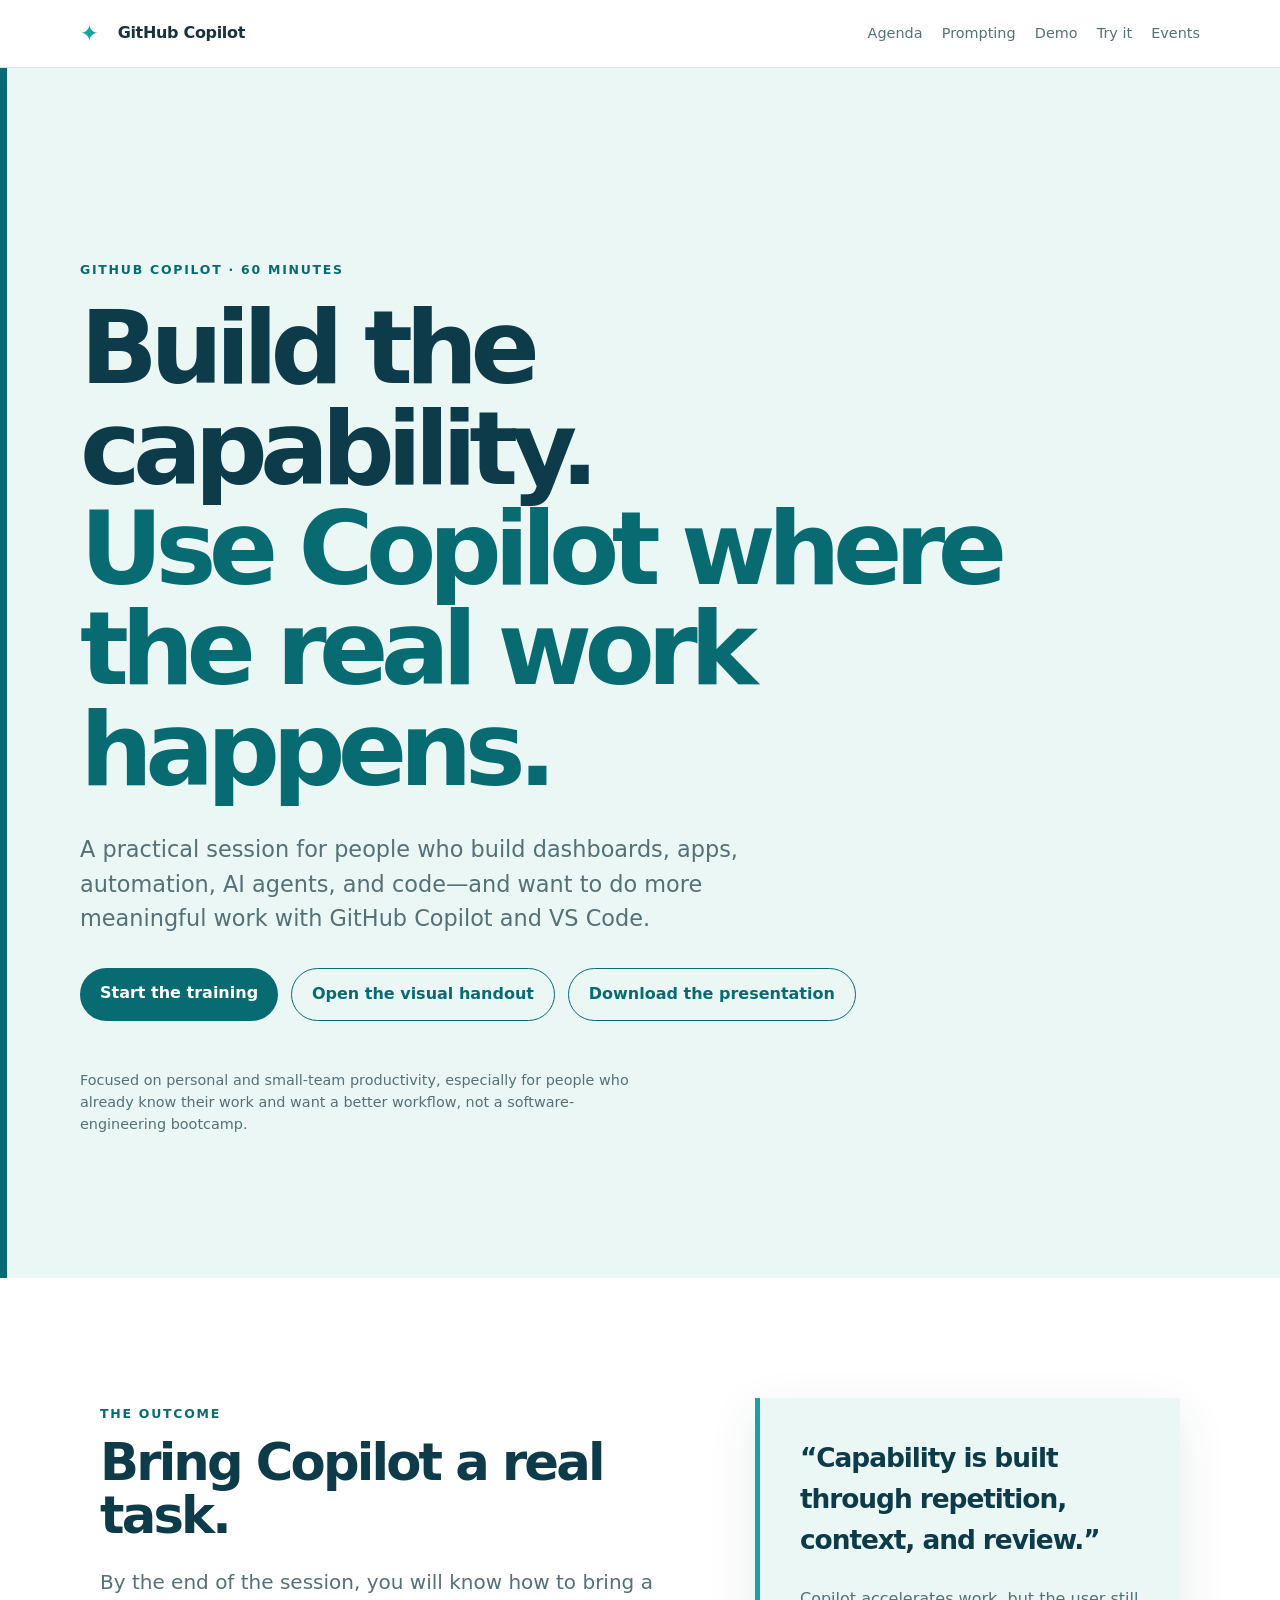
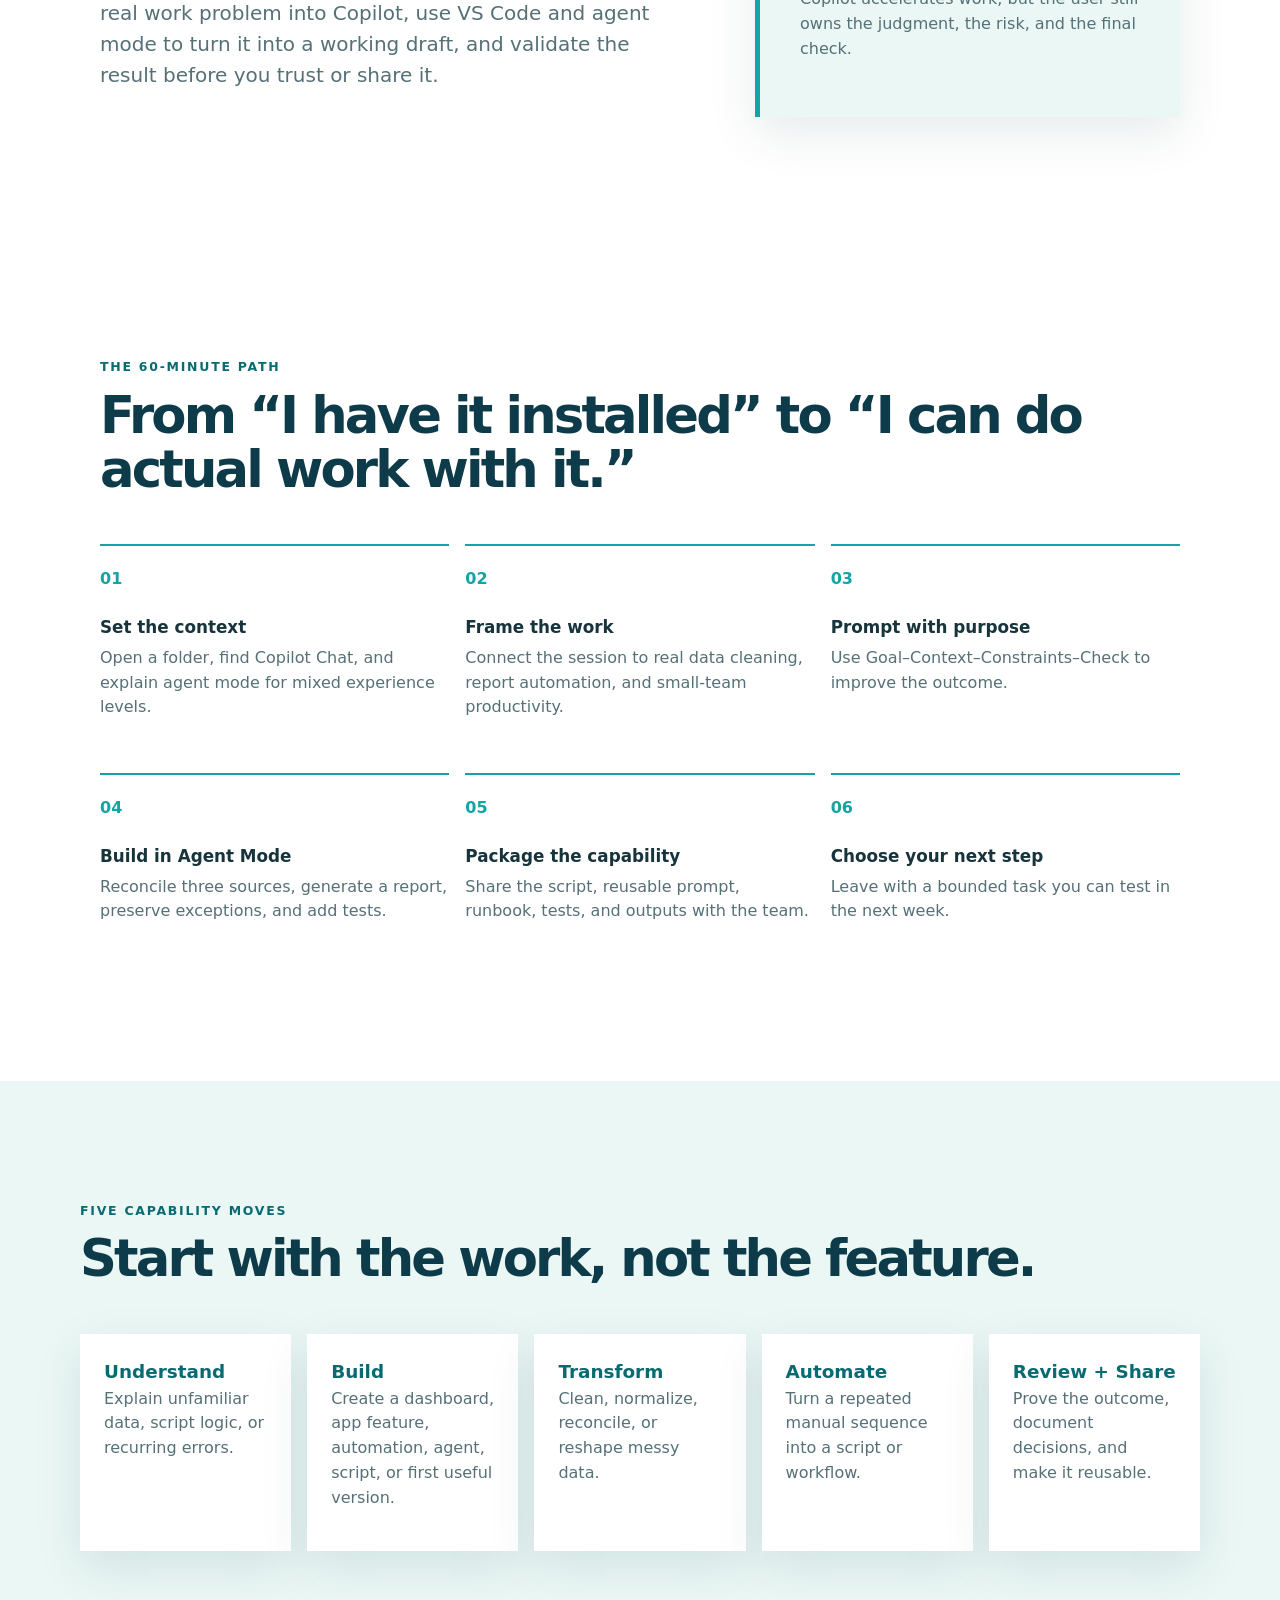
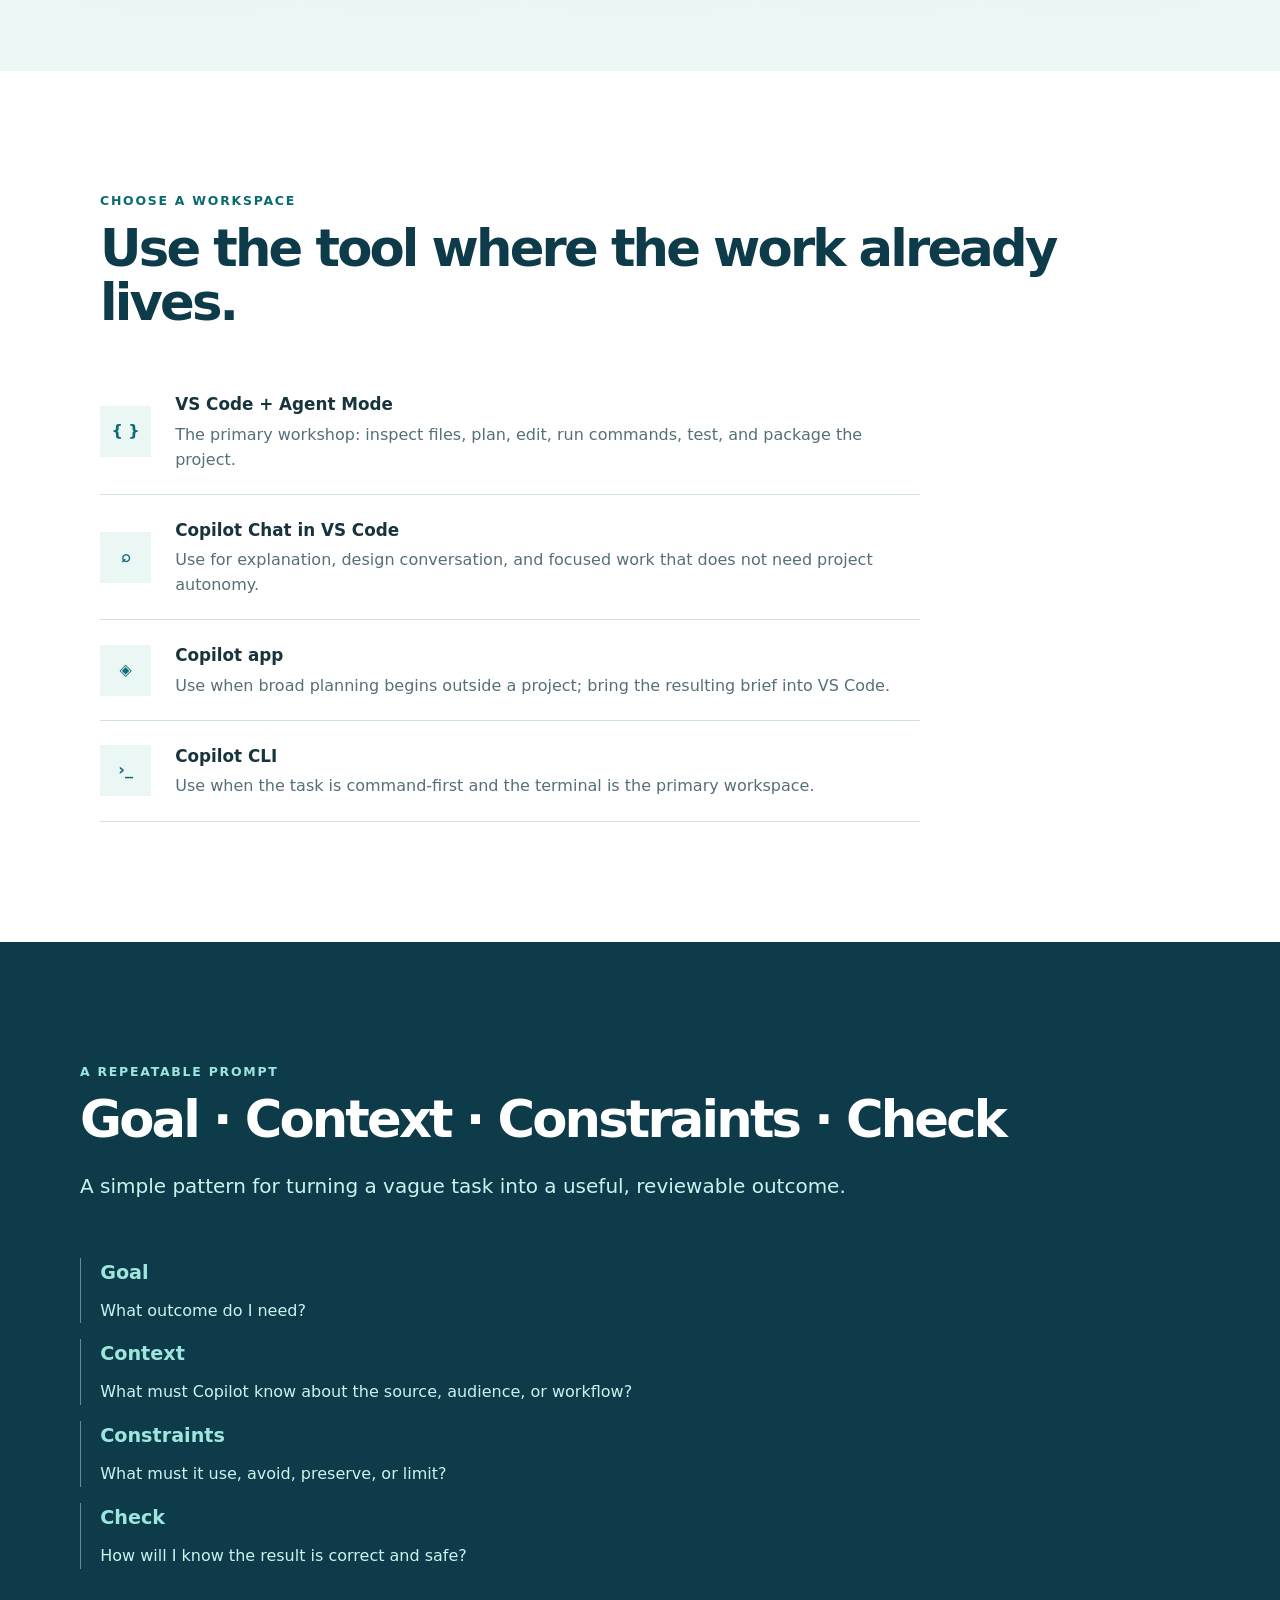
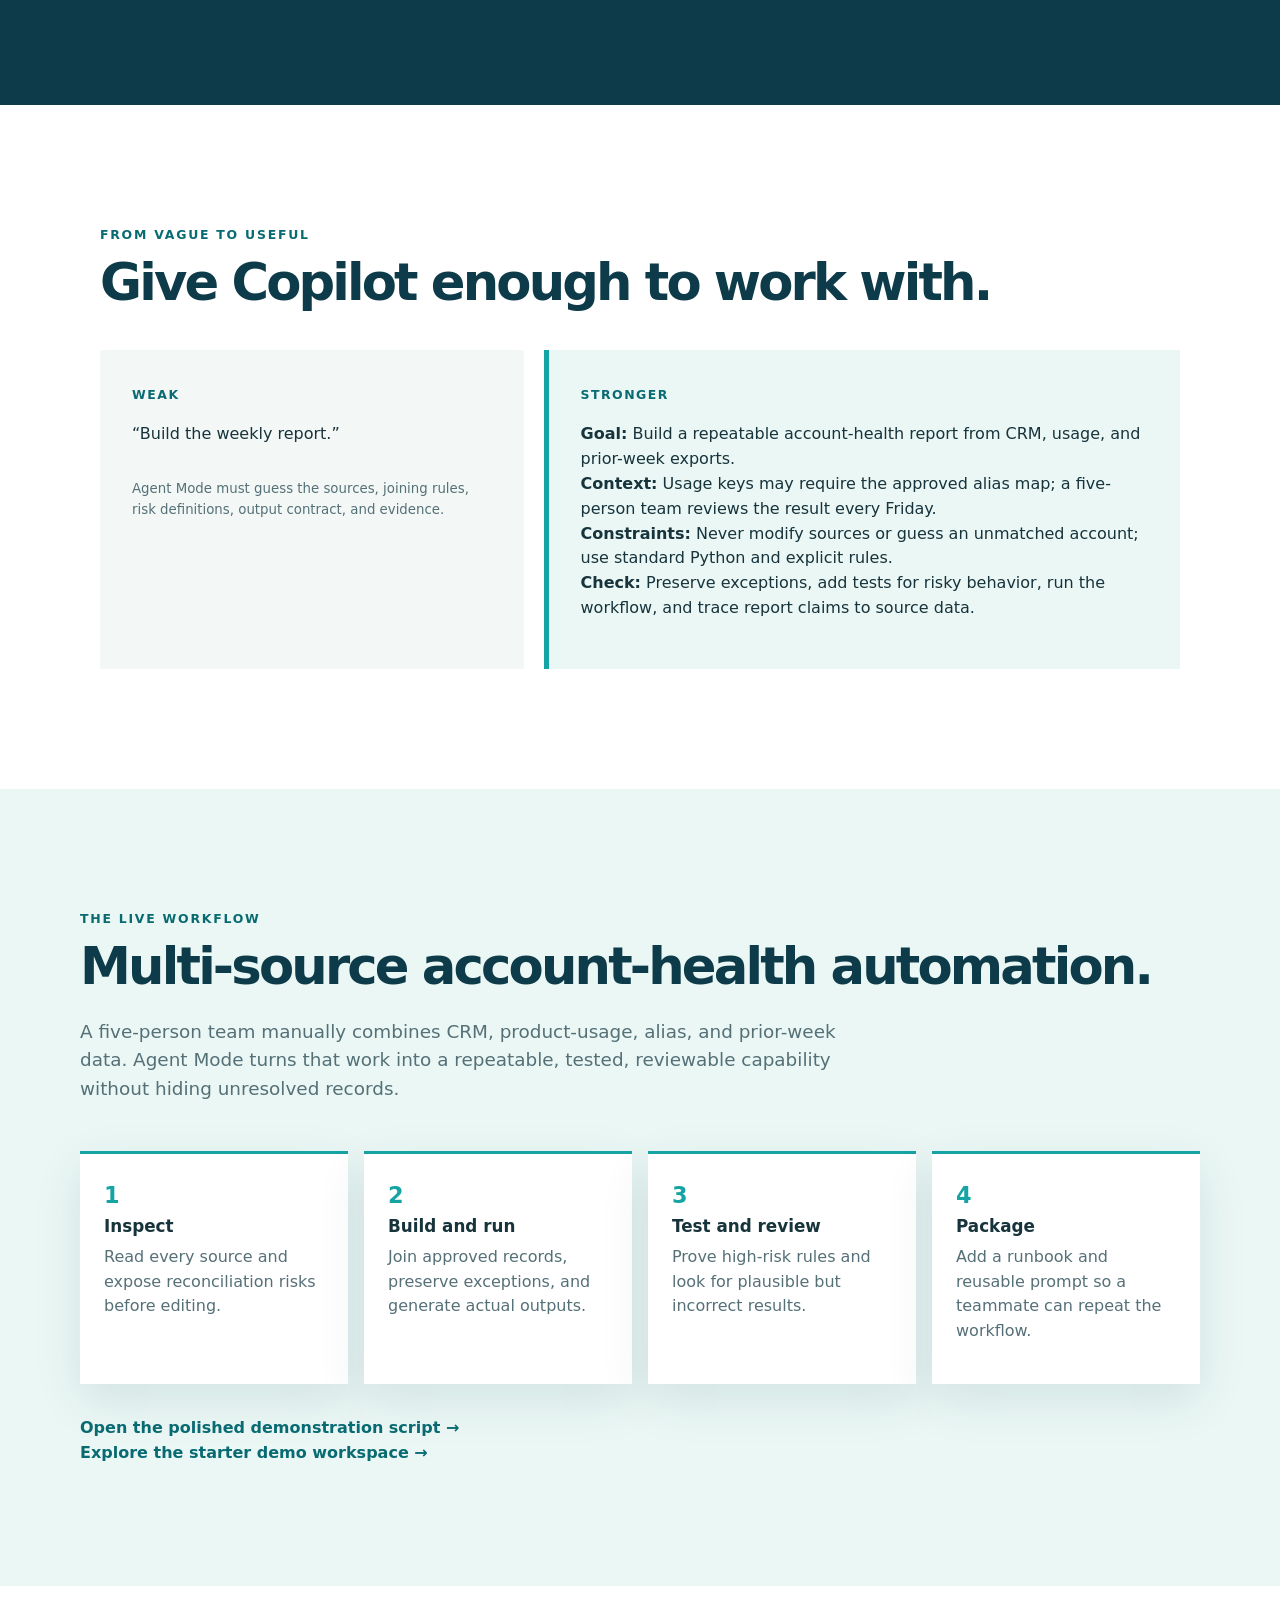
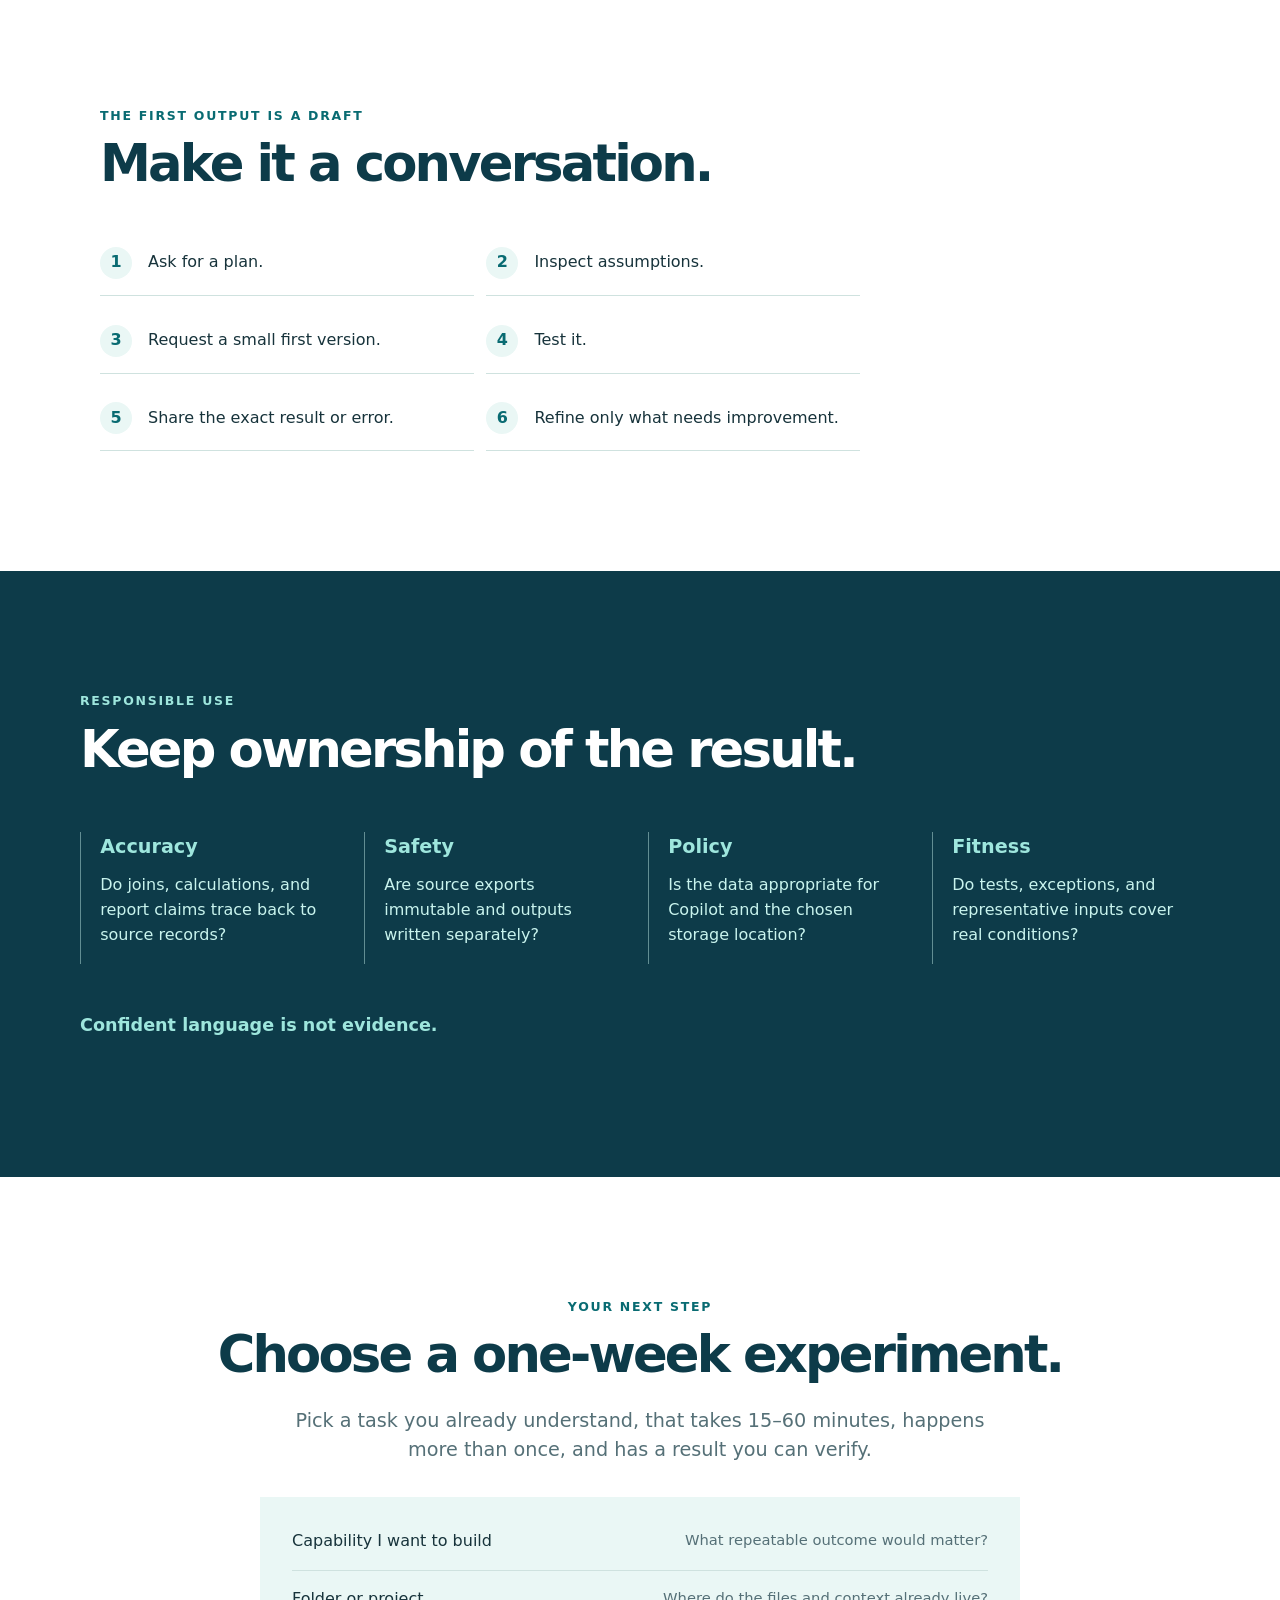
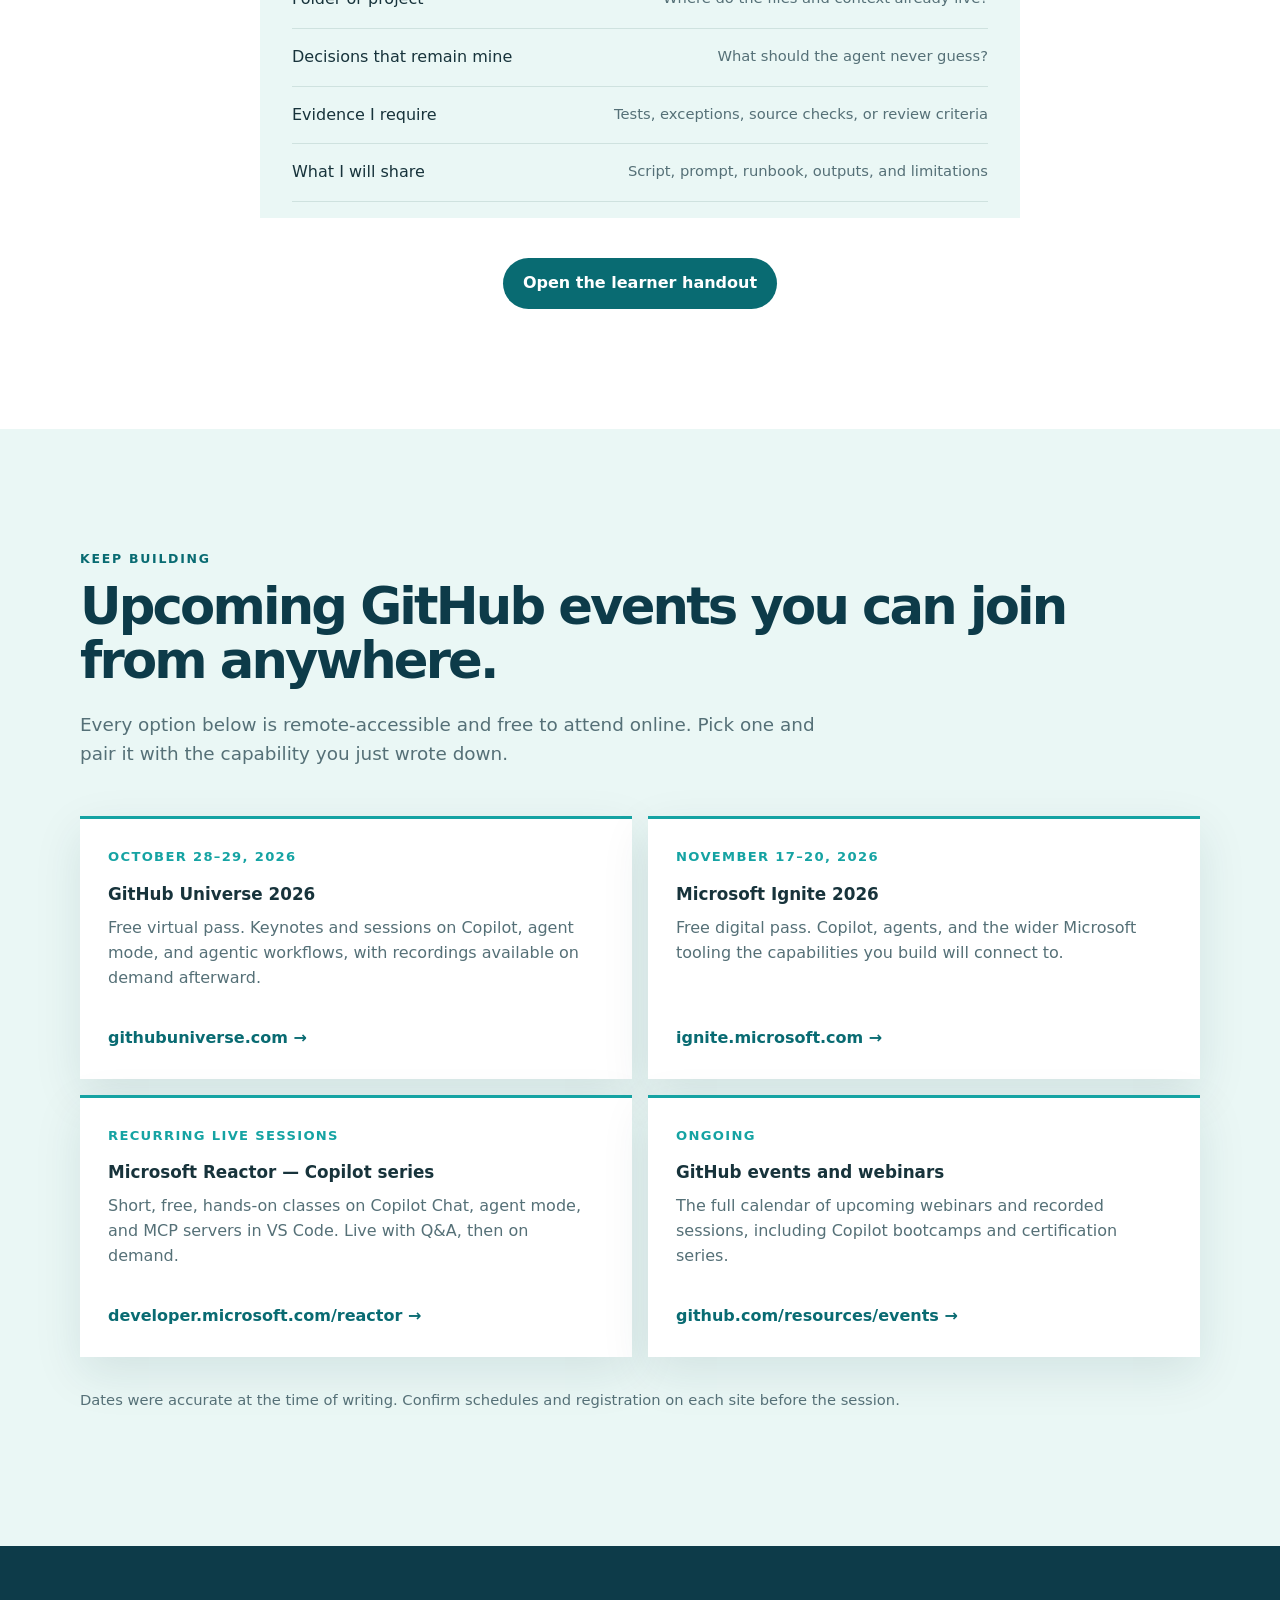
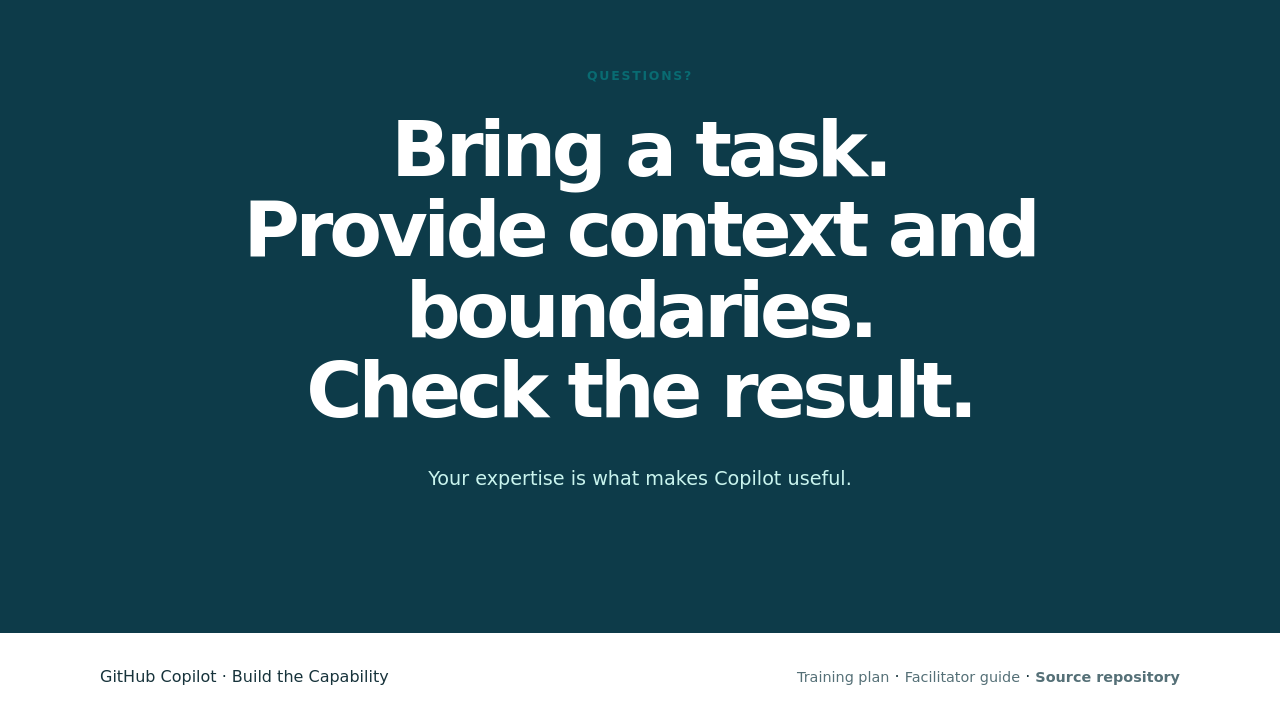
<file: index.html>
<!doctype html>
<html lang="en">
<head>
  <meta charset="utf-8">
  <meta name="viewport" content="width=device-width, initial-scale=1">
  <meta name="description" content="GitHub Copilot — Build the Capability. A one-hour training for people who use GitHub Copilot and VS Code to work faster.">
  <title>GitHub Copilot</title>
  <link rel="stylesheet" href="styles.css">
</head>
<body>
  <header class="site-header">
    <a class="brand" href="#home" aria-label="GitHub Copilot home">
      <span class="brand-mark">✦</span>
      <span>GitHub Copilot</span>
    </a>
    <nav aria-label="Primary navigation">
      <a href="#agenda">Agenda</a>
      <a href="#prompting">Prompting</a>
      <a href="#demo">Demo</a>
      <a href="#experiment">Try it</a>
      <a href="#events">Events</a>
    </nav>
  </header>

  <main>
    <section id="home" class="hero slide-section">
      <div class="hero-accent" aria-hidden="true"></div>
      <div class="eyebrow">GitHub Copilot · 60 minutes</div>
      <h1>Build the capability.<br><span>Use Copilot where the real work happens.</span></h1>
      <p class="hero-lede">A practical session for people who build dashboards, apps, automation, AI agents, and code—and want to do more meaningful work with GitHub Copilot and VS Code.</p>
      <div class="hero-actions">
        <a class="button button-primary" href="#agenda">Start the training</a>
        <a class="button button-secondary" href="learner-handout.html">Open the visual handout</a>
        <a class="button button-secondary" href="github-copilot.pptx">Download the presentation</a>
      </div>
      <p class="hero-note">Focused on personal and small-team productivity, especially for people who already know their work and want a better workflow, not a software-engineering bootcamp.</p>
    </section>

    <section id="outcome" class="slide-section split-section">
      <div>
        <div class="eyebrow">The outcome</div>
        <h2>Bring Copilot a real task.</h2>
        <p>By the end of the session, you will know how to bring a real work problem into Copilot, use VS Code and agent mode to turn it into a working draft, and validate the result before you trust or share it.</p>
      </div>
      <div class="callout-card">
        <p class="quote">“Capability is built through repetition, context, and review.”</p>
        <p>Copilot accelerates work, but the user still owns the judgment, the risk, and the final check.</p>
      </div>
    </section>

    <section id="agenda" class="slide-section">
      <div class="eyebrow">The 60-minute path</div>
      <h2>From “I have it installed” to “I can do actual work with it.”</h2>
      <div class="agenda-grid">
        <article><span>01</span><h3>Set the context</h3><p>Open a folder, find Copilot Chat, and explain agent mode for mixed experience levels.</p></article>
        <article><span>02</span><h3>Frame the work</h3><p>Connect the session to real data cleaning, report automation, and small-team productivity.</p></article>
        <article><span>03</span><h3>Prompt with purpose</h3><p>Use Goal–Context–Constraints–Check to improve the outcome.</p></article>
        <article><span>04</span><h3>Build in Agent Mode</h3><p>Reconcile three sources, generate a report, preserve exceptions, and add tests.</p></article>
        <article><span>05</span><h3>Package the capability</h3><p>Share the script, reusable prompt, runbook, tests, and outputs with the team.</p></article>
        <article><span>06</span><h3>Choose your next step</h3><p>Leave with a bounded task you can test in the next week.</p></article>
      </div>
    </section>

    <section id="patterns" class="slide-section tinted-section">
      <div class="eyebrow">Five capability moves</div>
      <h2>Start with the work, not the feature.</h2>
      <div class="pattern-grid">
        <article class="pattern-card"><strong>Understand</strong><p>Explain unfamiliar data, script logic, or recurring errors.</p></article>
        <article class="pattern-card"><strong>Build</strong><p>Create a dashboard, app feature, automation, agent, script, or first useful version.</p></article>
        <article class="pattern-card"><strong>Transform</strong><p>Clean, normalize, reconcile, or reshape messy data.</p></article>
        <article class="pattern-card"><strong>Automate</strong><p>Turn a repeated manual sequence into a script or workflow.</p></article>
        <article class="pattern-card"><strong>Review + Share</strong><p>Prove the outcome, document decisions, and make it reusable.</p></article>
      </div>
    </section>

    <section id="surfaces" class="slide-section">
      <div class="eyebrow">Choose a workspace</div>
      <h2>Use the tool where the work already lives.</h2>
      <div class="surface-list">
        <div class="surface-row"><span class="surface-icon">{ }</span><div><h3>VS Code + Agent Mode</h3><p>The primary workshop: inspect files, plan, edit, run commands, test, and package the project.</p></div></div>
        <div class="surface-row"><span class="surface-icon">⌕</span><div><h3>Copilot Chat in VS Code</h3><p>Use for explanation, design conversation, and focused work that does not need project autonomy.</p></div></div>
        <div class="surface-row"><span class="surface-icon">◈</span><div><h3>Copilot app</h3><p>Use when broad planning begins outside a project; bring the resulting brief into VS Code.</p></div></div>
        <div class="surface-row"><span class="surface-icon">›_</span><div><h3>Copilot CLI</h3><p>Use when the task is command-first and the terminal is the primary workspace.</p></div></div>
      </div>
    </section>

    <section id="prompting" class="slide-section dark-section">
      <div class="eyebrow">A repeatable prompt</div>
      <h2>Goal · Context · Constraints · Check</h2>
      <p class="dark-lede">A simple pattern for turning a vague task into a useful, reviewable outcome.</p>
      <div class="prompt-grid">
        <div><span>Goal</span><p>What outcome do I need?</p></div>
        <div><span>Context</span><p>What must Copilot know about the source, audience, or workflow?</p></div>
        <div><span>Constraints</span><p>What must it use, avoid, preserve, or limit?</p></div>
        <div><span>Check</span><p>How will I know the result is correct and safe?</p></div>
      </div>
    </section>

    <section id="example" class="slide-section">
      <div class="eyebrow">From vague to useful</div>
      <h2>Give Copilot enough to work with.</h2>
      <div class="comparison">
        <div class="comparison-card weak"><span class="label">Weak</span><p>“Build the weekly report.”</p><small>Agent Mode must guess the sources, joining rules, risk definitions, output contract, and evidence.</small></div>
        <div class="comparison-card strong"><span class="label">Stronger</span><p><b>Goal:</b> Build a repeatable account-health report from CRM, usage, and prior-week exports.<br><b>Context:</b> Usage keys may require the approved alias map; a five-person team reviews the result every Friday.<br><b>Constraints:</b> Never modify sources or guess an unmatched account; use standard Python and explicit rules.<br><b>Check:</b> Preserve exceptions, add tests for risky behavior, run the workflow, and trace report claims to source data.</p></div>
      </div>
    </section>

    <section id="demo" class="slide-section tinted-section">
      <div class="eyebrow">The live workflow</div>
      <h2>Multi-source account-health automation.</h2>
      <p class="section-intro">A five-person team manually combines CRM, product-usage, alias, and prior-week data. Agent Mode turns that work into a repeatable, tested, reviewable capability without hiding unresolved records.</p>
      <div class="workflow">
        <div><b>1</b><h3>Inspect</h3><p>Read every source and expose reconciliation risks before editing.</p></div>
        <div><b>2</b><h3>Build and run</h3><p>Join approved records, preserve exceptions, and generate actual outputs.</p></div>
        <div><b>3</b><h3>Test and review</h3><p>Prove high-risk rules and look for plausible but incorrect results.</p></div>
        <div><b>4</b><h3>Package</h3><p>Add a runbook and reusable prompt so a teammate can repeat the workflow.</p></div>
      </div>
      <a class="text-link" href="demo-script.html">Open the polished demonstration script →</a><br>
      <a class="text-link" href="demo-workspace/DEMO-BRIEF.html">Explore the starter demo workspace →</a>
    </section>

    <section id="conversation" class="slide-section">
      <div class="eyebrow">The first output is a draft</div>
      <h2>Make it a conversation.</h2>
      <div class="steps">
        <span><b>1</b>Ask for a plan.</span>
        <span><b>2</b>Inspect assumptions.</span>
        <span><b>3</b>Request a small first version.</span>
        <span><b>4</b>Test it.</span>
        <span><b>5</b>Share the exact result or error.</span>
        <span><b>6</b>Refine only what needs improvement.</span>
      </div>
    </section>

    <section id="trust" class="slide-section dark-section">
      <div class="eyebrow">Responsible use</div>
      <h2>Keep ownership of the result.</h2>
      <div class="trust-grid">
        <div><span>Accuracy</span><p>Do joins, calculations, and report claims trace back to source records?</p></div>
        <div><span>Safety</span><p>Are source exports immutable and outputs written separately?</p></div>
        <div><span>Policy</span><p>Is the data appropriate for Copilot and the chosen storage location?</p></div>
        <div><span>Fitness</span><p>Do tests, exceptions, and representative inputs cover real conditions?</p></div>
      </div>
      <p class="warning">Confident language is not evidence.</p>
    </section>

    <section id="experiment" class="slide-section experiment-section">
      <div class="eyebrow">Your next step</div>
      <h2>Choose a one-week experiment.</h2>
      <p>Pick a task you already understand, that takes 15–60 minutes, happens more than once, and has a result you can verify.</p>
      <div class="experiment-card">
        <label>Capability I want to build <span>What repeatable outcome would matter?</span></label>
        <label>Folder or project <span>Where do the files and context already live?</span></label>
        <label>Decisions that remain mine <span>What should the agent never guess?</span></label>
        <label>Evidence I require <span>Tests, exceptions, source checks, or review criteria</span></label>
        <label>What I will share <span>Script, prompt, runbook, outputs, and limitations</span></label>
      </div>
      <a class="button button-primary" href="learner-handout.html">Open the learner handout</a>
    </section>

    <section id="events" class="slide-section tinted-section">
      <div class="eyebrow">Keep building</div>
      <h2>Upcoming GitHub events you can join from anywhere.</h2>
      <p class="section-intro">Every option below is remote-accessible and free to attend online. Pick one and pair it with the capability you just wrote down.</p>
      <div class="events-grid">
        <article class="event-card">
          <span class="event-date">October 28–29, 2026</span>
          <h3>GitHub Universe 2026</h3>
          <p>Free virtual pass. Keynotes and sessions on Copilot, agent mode, and agentic workflows, with recordings available on demand afterward.</p>
          <a class="text-link" href="https://githubuniverse.com" target="_blank" rel="noopener">githubuniverse.com →</a>
        </article>
        <article class="event-card">
          <span class="event-date">November 17–20, 2026</span>
          <h3>Microsoft Ignite 2026</h3>
          <p>Free digital pass. Copilot, agents, and the wider Microsoft tooling the capabilities you build will connect to.</p>
          <a class="text-link" href="https://ignite.microsoft.com" target="_blank" rel="noopener">ignite.microsoft.com →</a>
        </article>
        <article class="event-card">
          <span class="event-date">Recurring live sessions</span>
          <h3>Microsoft Reactor — Copilot series</h3>
          <p>Short, free, hands-on classes on Copilot Chat, agent mode, and MCP servers in VS Code. Live with Q&amp;A, then on demand.</p>
          <a class="text-link" href="https://developer.microsoft.com/reactor" target="_blank" rel="noopener">developer.microsoft.com/reactor →</a>
        </article>
        <article class="event-card">
          <span class="event-date">Ongoing</span>
          <h3>GitHub events and webinars</h3>
          <p>The full calendar of upcoming webinars and recorded sessions, including Copilot bootcamps and certification series.</p>
          <a class="text-link" href="https://github.com/resources/events" target="_blank" rel="noopener">github.com/resources/events →</a>
        </article>
      </div>
      <p class="events-note">Dates were accurate at the time of writing. Confirm schedules and registration on each site before the session.</p>
    </section>

    <section class="closing slide-section">
      <div class="eyebrow">Questions?</div>
      <h2>Bring a task.<br>Provide context and boundaries.<br>Check the result.</h2>
      <p>Your expertise is what makes Copilot useful.</p>
    </section>
  </main>

  <footer class="site-footer">
    <span>GitHub Copilot · Build the Capability</span>
    <span><a href="training-plan.md">Training plan</a> · <a href="facilitator-guide.html">Facilitator guide</a> · <a class="repo-link" href="https://github.com/beardofedu/github-copilot-professional-productivity-training" target="_blank" rel="noopener">Source repository</a></span>
  </footer>
</body>
</html>
</file>
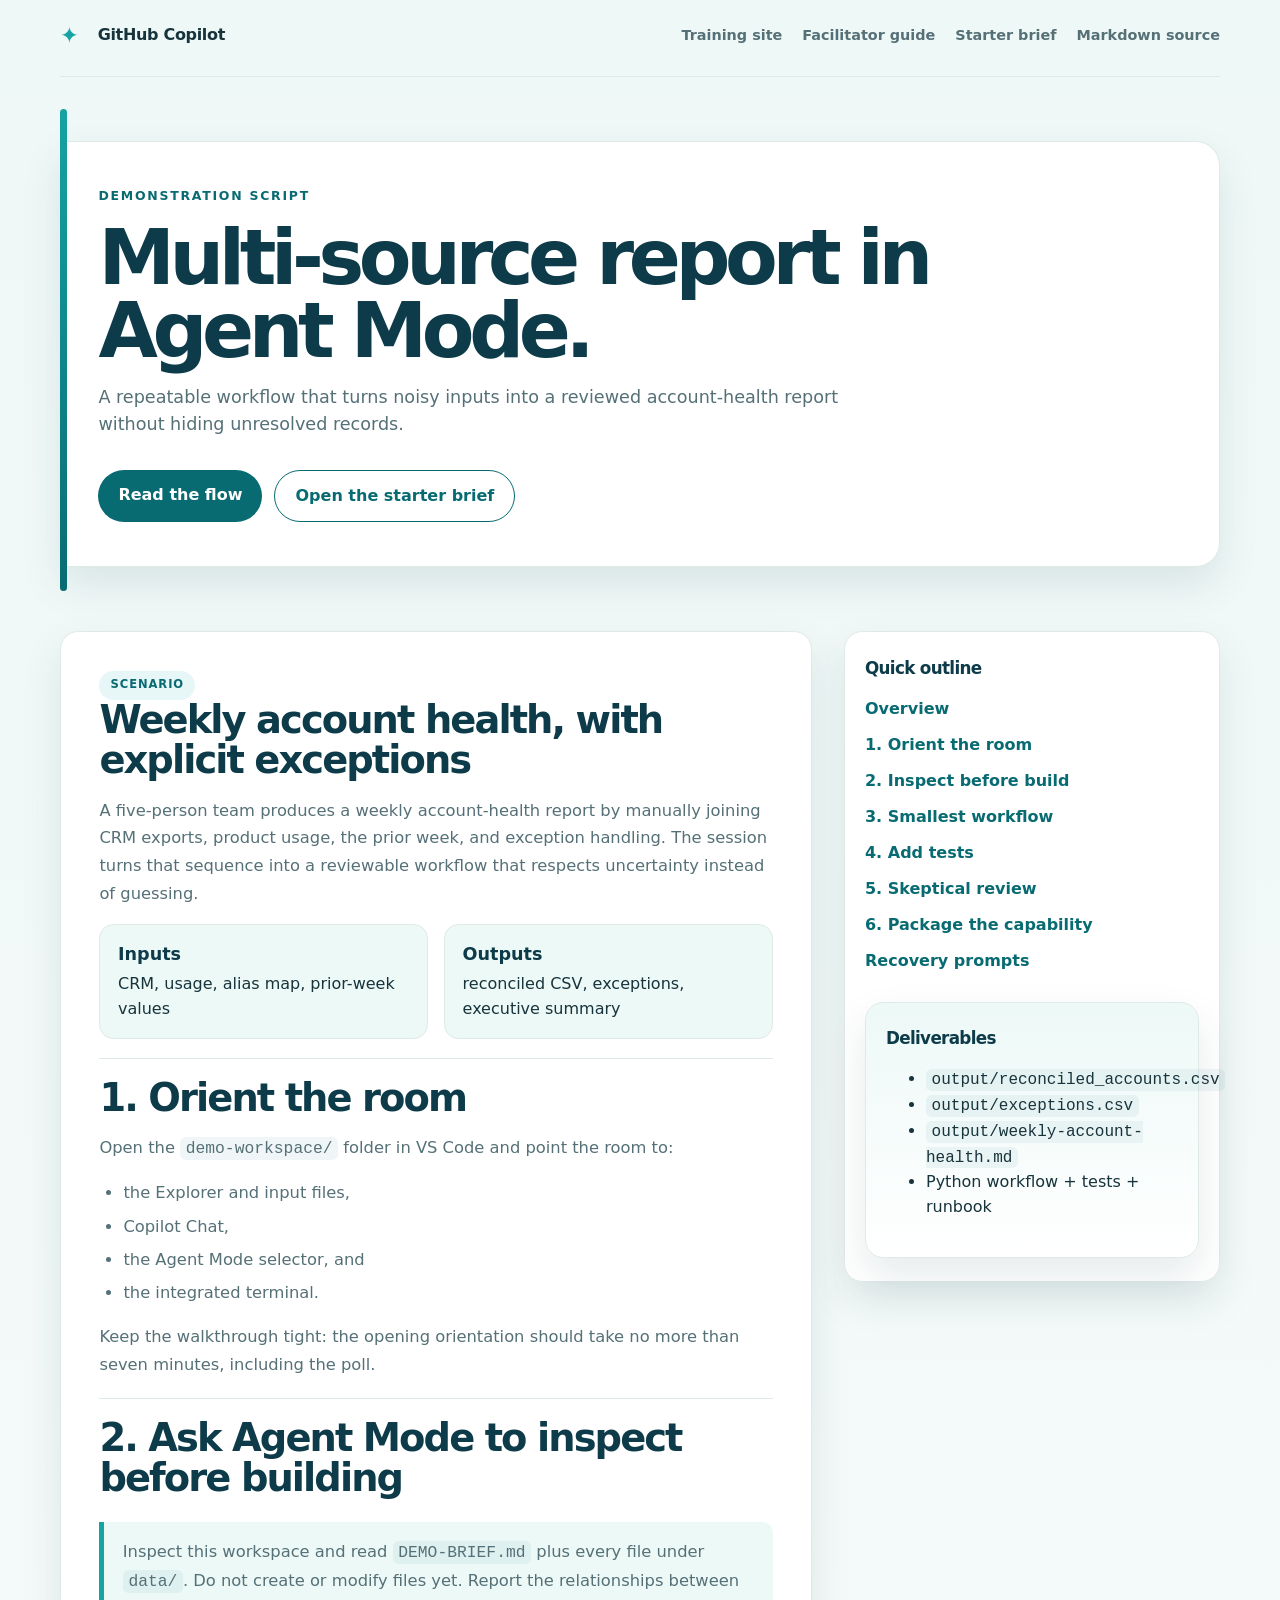
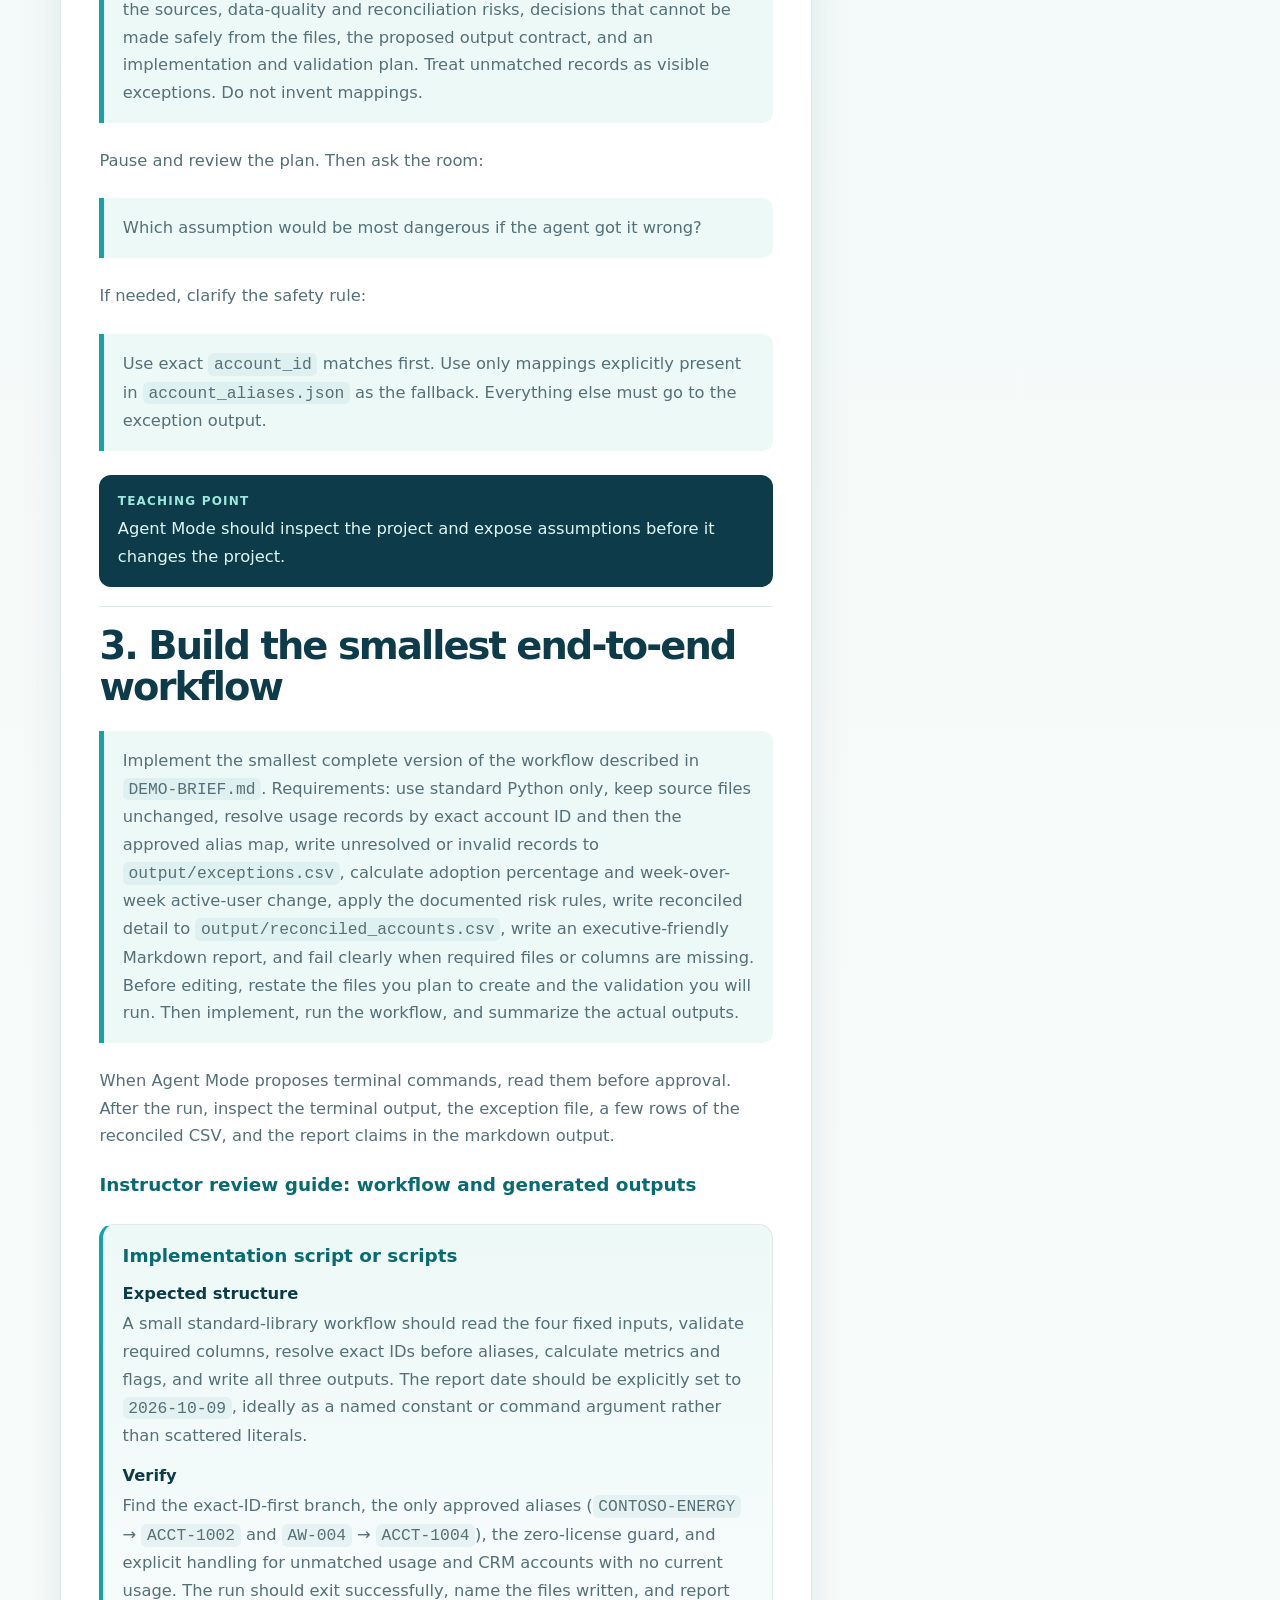
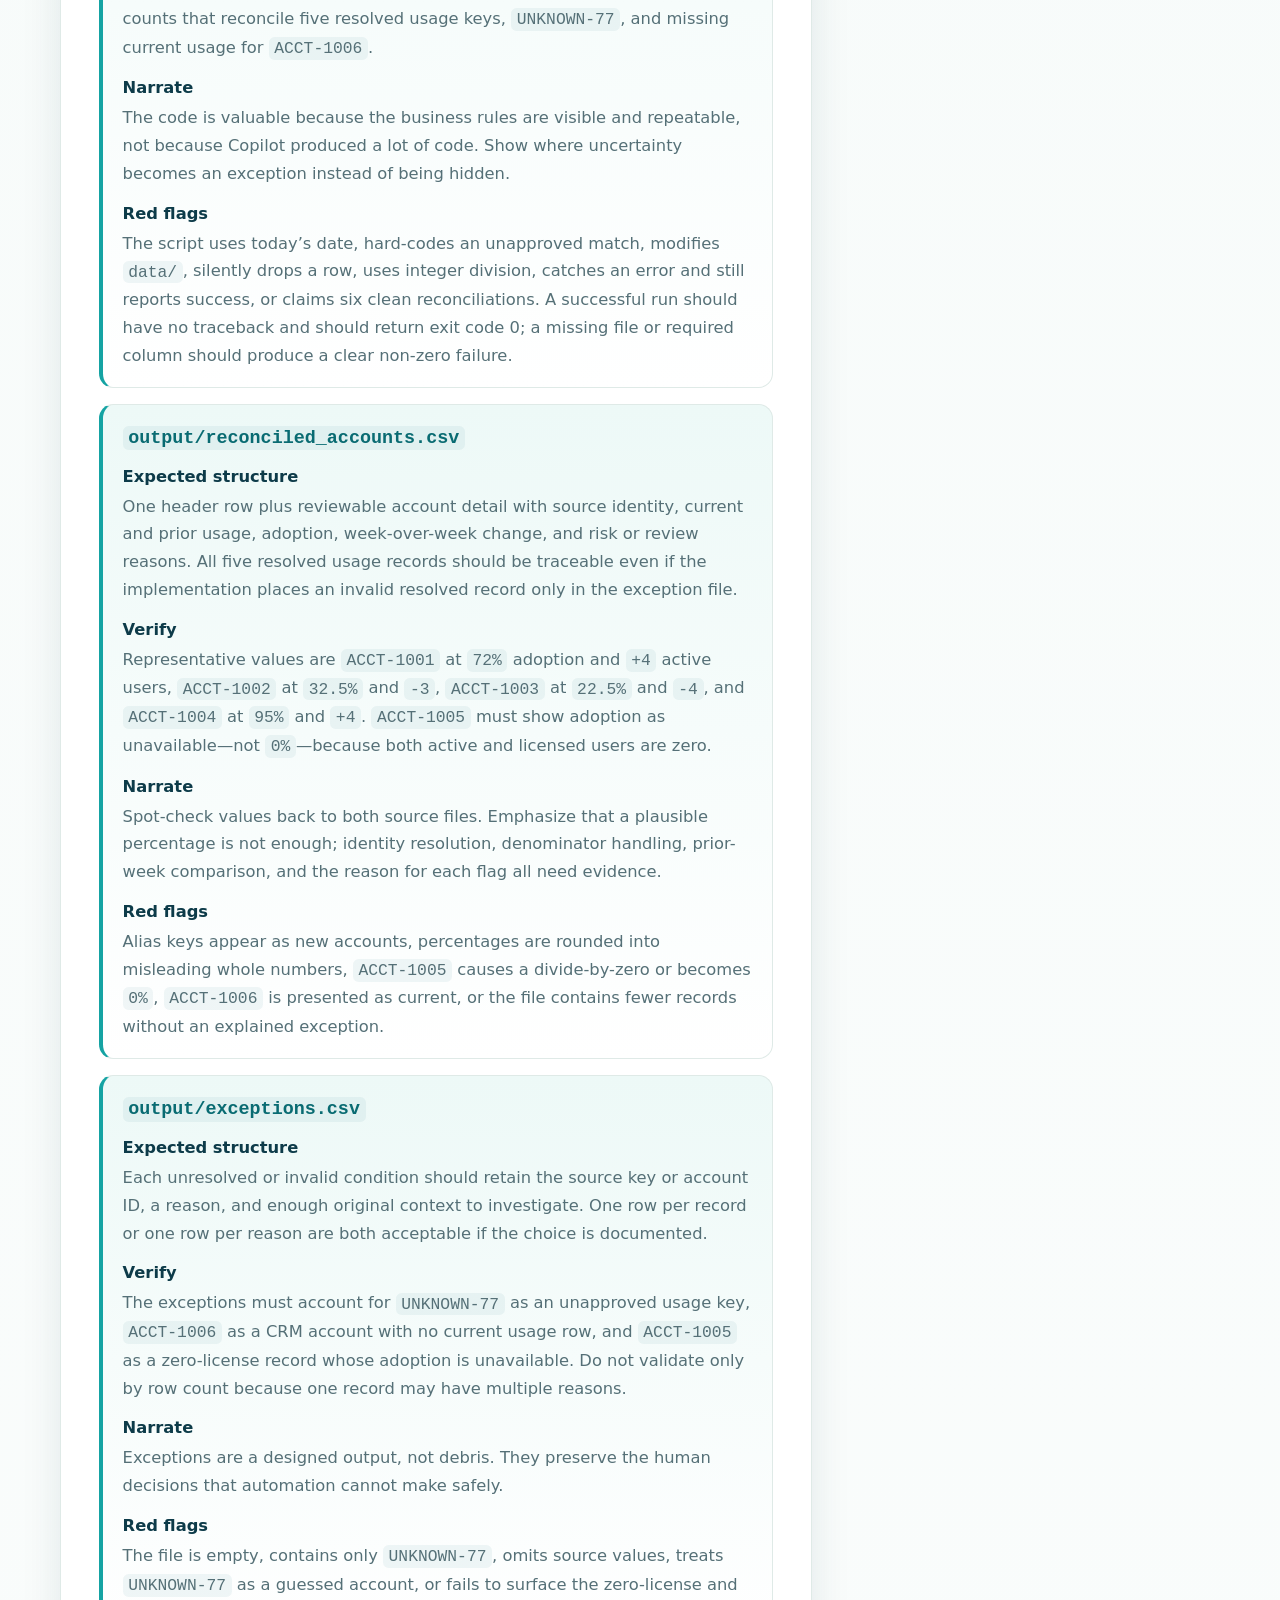
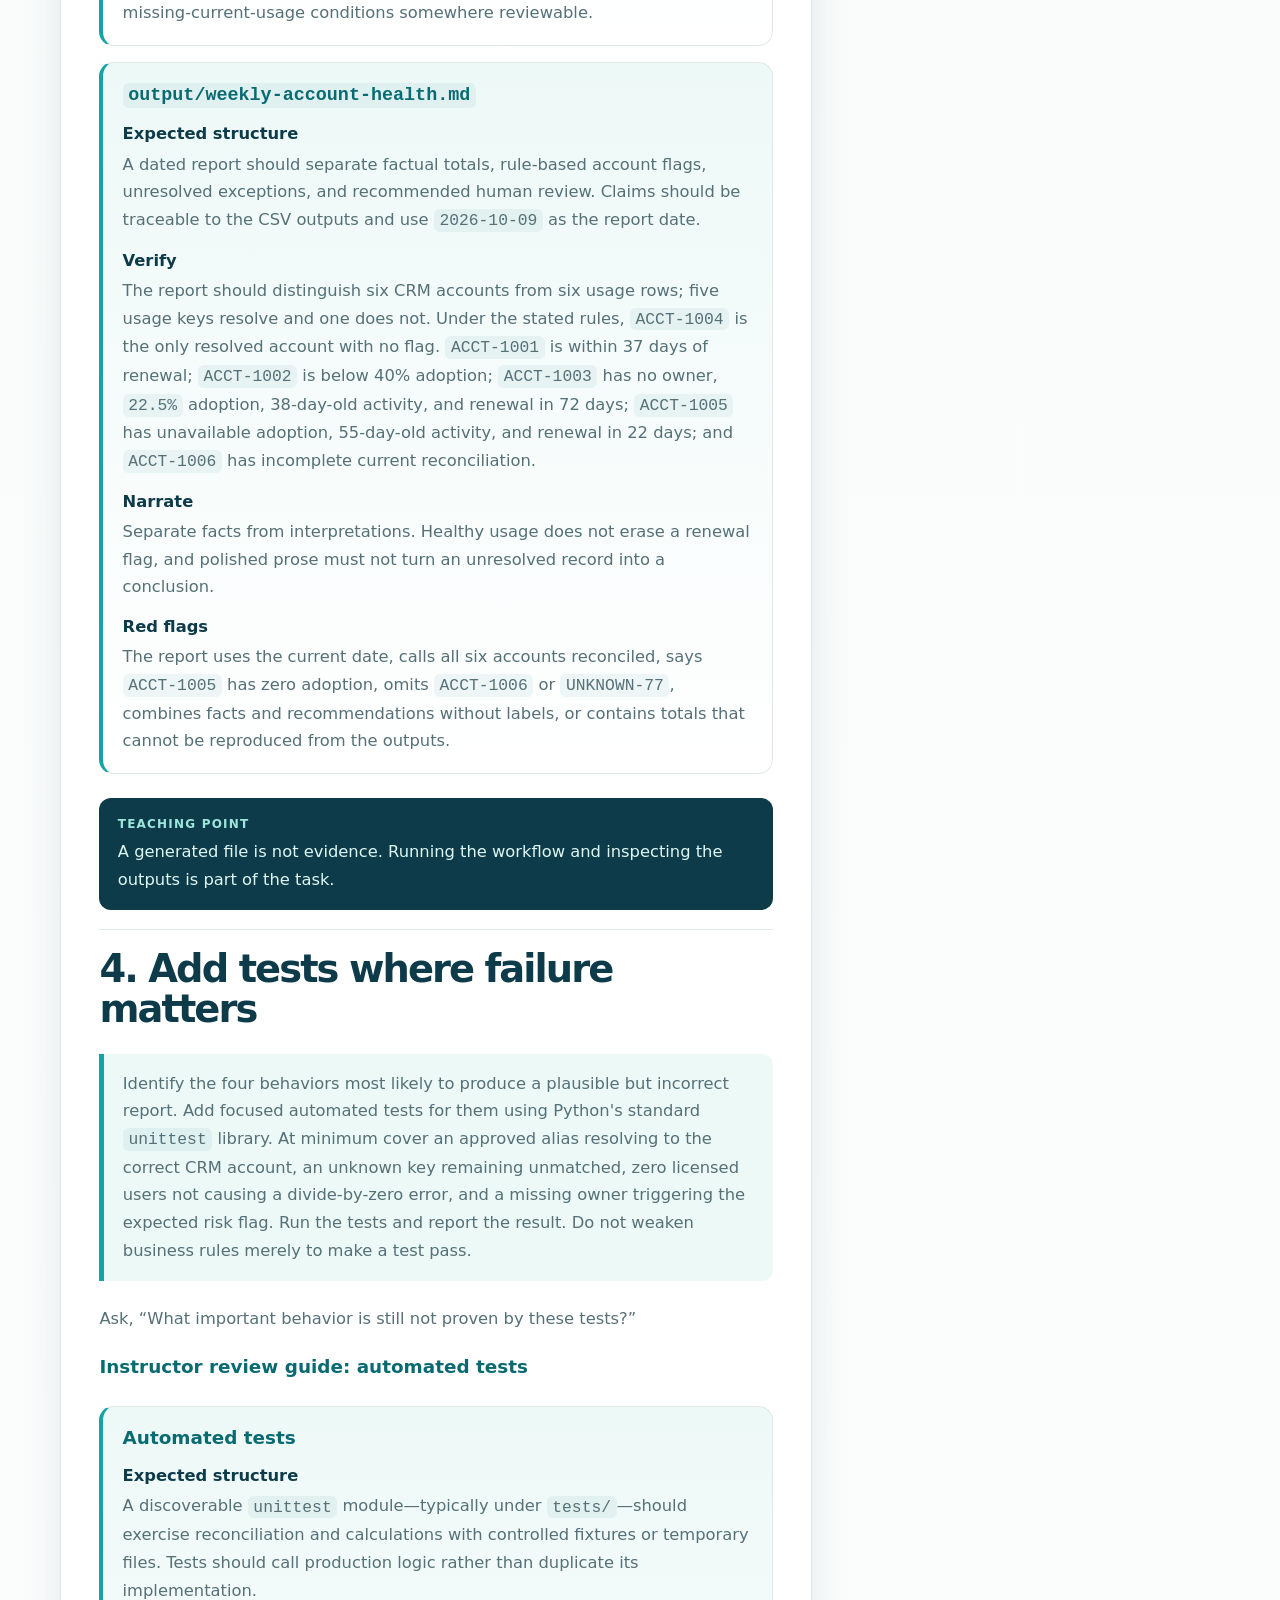
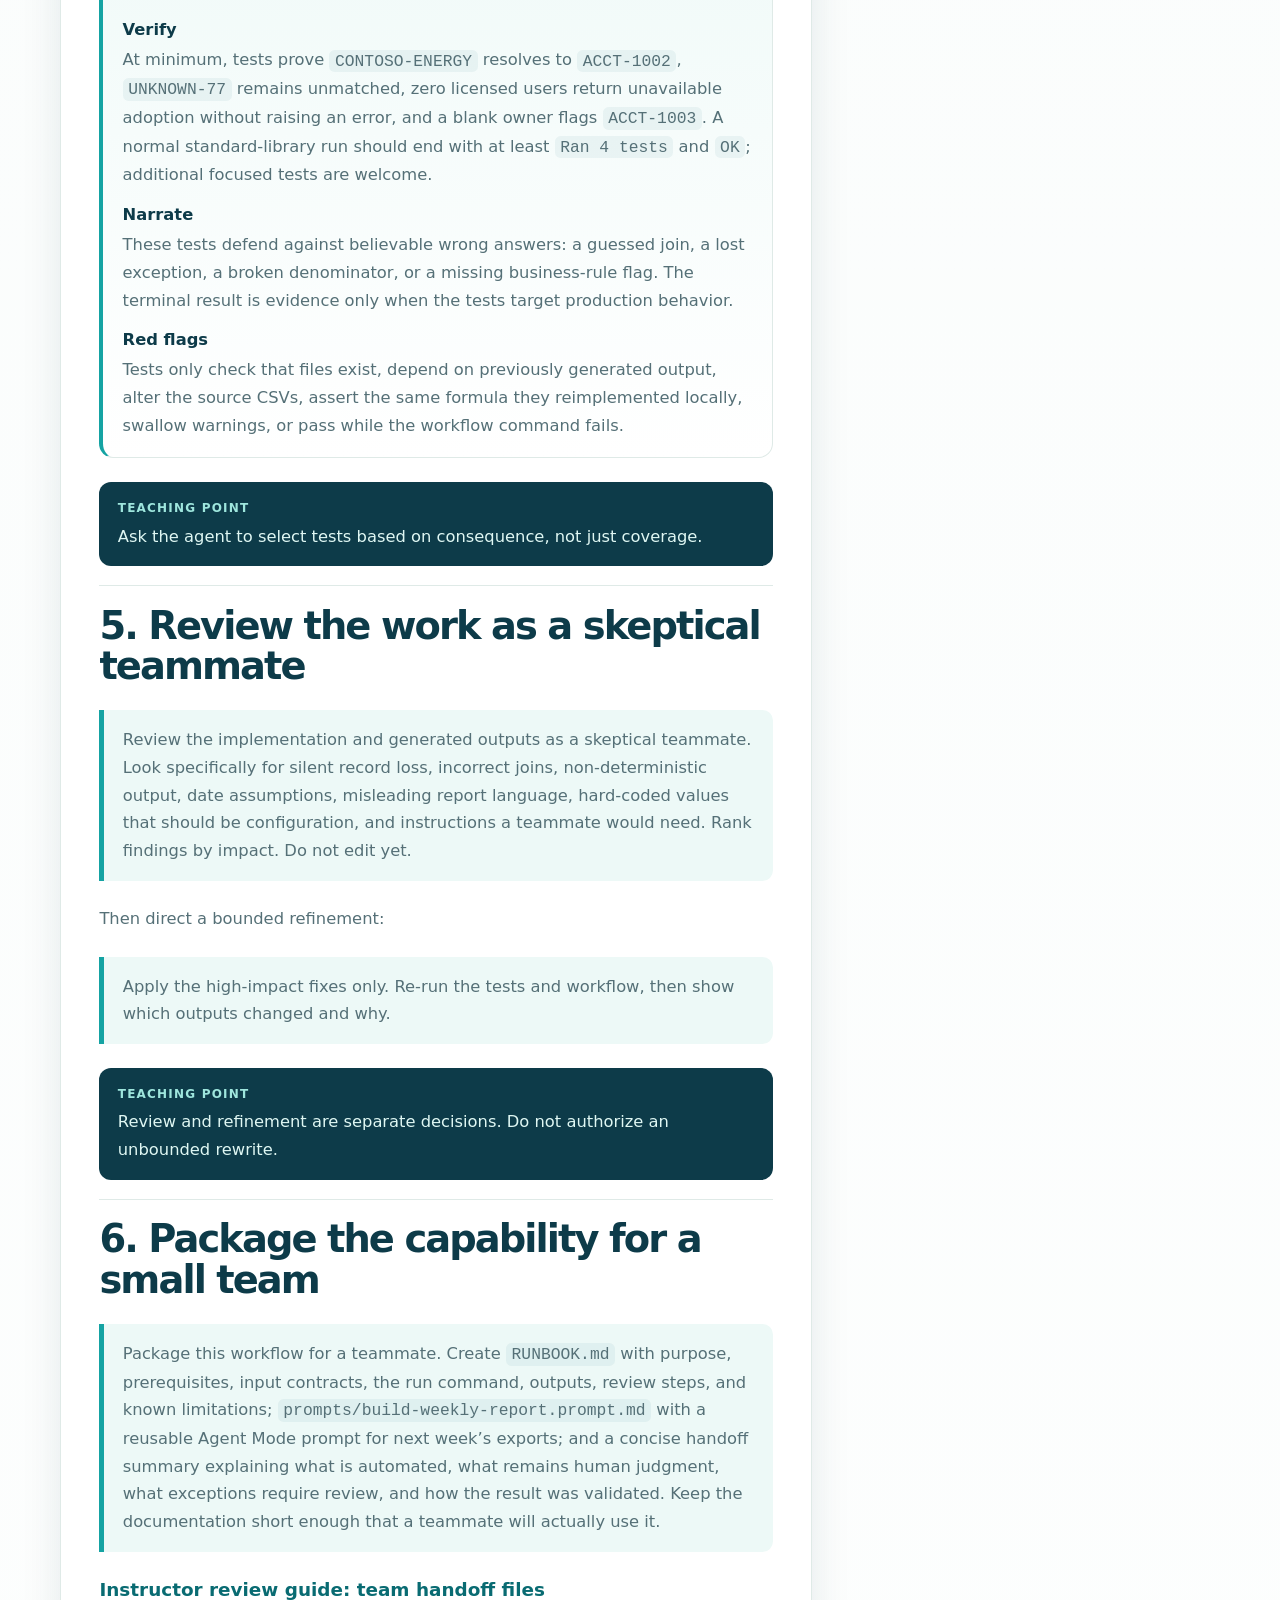
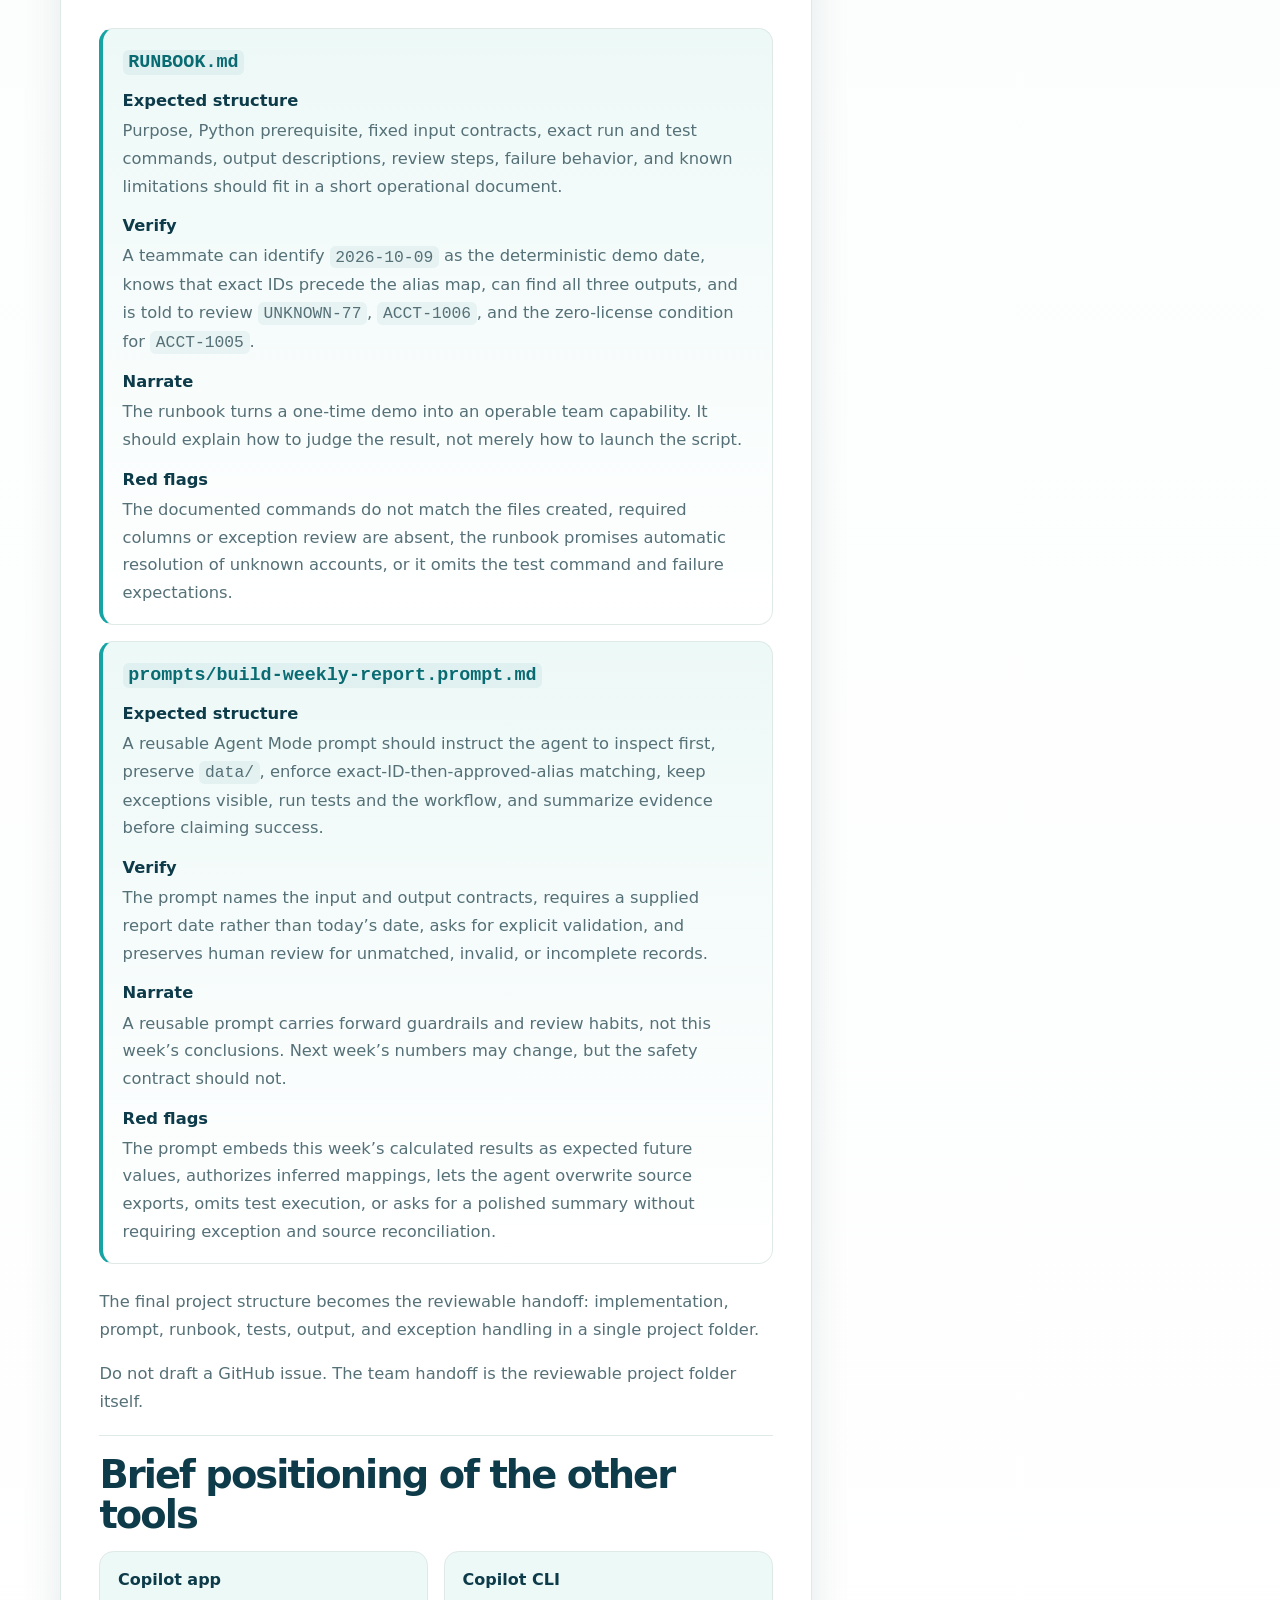
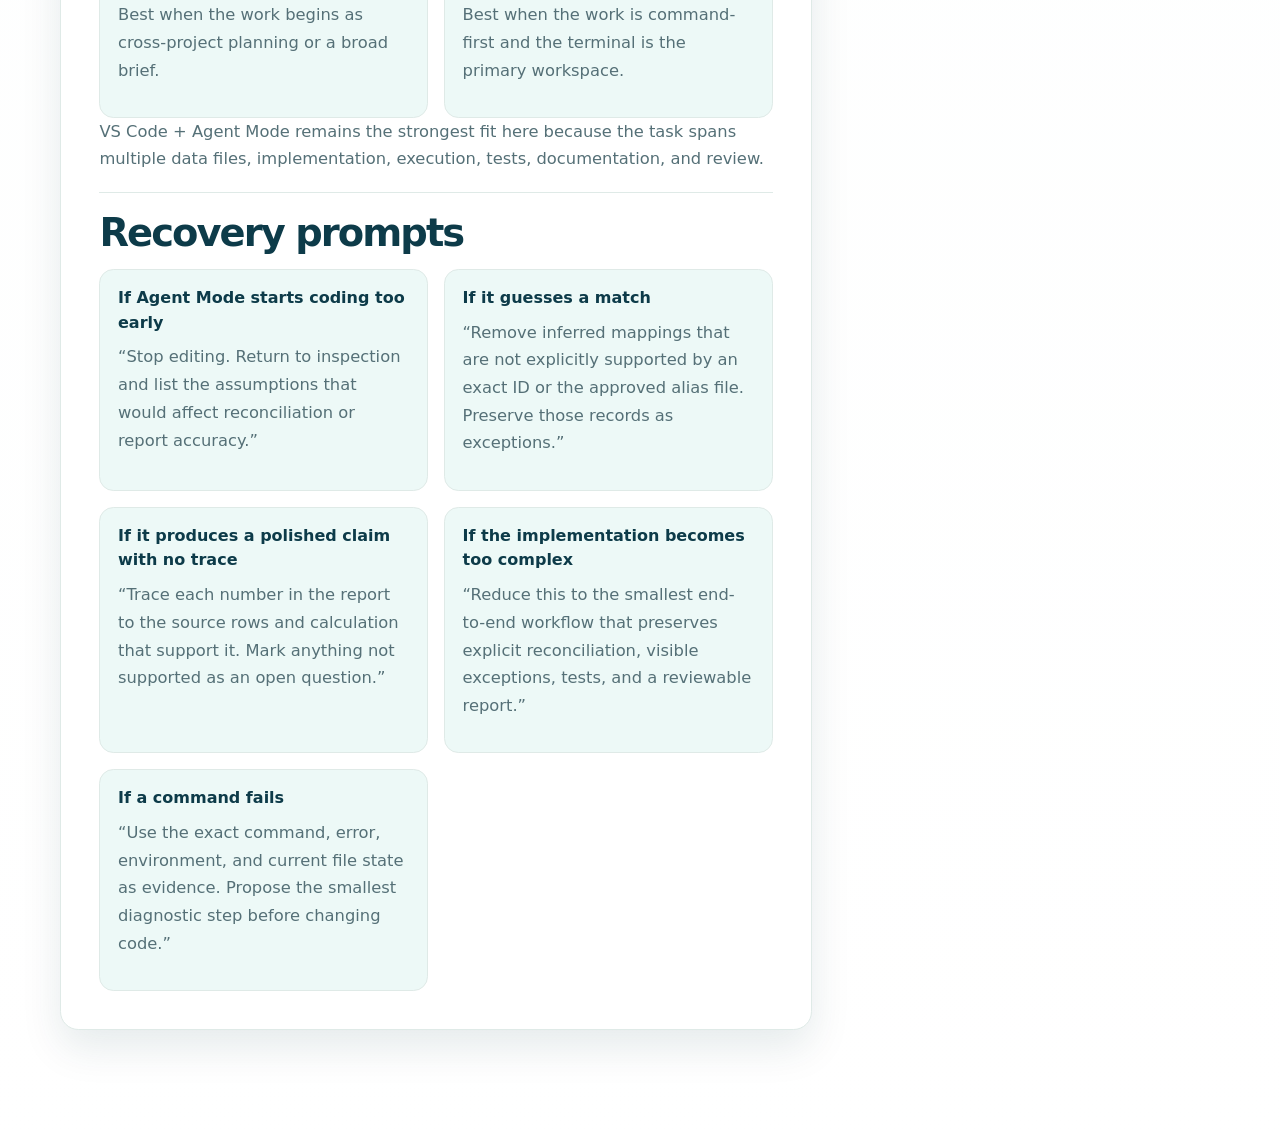
<file: demo-script.html>
<!doctype html>
<html lang="en">
<head>
  <meta charset="utf-8">
  <meta name="viewport" content="width=device-width, initial-scale=1">
  <meta name="description" content="Demonstration script for the GitHub Copilot training: multi-source report workflow in Agent Mode.">
  <title>Demonstration Script · GitHub Copilot</title>
  <link rel="stylesheet" href="styles.css">
  <link rel="stylesheet" href="demo-pages.css">
</head>
<body class="demo-page">
  <div class="demo-shell">
    <header class="demo-header" aria-label="Main navigation">
      <a class="brand" href="index.html" aria-label="GitHub Copilot home">
        <span class="brand-mark">✦</span>
        <span>GitHub Copilot</span>
      </a>
      <nav>
        <a href="index.html">Training site</a>
        <a href="facilitator-guide.html">Facilitator guide</a>
        <a href="demo-workspace/DEMO-BRIEF.html">Starter brief</a>
        <a href="demo-script.md">Markdown source</a>
      </nav>
    </header>

    <main>
      <section class="demo-hero">
        <div class="demo-hero-inner">
          <div class="demo-kicker">Demonstration script</div>
          <h1>Multi-source report in Agent Mode.</h1>
          <p>A repeatable workflow that turns noisy inputs into a reviewed account-health report without hiding unresolved records.</p>
          <div class="demo-hero-actions">
            <a class="button button-primary" href="#overview">Read the flow</a>
            <a class="button button-secondary" href="demo-workspace/DEMO-BRIEF.html">Open the starter brief</a>
          </div>
        </div>
      </section>

      <div class="demo-page-grid">
        <article class="article-panel" id="overview">
          <section>
            <div class="badge">Scenario</div>
            <h2>Weekly account health, with explicit exceptions</h2>
            <p>A five-person team produces a weekly account-health report by manually joining CRM exports, product usage, the prior week, and exception handling. The session turns that sequence into a reviewable workflow that respects uncertainty instead of guessing.</p>
            <div class="metric-grid">
              <div class="stat"><strong>Inputs</strong> CRM, usage, alias map, prior-week values</div>
              <div class="stat"><strong>Outputs</strong> reconciled CSV, exceptions, executive summary</div>
            </div>
          </section>

          <section id="orient">
            <h2>1. Orient the room</h2>
            <p>Open the <span class="inline-code">demo-workspace/</span> folder in VS Code and point the room to:</p>
            <ul>
              <li>the Explorer and input files,</li>
              <li>Copilot Chat,</li>
              <li>the Agent Mode selector, and</li>
              <li>the integrated terminal.</li>
            </ul>
            <p>Keep the walkthrough tight: the opening orientation should take no more than seven minutes, including the poll.</p>
          </section>

          <section id="inspect">
            <h2>2. Ask Agent Mode to inspect before building</h2>
            <blockquote>
              Inspect this workspace and read <span class="inline-code">DEMO-BRIEF.md</span> plus every file under <span class="inline-code">data/</span>. Do not create or modify files yet. Report the relationships between the sources, data-quality and reconciliation risks, decisions that cannot be made safely from the files, the proposed output contract, and an implementation and validation plan. Treat unmatched records as visible exceptions. Do not invent mappings.
            </blockquote>
            <p>Pause and review the plan. Then ask the room:</p>
            <blockquote>Which assumption would be most dangerous if the agent got it wrong?</blockquote>
            <p>If needed, clarify the safety rule:</p>
            <blockquote>Use exact <span class="inline-code">account_id</span> matches first. Use only mappings explicitly present in <span class="inline-code">account_aliases.json</span> as the fallback. Everything else must go to the exception output.</blockquote>
            <p class="teaching-point"><strong>Teaching point</strong> Agent Mode should inspect the project and expose assumptions before it changes the project.</p>
          </section>

          <section id="build">
            <h2>3. Build the smallest end-to-end workflow</h2>
            <blockquote>
              Implement the smallest complete version of the workflow described in <span class="inline-code">DEMO-BRIEF.md</span>. Requirements: use standard Python only, keep source files unchanged, resolve usage records by exact account ID and then the approved alias map, write unresolved or invalid records to <span class="inline-code">output/exceptions.csv</span>, calculate adoption percentage and week-over-week active-user change, apply the documented risk rules, write reconciled detail to <span class="inline-code">output/reconciled_accounts.csv</span>, write an executive-friendly Markdown report, and fail clearly when required files or columns are missing. Before editing, restate the files you plan to create and the validation you will run. Then implement, run the workflow, and summarize the actual outputs.
            </blockquote>
            <p>When Agent Mode proposes terminal commands, read them before approval. After the run, inspect the terminal output, the exception file, a few rows of the reconciled CSV, and the report claims in the markdown output.</p>
            <h3>Instructor review guide: workflow and generated outputs</h3>
            <div class="review-guide">
              <article class="artifact-review">
                <h3>Implementation script or scripts</h3>
                <dl>
                  <dt>Expected structure</dt>
                  <dd>A small standard-library workflow should read the four fixed inputs, validate required columns, resolve exact IDs before aliases, calculate metrics and flags, and write all three outputs. The report date should be explicitly set to <span class="inline-code">2026-10-09</span>, ideally as a named constant or command argument rather than scattered literals.</dd>
                  <dt>Verify</dt>
                  <dd>Find the exact-ID-first branch, the only approved aliases (<span class="inline-code">CONTOSO-ENERGY</span> → <span class="inline-code">ACCT-1002</span> and <span class="inline-code">AW-004</span> → <span class="inline-code">ACCT-1004</span>), the zero-license guard, and explicit handling for unmatched usage and CRM accounts with no current usage. The run should exit successfully, name the files written, and report counts that reconcile five resolved usage keys, <span class="inline-code">UNKNOWN-77</span>, and missing current usage for <span class="inline-code">ACCT-1006</span>.</dd>
                  <dt>Narrate</dt>
                  <dd>The code is valuable because the business rules are visible and repeatable, not because Copilot produced a lot of code. Show where uncertainty becomes an exception instead of being hidden.</dd>
                  <dt>Red flags</dt>
                  <dd>The script uses today’s date, hard-codes an unapproved match, modifies <span class="inline-code">data/</span>, silently drops a row, uses integer division, catches an error and still reports success, or claims six clean reconciliations. A successful run should have no traceback and should return exit code 0; a missing file or required column should produce a clear non-zero failure.</dd>
                </dl>
              </article>
              <article class="artifact-review">
                <h3><span class="inline-code">output/reconciled_accounts.csv</span></h3>
                <dl>
                  <dt>Expected structure</dt>
                  <dd>One header row plus reviewable account detail with source identity, current and prior usage, adoption, week-over-week change, and risk or review reasons. All five resolved usage records should be traceable even if the implementation places an invalid resolved record only in the exception file.</dd>
                  <dt>Verify</dt>
                  <dd>Representative values are <span class="inline-code">ACCT-1001</span> at <span class="inline-code">72%</span> adoption and <span class="inline-code">+4</span> active users, <span class="inline-code">ACCT-1002</span> at <span class="inline-code">32.5%</span> and <span class="inline-code">-3</span>, <span class="inline-code">ACCT-1003</span> at <span class="inline-code">22.5%</span> and <span class="inline-code">-4</span>, and <span class="inline-code">ACCT-1004</span> at <span class="inline-code">95%</span> and <span class="inline-code">+4</span>. <span class="inline-code">ACCT-1005</span> must show adoption as unavailable—not <span class="inline-code">0%</span>—because both active and licensed users are zero.</dd>
                  <dt>Narrate</dt>
                  <dd>Spot-check values back to both source files. Emphasize that a plausible percentage is not enough; identity resolution, denominator handling, prior-week comparison, and the reason for each flag all need evidence.</dd>
                  <dt>Red flags</dt>
                  <dd>Alias keys appear as new accounts, percentages are rounded into misleading whole numbers, <span class="inline-code">ACCT-1005</span> causes a divide-by-zero or becomes <span class="inline-code">0%</span>, <span class="inline-code">ACCT-1006</span> is presented as current, or the file contains fewer records without an explained exception.</dd>
                </dl>
              </article>
              <article class="artifact-review">
                <h3><span class="inline-code">output/exceptions.csv</span></h3>
                <dl>
                  <dt>Expected structure</dt>
                  <dd>Each unresolved or invalid condition should retain the source key or account ID, a reason, and enough original context to investigate. One row per record or one row per reason are both acceptable if the choice is documented.</dd>
                  <dt>Verify</dt>
                  <dd>The exceptions must account for <span class="inline-code">UNKNOWN-77</span> as an unapproved usage key, <span class="inline-code">ACCT-1006</span> as a CRM account with no current usage row, and <span class="inline-code">ACCT-1005</span> as a zero-license record whose adoption is unavailable. Do not validate only by row count because one record may have multiple reasons.</dd>
                  <dt>Narrate</dt>
                  <dd>Exceptions are a designed output, not debris. They preserve the human decisions that automation cannot make safely.</dd>
                  <dt>Red flags</dt>
                  <dd>The file is empty, contains only <span class="inline-code">UNKNOWN-77</span>, omits source values, treats <span class="inline-code">UNKNOWN-77</span> as a guessed account, or fails to surface the zero-license and missing-current-usage conditions somewhere reviewable.</dd>
                </dl>
              </article>
              <article class="artifact-review">
                <h3><span class="inline-code">output/weekly-account-health.md</span></h3>
                <dl>
                  <dt>Expected structure</dt>
                  <dd>A dated report should separate factual totals, rule-based account flags, unresolved exceptions, and recommended human review. Claims should be traceable to the CSV outputs and use <span class="inline-code">2026-10-09</span> as the report date.</dd>
                  <dt>Verify</dt>
                  <dd>The report should distinguish six CRM accounts from six usage rows; five usage keys resolve and one does not. Under the stated rules, <span class="inline-code">ACCT-1004</span> is the only resolved account with no flag. <span class="inline-code">ACCT-1001</span> is within 37 days of renewal; <span class="inline-code">ACCT-1002</span> is below 40% adoption; <span class="inline-code">ACCT-1003</span> has no owner, <span class="inline-code">22.5%</span> adoption, 38-day-old activity, and renewal in 72 days; <span class="inline-code">ACCT-1005</span> has unavailable adoption, 55-day-old activity, and renewal in 22 days; and <span class="inline-code">ACCT-1006</span> has incomplete current reconciliation.</dd>
                  <dt>Narrate</dt>
                  <dd>Separate facts from interpretations. Healthy usage does not erase a renewal flag, and polished prose must not turn an unresolved record into a conclusion.</dd>
                  <dt>Red flags</dt>
                  <dd>The report uses the current date, calls all six accounts reconciled, says <span class="inline-code">ACCT-1005</span> has zero adoption, omits <span class="inline-code">ACCT-1006</span> or <span class="inline-code">UNKNOWN-77</span>, combines facts and recommendations without labels, or contains totals that cannot be reproduced from the outputs.</dd>
                </dl>
              </article>
            </div>
            <p class="teaching-point"><strong>Teaching point</strong> A generated file is not evidence. Running the workflow and inspecting the outputs is part of the task.</p>
          </section>

          <section id="test">
            <h2>4. Add tests where failure matters</h2>
            <blockquote>
              Identify the four behaviors most likely to produce a plausible but incorrect report. Add focused automated tests for them using Python's standard <span class="inline-code">unittest</span> library. At minimum cover an approved alias resolving to the correct CRM account, an unknown key remaining unmatched, zero licensed users not causing a divide-by-zero error, and a missing owner triggering the expected risk flag. Run the tests and report the result. Do not weaken business rules merely to make a test pass.
            </blockquote>
            <p>Ask, “What important behavior is still not proven by these tests?”</p>
            <h3>Instructor review guide: automated tests</h3>
            <div class="review-guide">
              <article class="artifact-review">
                <h3>Automated tests</h3>
                <dl>
                  <dt>Expected structure</dt>
                  <dd>A discoverable <span class="inline-code">unittest</span> module—typically under <span class="inline-code">tests/</span>—should exercise reconciliation and calculations with controlled fixtures or temporary files. Tests should call production logic rather than duplicate its implementation.</dd>
                  <dt>Verify</dt>
                  <dd>At minimum, tests prove <span class="inline-code">CONTOSO-ENERGY</span> resolves to <span class="inline-code">ACCT-1002</span>, <span class="inline-code">UNKNOWN-77</span> remains unmatched, zero licensed users return unavailable adoption without raising an error, and a blank owner flags <span class="inline-code">ACCT-1003</span>. A normal standard-library run should end with at least <span class="inline-code">Ran 4 tests</span> and <span class="inline-code">OK</span>; additional focused tests are welcome.</dd>
                  <dt>Narrate</dt>
                  <dd>These tests defend against believable wrong answers: a guessed join, a lost exception, a broken denominator, or a missing business-rule flag. The terminal result is evidence only when the tests target production behavior.</dd>
                  <dt>Red flags</dt>
                  <dd>Tests only check that files exist, depend on previously generated output, alter the source CSVs, assert the same formula they reimplemented locally, swallow warnings, or pass while the workflow command fails.</dd>
                </dl>
              </article>
            </div>
            <p class="teaching-point"><strong>Teaching point</strong> Ask the agent to select tests based on consequence, not just coverage.</p>
          </section>

          <section id="review">
            <h2>5. Review the work as a skeptical teammate</h2>
            <blockquote>
              Review the implementation and generated outputs as a skeptical teammate. Look specifically for silent record loss, incorrect joins, non-deterministic output, date assumptions, misleading report language, hard-coded values that should be configuration, and instructions a teammate would need. Rank findings by impact. Do not edit yet.
            </blockquote>
            <p>Then direct a bounded refinement:</p>
            <blockquote>Apply the high-impact fixes only. Re-run the tests and workflow, then show which outputs changed and why.</blockquote>
            <p class="teaching-point"><strong>Teaching point</strong> Review and refinement are separate decisions. Do not authorize an unbounded rewrite.</p>
          </section>

          <section id="package">
            <h2>6. Package the capability for a small team</h2>
            <blockquote>
              Package this workflow for a teammate. Create <span class="inline-code">RUNBOOK.md</span> with purpose, prerequisites, input contracts, the run command, outputs, review steps, and known limitations; <span class="inline-code">prompts/build-weekly-report.prompt.md</span> with a reusable Agent Mode prompt for next week’s exports; and a concise handoff summary explaining what is automated, what remains human judgment, what exceptions require review, and how the result was validated. Keep the documentation short enough that a teammate will actually use it.
            </blockquote>
            <h3>Instructor review guide: team handoff files</h3>
            <div class="review-guide">
              <article class="artifact-review">
                <h3><span class="inline-code">RUNBOOK.md</span></h3>
                <dl>
                  <dt>Expected structure</dt>
                  <dd>Purpose, Python prerequisite, fixed input contracts, exact run and test commands, output descriptions, review steps, failure behavior, and known limitations should fit in a short operational document.</dd>
                  <dt>Verify</dt>
                  <dd>A teammate can identify <span class="inline-code">2026-10-09</span> as the deterministic demo date, knows that exact IDs precede the alias map, can find all three outputs, and is told to review <span class="inline-code">UNKNOWN-77</span>, <span class="inline-code">ACCT-1006</span>, and the zero-license condition for <span class="inline-code">ACCT-1005</span>.</dd>
                  <dt>Narrate</dt>
                  <dd>The runbook turns a one-time demo into an operable team capability. It should explain how to judge the result, not merely how to launch the script.</dd>
                  <dt>Red flags</dt>
                  <dd>The documented commands do not match the files created, required columns or exception review are absent, the runbook promises automatic resolution of unknown accounts, or it omits the test command and failure expectations.</dd>
                </dl>
              </article>
              <article class="artifact-review">
                <h3><span class="inline-code">prompts/build-weekly-report.prompt.md</span></h3>
                <dl>
                  <dt>Expected structure</dt>
                  <dd>A reusable Agent Mode prompt should instruct the agent to inspect first, preserve <span class="inline-code">data/</span>, enforce exact-ID-then-approved-alias matching, keep exceptions visible, run tests and the workflow, and summarize evidence before claiming success.</dd>
                  <dt>Verify</dt>
                  <dd>The prompt names the input and output contracts, requires a supplied report date rather than today’s date, asks for explicit validation, and preserves human review for unmatched, invalid, or incomplete records.</dd>
                  <dt>Narrate</dt>
                  <dd>A reusable prompt carries forward guardrails and review habits, not this week’s conclusions. Next week’s numbers may change, but the safety contract should not.</dd>
                  <dt>Red flags</dt>
                  <dd>The prompt embeds this week’s calculated results as expected future values, authorizes inferred mappings, lets the agent overwrite source exports, omits test execution, or asks for a polished summary without requiring exception and source reconciliation.</dd>
                </dl>
              </article>
            </div>
            <p>The final project structure becomes the reviewable handoff: implementation, prompt, runbook, tests, output, and exception handling in a single project folder.</p>
            <p>Do not draft a GitHub issue. The team handoff is the reviewable project folder itself.</p>
          </section>

          <section id="tools">
            <h2>Brief positioning of the other tools</h2>
            <div class="two-col">
              <div>
                <h4>Copilot app</h4>
                <p>Best when the work begins as cross-project planning or a broad brief.</p>
              </div>
              <div>
                <h4>Copilot CLI</h4>
                <p>Best when the work is command-first and the terminal is the primary workspace.</p>
              </div>
            </div>
            <p>VS Code + Agent Mode remains the strongest fit here because the task spans multiple data files, implementation, execution, tests, documentation, and review.</p>
          </section>

          <section id="recovery">
            <h2>Recovery prompts</h2>
            <div class="card-grid">
              <article>
                <h4>If Agent Mode starts coding too early</h4>
                <p>“Stop editing. Return to inspection and list the assumptions that would affect reconciliation or report accuracy.”</p>
              </article>
              <article>
                <h4>If it guesses a match</h4>
                <p>“Remove inferred mappings that are not explicitly supported by an exact ID or the approved alias file. Preserve those records as exceptions.”</p>
              </article>
              <article>
                <h4>If it produces a polished claim with no trace</h4>
                <p>“Trace each number in the report to the source rows and calculation that support it. Mark anything not supported as an open question.”</p>
              </article>
              <article>
                <h4>If the implementation becomes too complex</h4>
                <p>“Reduce this to the smallest end-to-end workflow that preserves explicit reconciliation, visible exceptions, tests, and a reviewable report.”</p>
              </article>
              <article>
                <h4>If a command fails</h4>
                <p>“Use the exact command, error, environment, and current file state as evidence. Propose the smallest diagnostic step before changing code.”</p>
              </article>
            </div>
          </section>
        </article>

        <aside class="sidebar-panel" aria-label="Document outline">
          <h3>Quick outline</h3>
          <ul class="toc">
            <li><a href="#overview">Overview</a></li>
            <li><a href="#orient">1. Orient the room</a></li>
            <li><a href="#inspect">2. Inspect before build</a></li>
            <li><a href="#build">3. Smallest workflow</a></li>
            <li><a href="#test">4. Add tests</a></li>
            <li><a href="#review">5. Skeptical review</a></li>
            <li><a href="#package">6. Package the capability</a></li>
            <li><a href="#recovery">Recovery prompts</a></li>
          </ul>

          <div class="callout-panel">
            <h3>Deliverables</h3>
            <ul>
              <li><span class="inline-code">output/reconciled_accounts.csv</span></li>
              <li><span class="inline-code">output/exceptions.csv</span></li>
              <li><span class="inline-code">output/weekly-account-health.md</span></li>
              <li>Python workflow + tests + runbook</li>
            </ul>
          </div>
        </aside>
      </div>
    </main>
  </div>
  <footer class="site-footer">
    <span>GitHub Copilot · Build the Capability</span>
    <span><a href="index.html">Training site</a> · <a class="repo-link" href="https://github.com/beardofedu/github-copilot-professional-productivity-training" target="_blank" rel="noopener">Source repository</a></span>
  </footer>
</body>
</html>
</file>
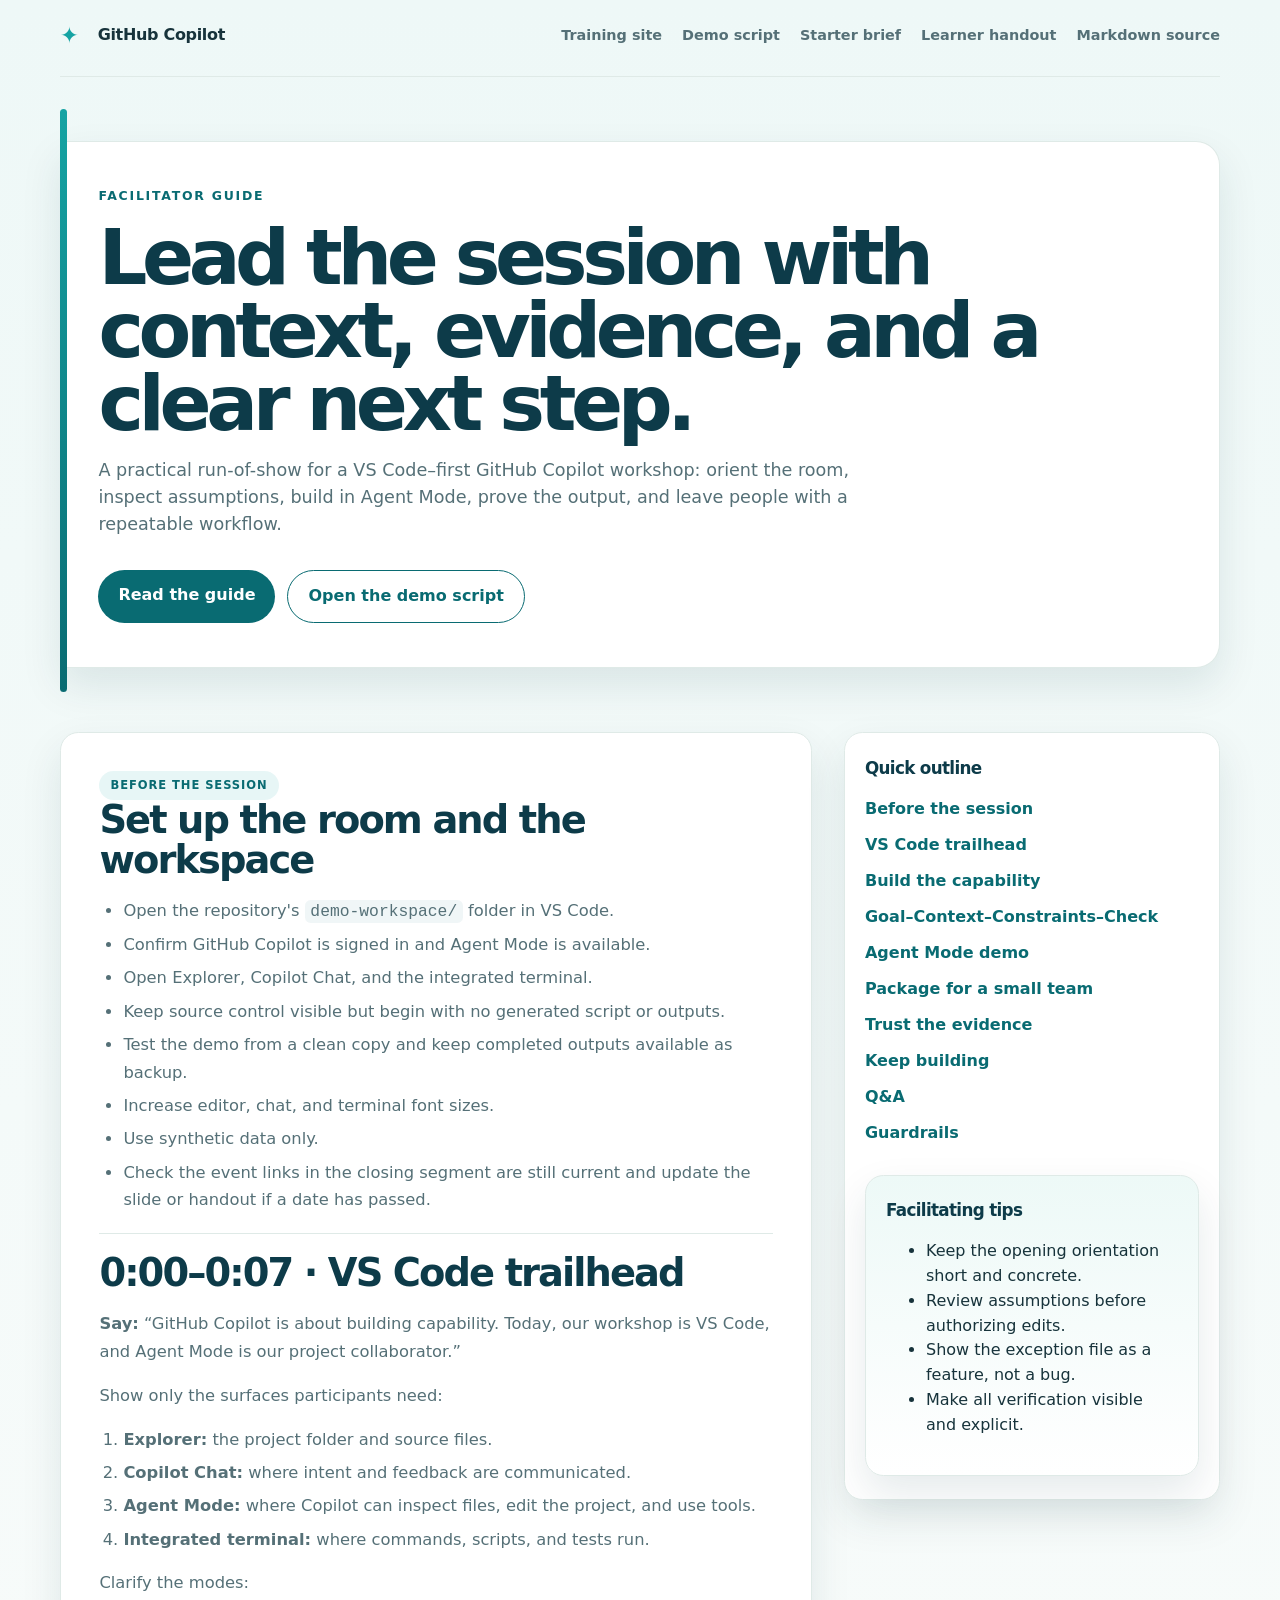
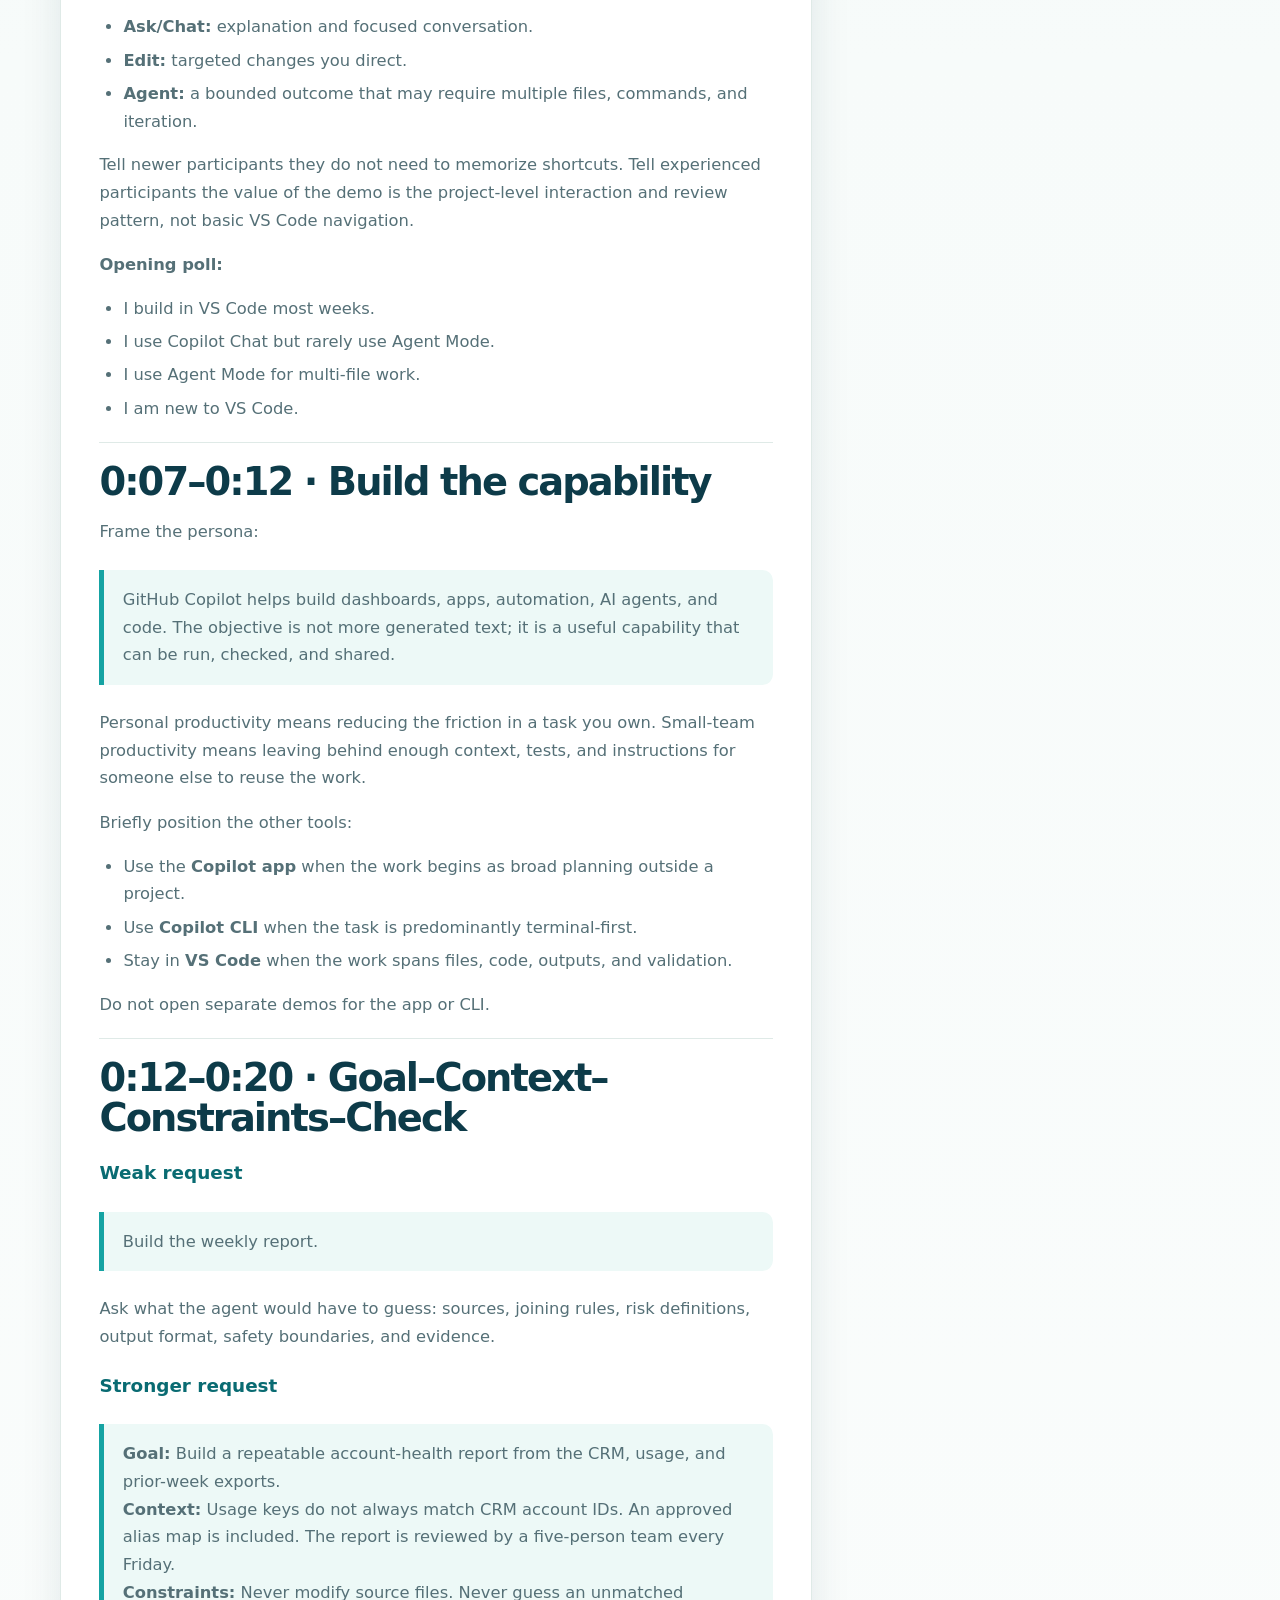
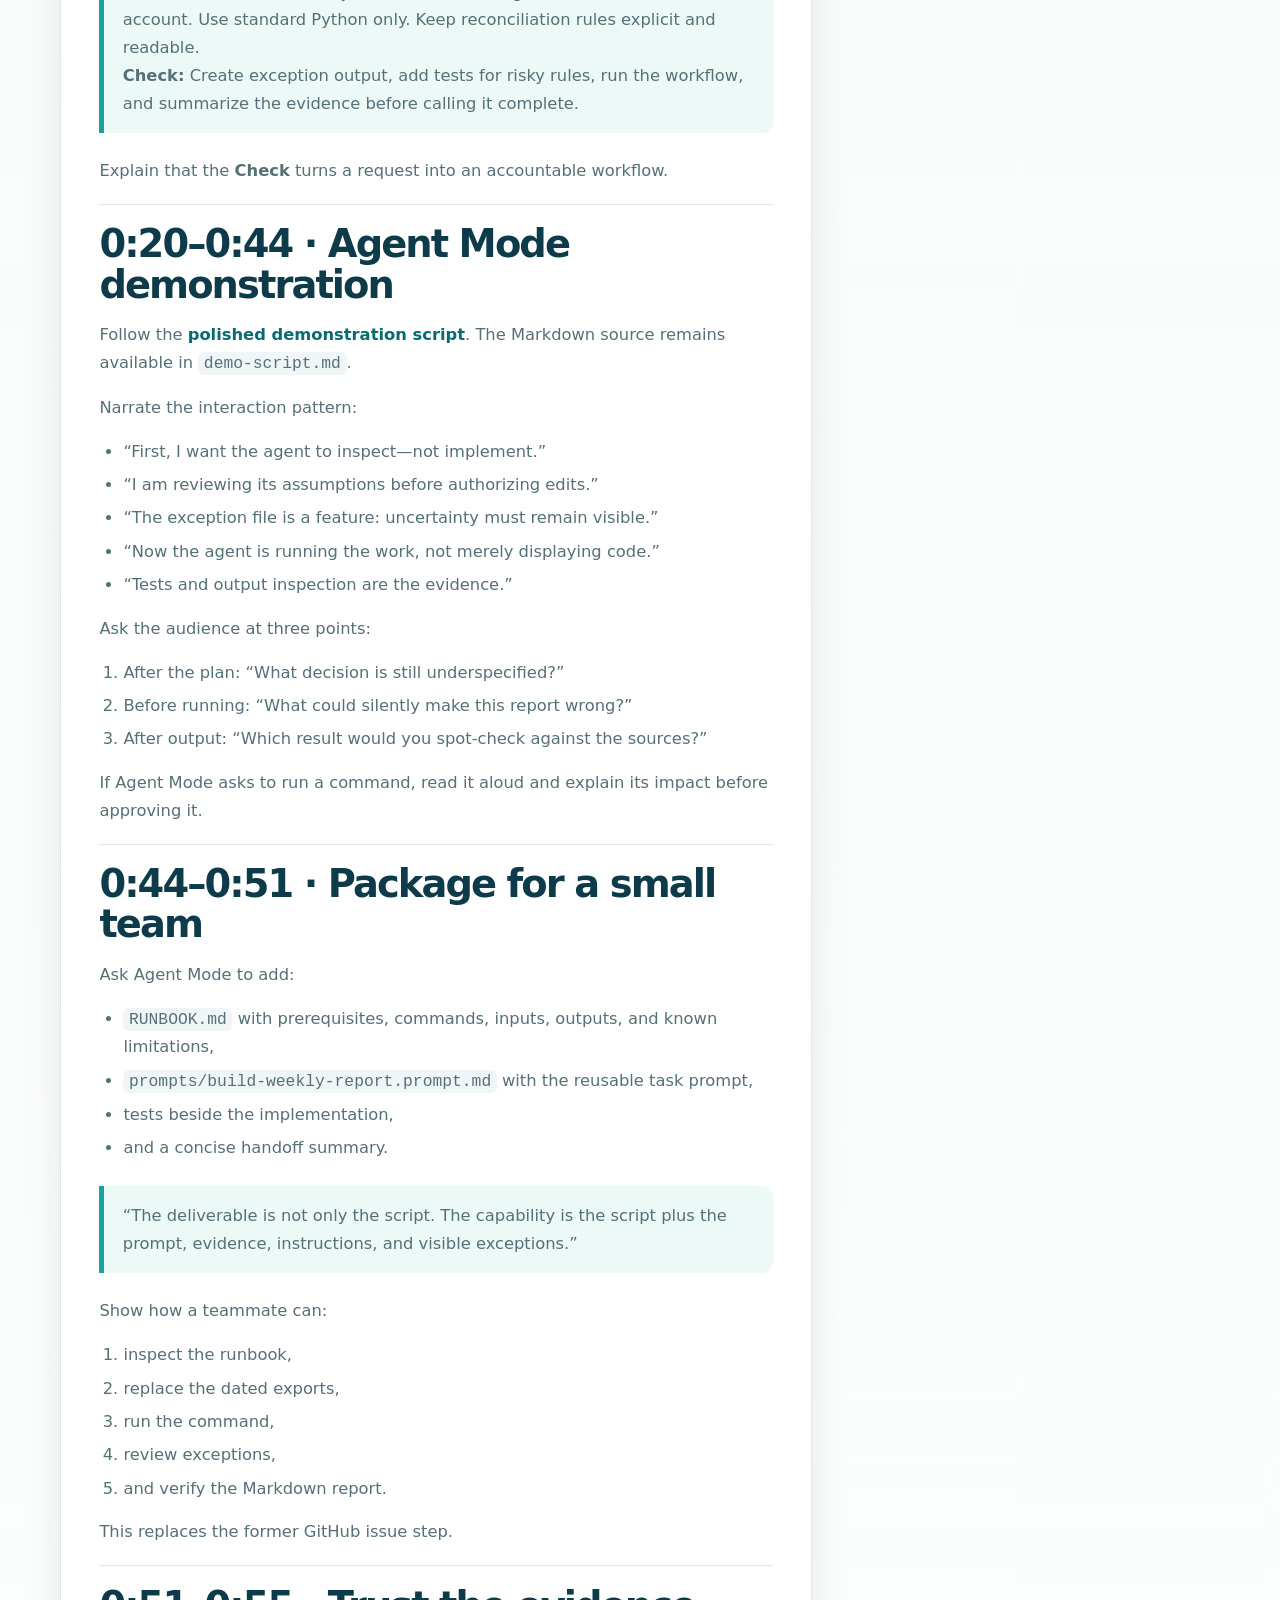
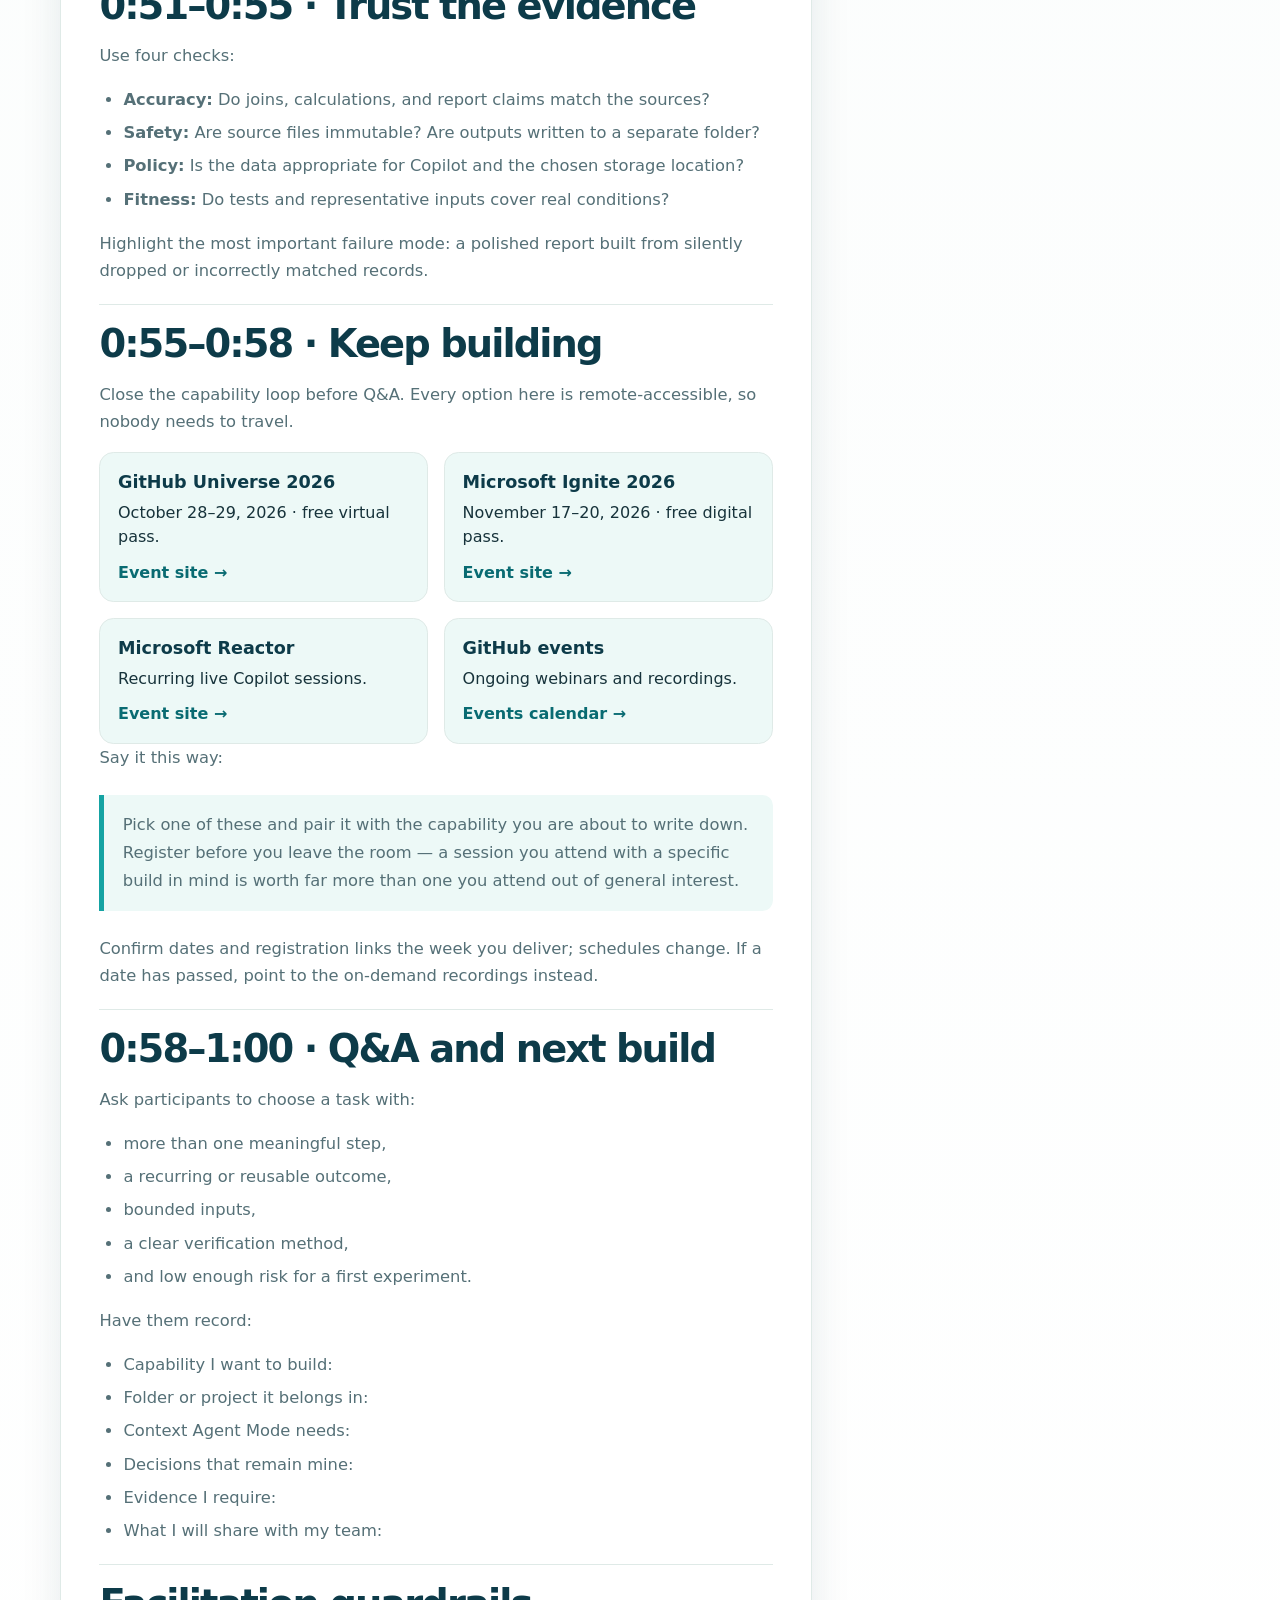
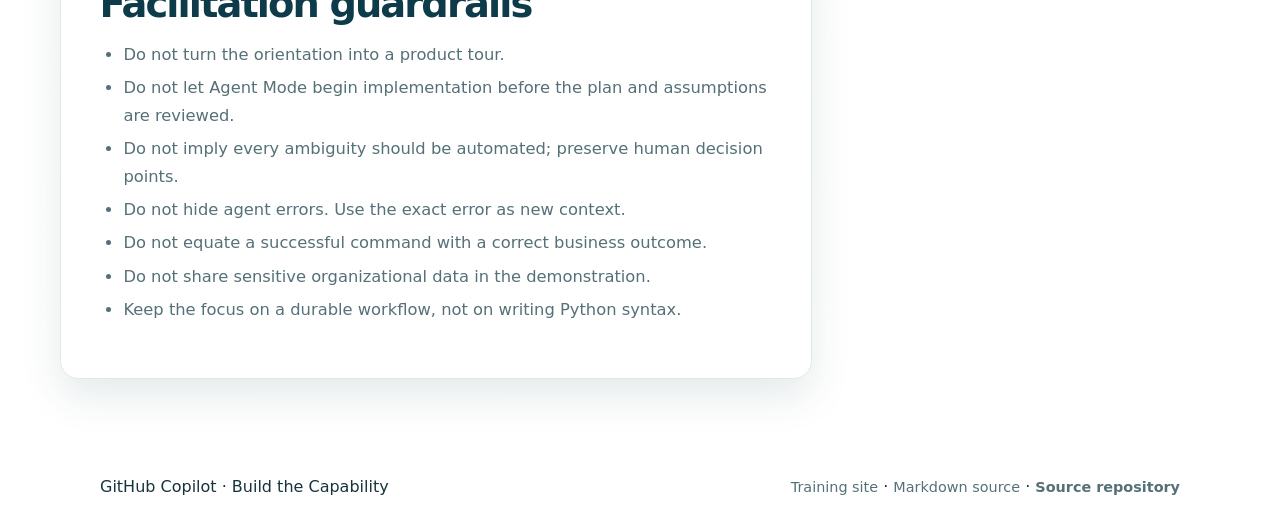
<file: facilitator-guide.html>
<!doctype html>
<html lang="en">
<head>
  <meta charset="utf-8">
  <meta name="viewport" content="width=device-width, initial-scale=1">
  <meta name="description" content="Facilitator guide for a GitHub Copilot training session focused on VS Code, Agent Mode, and practical capability building.">
  <title>Facilitator Guide · GitHub Copilot</title>
  <link rel="stylesheet" href="styles.css">
  <link rel="stylesheet" href="demo-pages.css">
</head>
<body class="demo-page">
  <div class="demo-shell">
    <header class="demo-header" aria-label="Main navigation">
      <a class="brand" href="index.html" aria-label="GitHub Copilot home">
        <span class="brand-mark">✦</span>
        <span>GitHub Copilot</span>
      </a>
      <nav>
        <a href="index.html">Training site</a>
        <a href="demo-script.html">Demo script</a>
        <a href="demo-workspace/DEMO-BRIEF.html">Starter brief</a>
        <a href="learner-handout.html">Learner handout</a>
        <a href="facilitator-guide.md">Markdown source</a>
      </nav>
    </header>

    <main>
      <section class="demo-hero">
        <div class="demo-hero-inner">
          <div class="demo-kicker">Facilitator guide</div>
          <h1>Lead the session with context, evidence, and a clear next step.</h1>
          <p>A practical run-of-show for a VS Code–first GitHub Copilot workshop: orient the room, inspect assumptions, build in Agent Mode, prove the output, and leave people with a repeatable workflow.</p>
          <div class="demo-hero-actions">
            <a class="button button-primary" href="#before-session">Read the guide</a>
            <a class="button button-secondary" href="demo-script.html">Open the demo script</a>
          </div>
        </div>
      </section>

      <div class="demo-page-grid">
        <article class="article-panel" id="before-session">
          <section>
            <div class="badge">Before the session</div>
            <h2>Set up the room and the workspace</h2>
            <ul>
              <li>Open the repository's <span class="inline-code">demo-workspace/</span> folder in VS Code.</li>
              <li>Confirm GitHub Copilot is signed in and Agent Mode is available.</li>
              <li>Open Explorer, Copilot Chat, and the integrated terminal.</li>
              <li>Keep source control visible but begin with no generated script or outputs.</li>
              <li>Test the demo from a clean copy and keep completed outputs available as backup.</li>
              <li>Increase editor, chat, and terminal font sizes.</li>
              <li>Use synthetic data only.</li>
              <li>Check the event links in the closing segment are still current and update the slide or handout if a date has passed.</li>
            </ul>
          </section>

          <section id="trailhead">
            <h2>0:00–0:07 · VS Code trailhead</h2>
            <p><strong>Say:</strong> “GitHub Copilot is about building capability. Today, our workshop is VS Code, and Agent Mode is our project collaborator.”</p>
            <p>Show only the surfaces participants need:</p>
            <ol>
              <li><strong>Explorer:</strong> the project folder and source files.</li>
              <li><strong>Copilot Chat:</strong> where intent and feedback are communicated.</li>
              <li><strong>Agent Mode:</strong> where Copilot can inspect files, edit the project, and use tools.</li>
              <li><strong>Integrated terminal:</strong> where commands, scripts, and tests run.</li>
            </ol>
            <p>Clarify the modes:</p>
            <ul>
              <li><strong>Ask/Chat:</strong> explanation and focused conversation.</li>
              <li><strong>Edit:</strong> targeted changes you direct.</li>
              <li><strong>Agent:</strong> a bounded outcome that may require multiple files, commands, and iteration.</li>
            </ul>
            <p>Tell newer participants they do not need to memorize shortcuts. Tell experienced participants the value of the demo is the project-level interaction and review pattern, not basic VS Code navigation.</p>
            <p><strong>Opening poll:</strong></p>
            <ul>
              <li>I build in VS Code most weeks.</li>
              <li>I use Copilot Chat but rarely use Agent Mode.</li>
              <li>I use Agent Mode for multi-file work.</li>
              <li>I am new to VS Code.</li>
            </ul>
          </section>

          <section id="capability">
            <h2>0:07–0:12 · Build the capability</h2>
            <p>Frame the persona:</p>
            <blockquote>GitHub Copilot helps build dashboards, apps, automation, AI agents, and code. The objective is not more generated text; it is a useful capability that can be run, checked, and shared.</blockquote>
            <p>Personal productivity means reducing the friction in a task you own. Small-team productivity means leaving behind enough context, tests, and instructions for someone else to reuse the work.</p>
            <p>Briefly position the other tools:</p>
            <ul>
              <li>Use the <strong>Copilot app</strong> when the work begins as broad planning outside a project.</li>
              <li>Use <strong>Copilot CLI</strong> when the task is predominantly terminal-first.</li>
              <li>Stay in <strong>VS Code</strong> when the work spans files, code, outputs, and validation.</li>
            </ul>
            <p>Do not open separate demos for the app or CLI.</p>
          </section>

          <section id="goal-context">
            <h2>0:12–0:20 · Goal–Context–Constraints–Check</h2>
            <h3>Weak request</h3>
            <blockquote>Build the weekly report.</blockquote>
            <p>Ask what the agent would have to guess: sources, joining rules, risk definitions, output format, safety boundaries, and evidence.</p>
            <h3>Stronger request</h3>
            <blockquote>
              <strong>Goal:</strong> Build a repeatable account-health report from the CRM, usage, and prior-week exports.<br>
              <strong>Context:</strong> Usage keys do not always match CRM account IDs. An approved alias map is included. The report is reviewed by a five-person team every Friday.<br>
              <strong>Constraints:</strong> Never modify source files. Never guess an unmatched account. Use standard Python only. Keep reconciliation rules explicit and readable.<br>
              <strong>Check:</strong> Create exception output, add tests for risky rules, run the workflow, and summarize the evidence before calling it complete.
            </blockquote>
            <p>Explain that the <strong>Check</strong> turns a request into an accountable workflow.</p>
          </section>

          <section id="demo-flow">
            <h2>0:20–0:44 · Agent Mode demonstration</h2>
            <p>Follow the <a class="text-link" href="demo-script.html">polished demonstration script</a>. The Markdown source remains available in <span class="inline-code">demo-script.md</span>.</p>
            <p>Narrate the interaction pattern:</p>
            <ul>
              <li>“First, I want the agent to inspect—not implement.”</li>
              <li>“I am reviewing its assumptions before authorizing edits.”</li>
              <li>“The exception file is a feature: uncertainty must remain visible.”</li>
              <li>“Now the agent is running the work, not merely displaying code.”</li>
              <li>“Tests and output inspection are the evidence.”</li>
            </ul>
            <p>Ask the audience at three points:</p>
            <ol>
              <li>After the plan: “What decision is still underspecified?”</li>
              <li>Before running: “What could silently make this report wrong?”</li>
              <li>After output: “Which result would you spot-check against the sources?”</li>
            </ol>
            <p>If Agent Mode asks to run a command, read it aloud and explain its impact before approving it.</p>
          </section>

          <section id="package-team">
            <h2>0:44–0:51 · Package for a small team</h2>
            <p>Ask Agent Mode to add:</p>
            <ul>
              <li><span class="inline-code">RUNBOOK.md</span> with prerequisites, commands, inputs, outputs, and known limitations,</li>
              <li><span class="inline-code">prompts/build-weekly-report.prompt.md</span> with the reusable task prompt,</li>
              <li>tests beside the implementation,</li>
              <li>and a concise handoff summary.</li>
            </ul>
            <blockquote>“The deliverable is not only the script. The capability is the script plus the prompt, evidence, instructions, and visible exceptions.”</blockquote>
            <p>Show how a teammate can:</p>
            <ol>
              <li>inspect the runbook,</li>
              <li>replace the dated exports,</li>
              <li>run the command,</li>
              <li>review exceptions,</li>
              <li>and verify the Markdown report.</li>
            </ol>
            <p>This replaces the former GitHub issue step.</p>
          </section>

          <section id="trust-evidence">
            <h2>0:51–0:55 · Trust the evidence</h2>
            <p>Use four checks:</p>
            <ul>
              <li><strong>Accuracy:</strong> Do joins, calculations, and report claims match the sources?</li>
              <li><strong>Safety:</strong> Are source files immutable? Are outputs written to a separate folder?</li>
              <li><strong>Policy:</strong> Is the data appropriate for Copilot and the chosen storage location?</li>
              <li><strong>Fitness:</strong> Do tests and representative inputs cover real conditions?</li>
            </ul>
            <p>Highlight the most important failure mode: a polished report built from silently dropped or incorrectly matched records.</p>
          </section>

          <section id="keep-building">
            <h2>0:55–0:58 · Keep building</h2>
            <p>Close the capability loop before Q&amp;A. Every option here is remote-accessible, so nobody needs to travel.</p>
            <div class="metric-grid">
              <div class="stat">
                <strong>GitHub Universe 2026</strong>
                October 28–29, 2026 · free virtual pass.
                <a class="text-link" href="https://githubuniverse.com" target="_blank" rel="noopener">Event site →</a>
              </div>
              <div class="stat">
                <strong>Microsoft Ignite 2026</strong>
                November 17–20, 2026 · free digital pass.
                <a class="text-link" href="https://ignite.microsoft.com" target="_blank" rel="noopener">Event site →</a>
              </div>
              <div class="stat">
                <strong>Microsoft Reactor</strong>
                Recurring live Copilot sessions.
                <a class="text-link" href="https://developer.microsoft.com/reactor" target="_blank" rel="noopener">Event site →</a>
              </div>
              <div class="stat">
                <strong>GitHub events</strong>
                Ongoing webinars and recordings.
                <a class="text-link" href="https://github.com/resources/events" target="_blank" rel="noopener">Events calendar →</a>
              </div>
            </div>
            <p>Say it this way:</p>
            <blockquote>Pick one of these and pair it with the capability you are about to write down. Register before you leave the room — a session you attend with a specific build in mind is worth far more than one you attend out of general interest.</blockquote>
            <p>Confirm dates and registration links the week you deliver; schedules change. If a date has passed, point to the on-demand recordings instead.</p>
          </section>

          <section id="qa">
            <h2>0:58–1:00 · Q&amp;A and next build</h2>
            <p>Ask participants to choose a task with:</p>
            <ul>
              <li>more than one meaningful step,</li>
              <li>a recurring or reusable outcome,</li>
              <li>bounded inputs,</li>
              <li>a clear verification method,</li>
              <li>and low enough risk for a first experiment.</li>
            </ul>
            <p>Have them record:</p>
            <ul>
              <li>Capability I want to build:</li>
              <li>Folder or project it belongs in:</li>
              <li>Context Agent Mode needs:</li>
              <li>Decisions that remain mine:</li>
              <li>Evidence I require:</li>
              <li>What I will share with my team:</li>
            </ul>
          </section>

          <section id="guardrails">
            <h2>Facilitation guardrails</h2>
            <ul>
              <li>Do not turn the orientation into a product tour.</li>
              <li>Do not let Agent Mode begin implementation before the plan and assumptions are reviewed.</li>
              <li>Do not imply every ambiguity should be automated; preserve human decision points.</li>
              <li>Do not hide agent errors. Use the exact error as new context.</li>
              <li>Do not equate a successful command with a correct business outcome.</li>
              <li>Do not share sensitive organizational data in the demonstration.</li>
              <li>Keep the focus on a durable workflow, not on writing Python syntax.</li>
            </ul>
          </section>
        </article>

        <aside class="sidebar-panel" aria-label="Facilitator guide outline">
          <h3>Quick outline</h3>
          <ul class="toc">
            <li><a href="#before-session">Before the session</a></li>
            <li><a href="#trailhead">VS Code trailhead</a></li>
            <li><a href="#capability">Build the capability</a></li>
            <li><a href="#goal-context">Goal–Context–Constraints–Check</a></li>
            <li><a href="#demo-flow">Agent Mode demo</a></li>
            <li><a href="#package-team">Package for a small team</a></li>
            <li><a href="#trust-evidence">Trust the evidence</a></li>
            <li><a href="#keep-building">Keep building</a></li>
            <li><a href="#qa">Q&amp;A</a></li>
            <li><a href="#guardrails">Guardrails</a></li>
          </ul>

          <div class="callout-panel">
            <h3>Facilitating tips</h3>
            <ul>
              <li>Keep the opening orientation short and concrete.</li>
              <li>Review assumptions before authorizing edits.</li>
              <li>Show the exception file as a feature, not a bug.</li>
              <li>Make all verification visible and explicit.</li>
            </ul>
          </div>
        </aside>
      </div>
    </main>
  </div>
  <footer class="site-footer">
    <span>GitHub Copilot · Build the Capability</span>
    <span><a href="index.html">Training site</a> · <a href="facilitator-guide.md">Markdown source</a> · <a class="repo-link" href="https://github.com/beardofedu/github-copilot-professional-productivity-training" target="_blank" rel="noopener">Source repository</a></span>
  </footer>
</body>
</html>
</file>
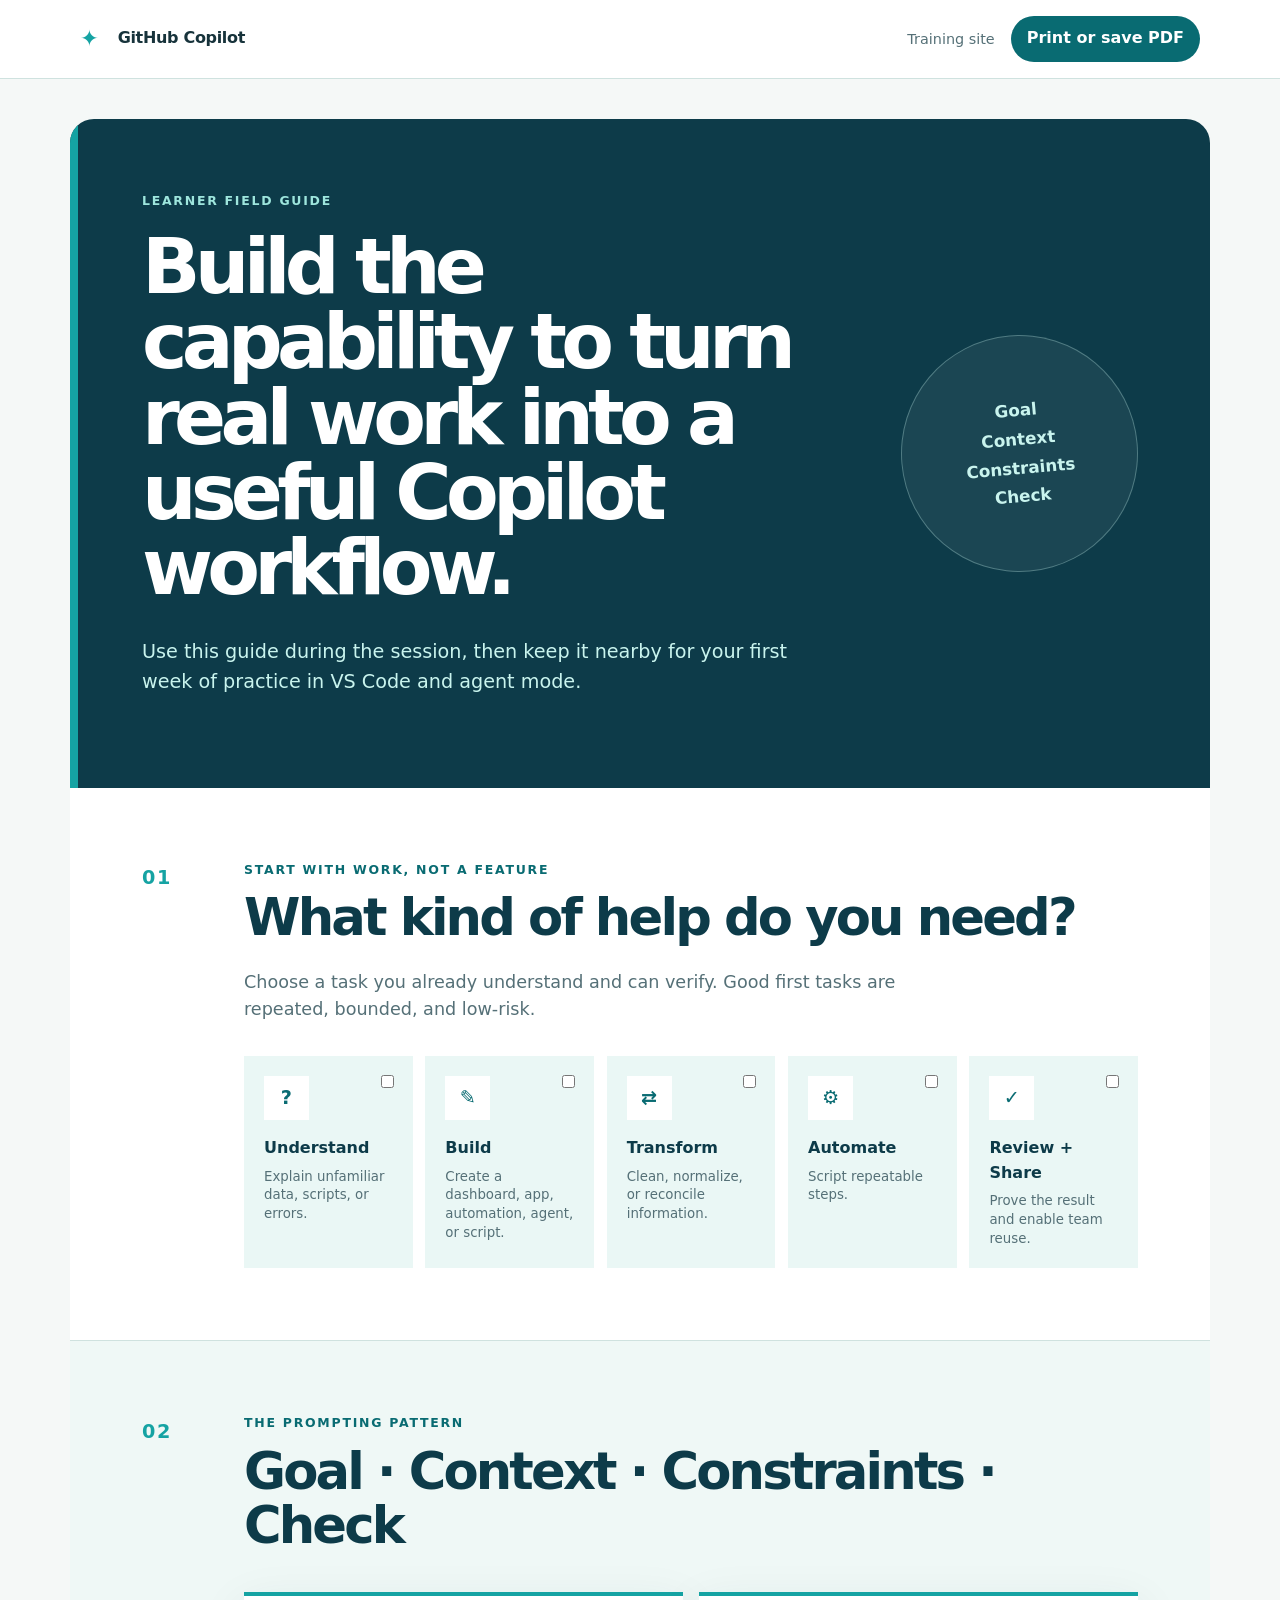
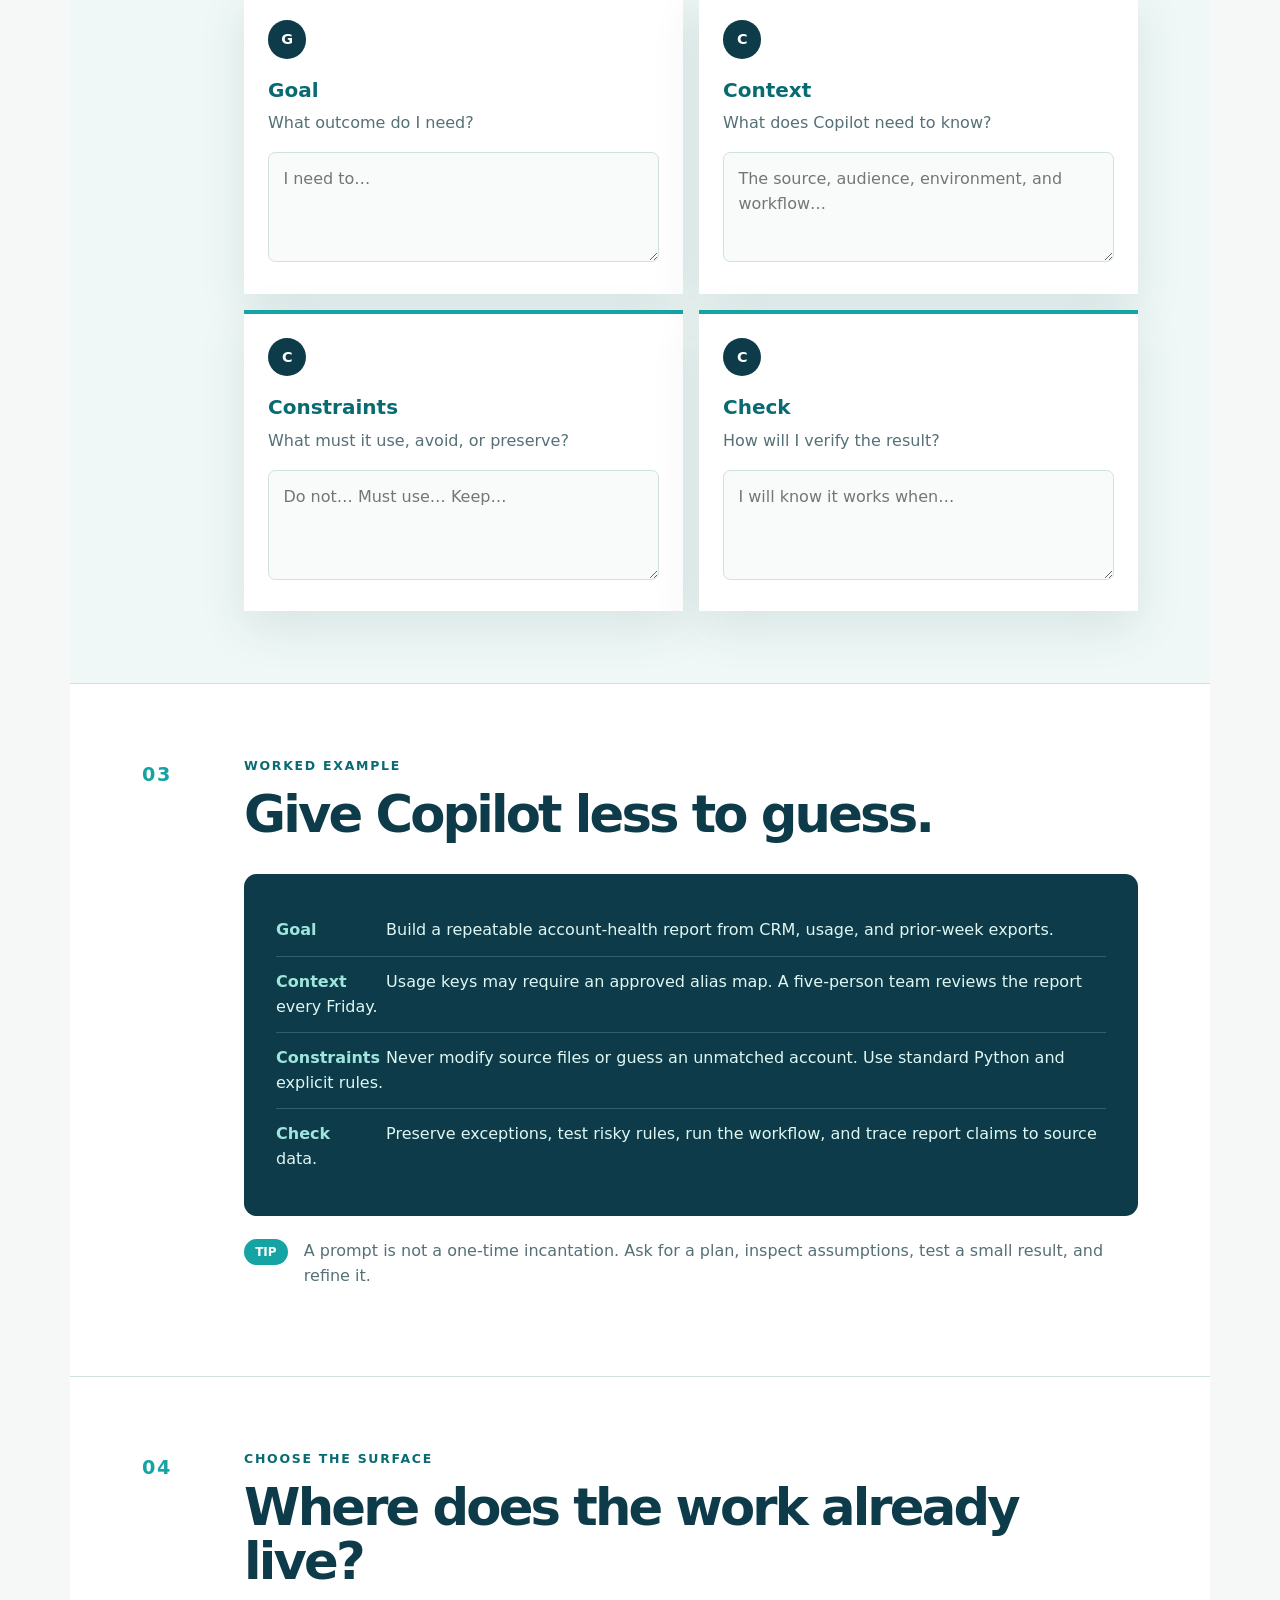
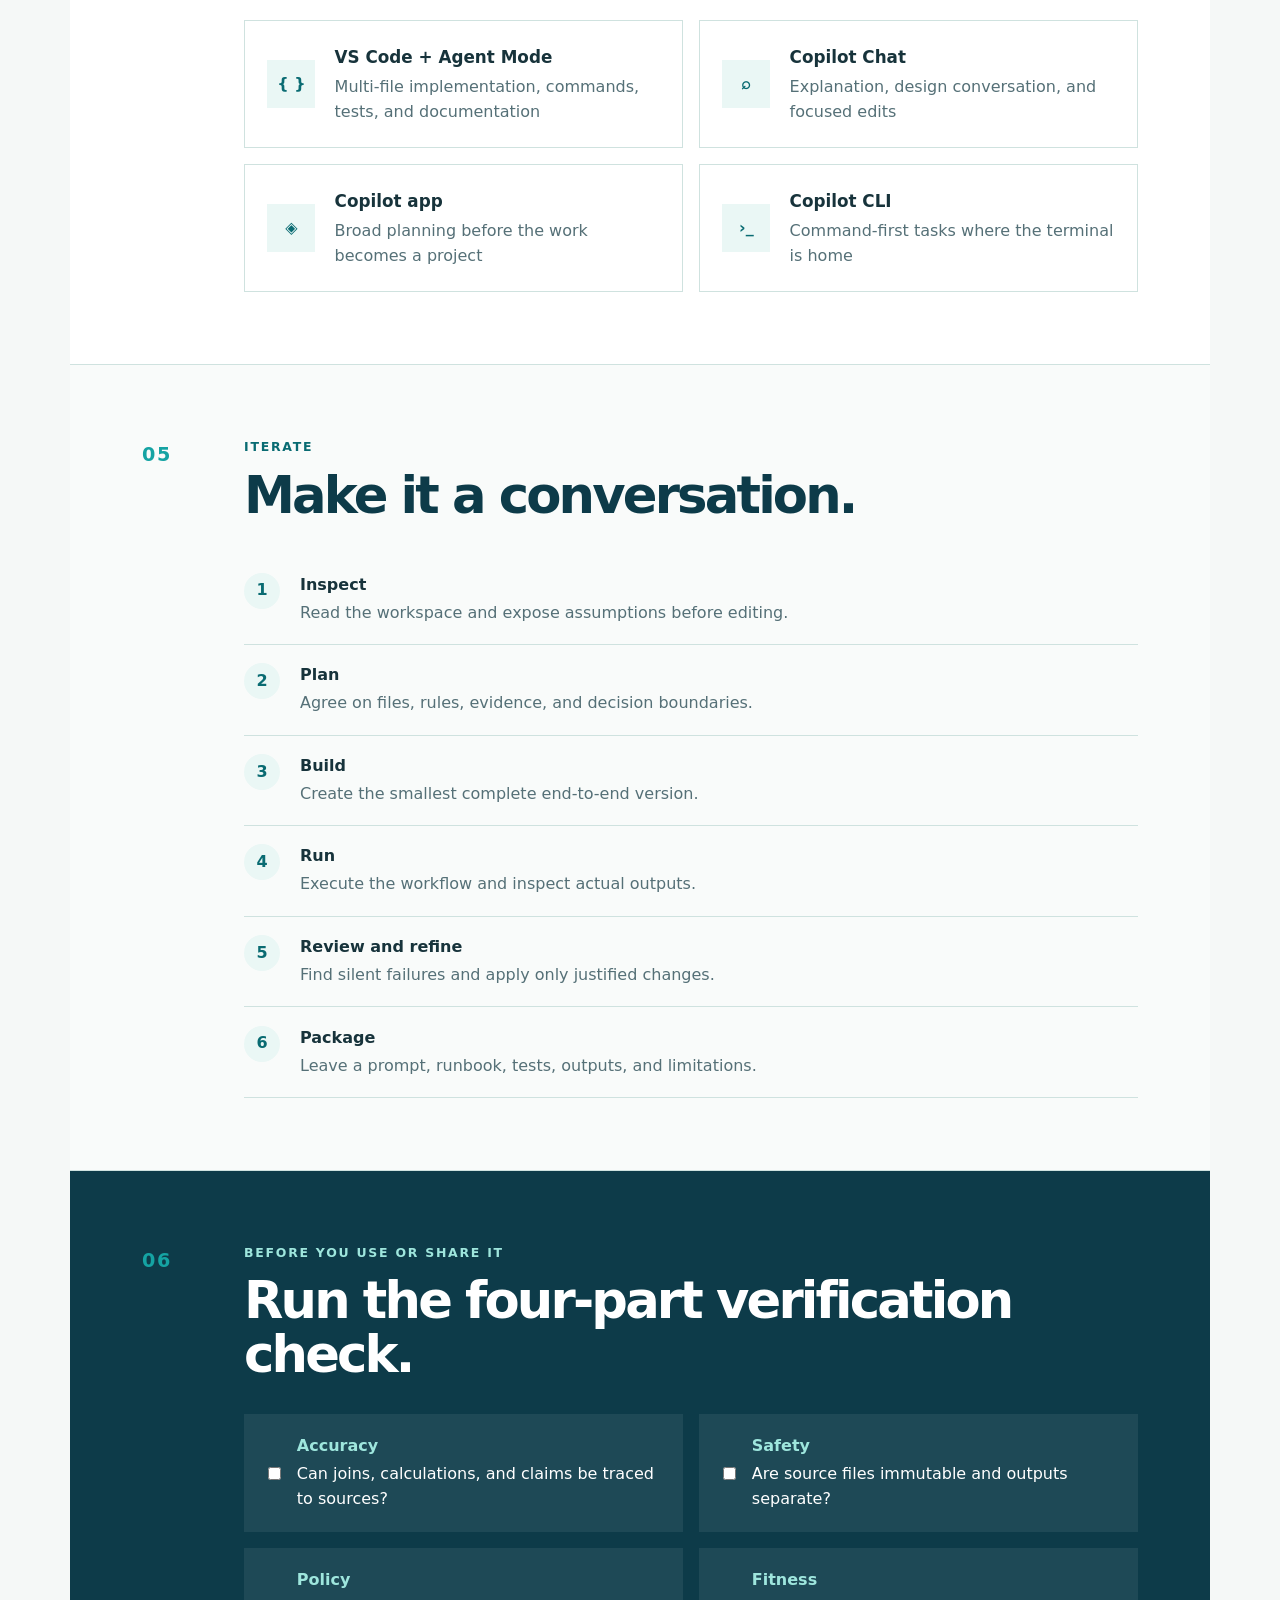
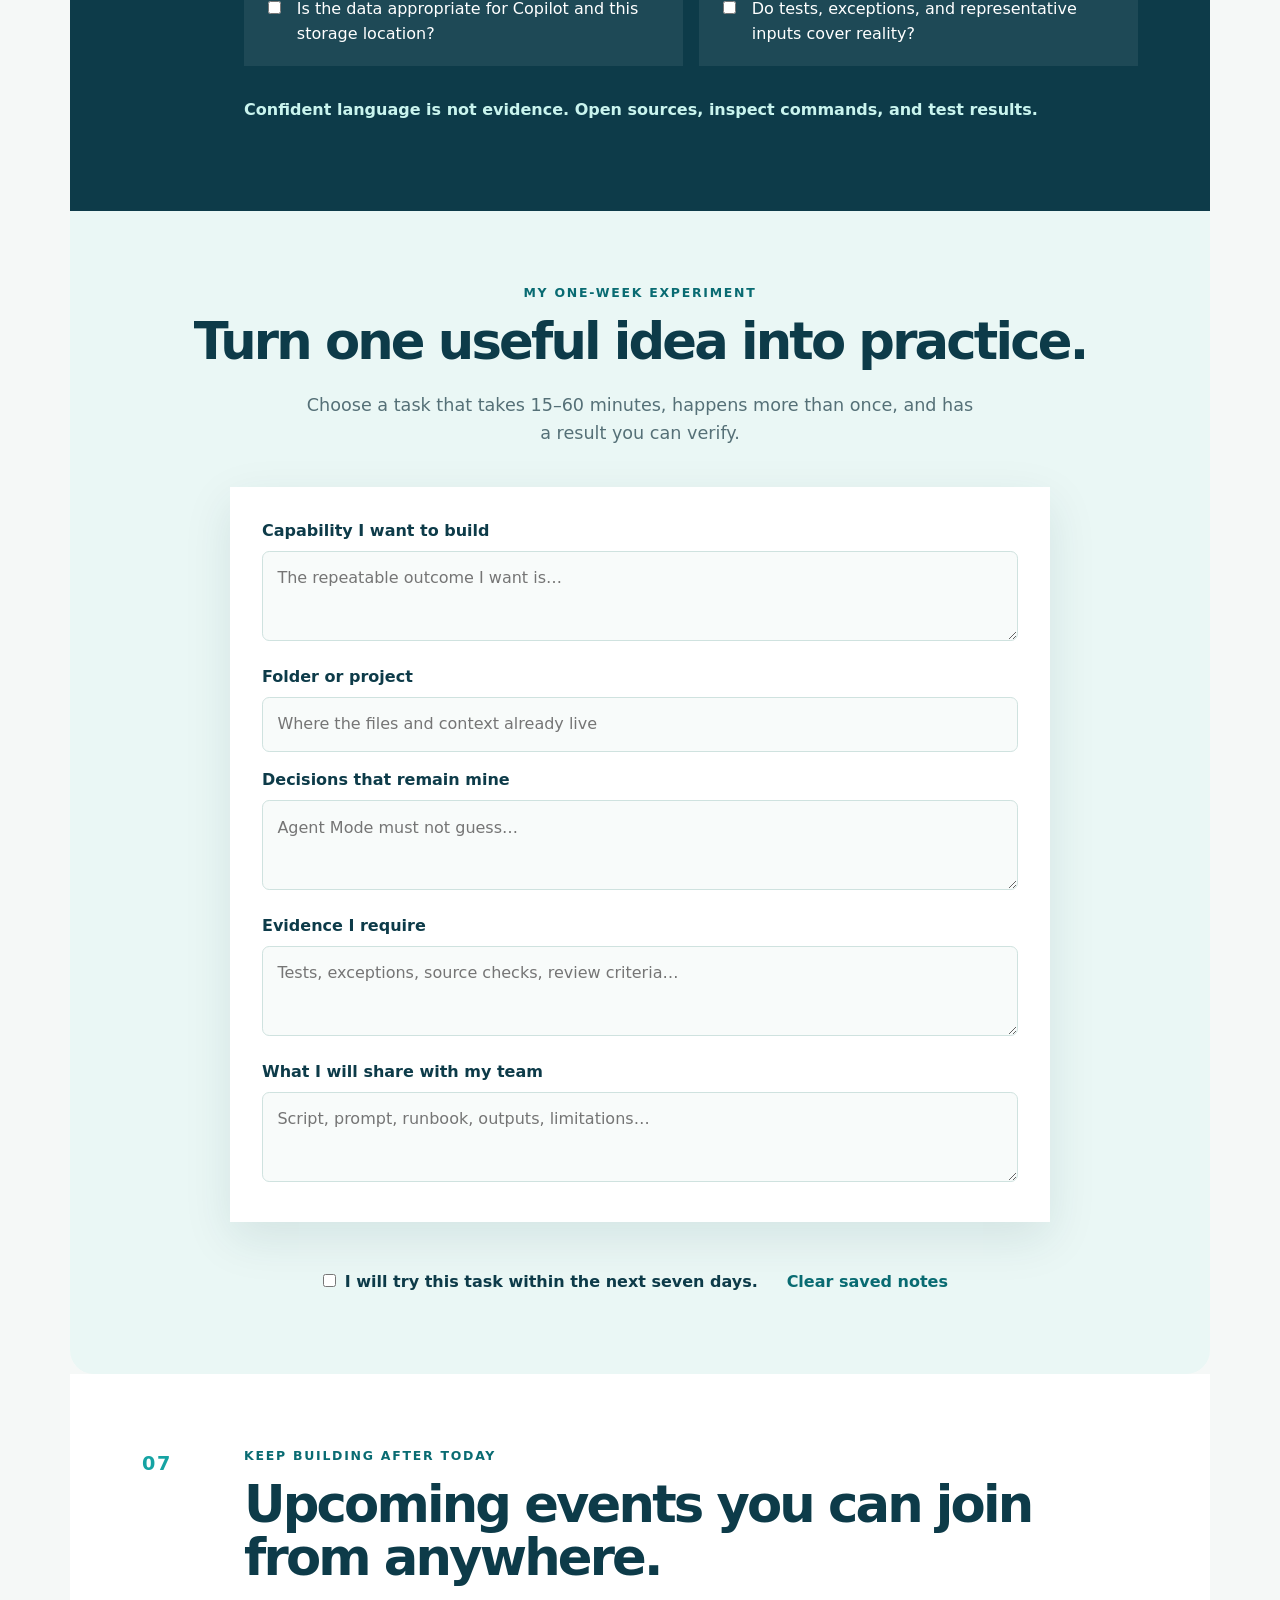
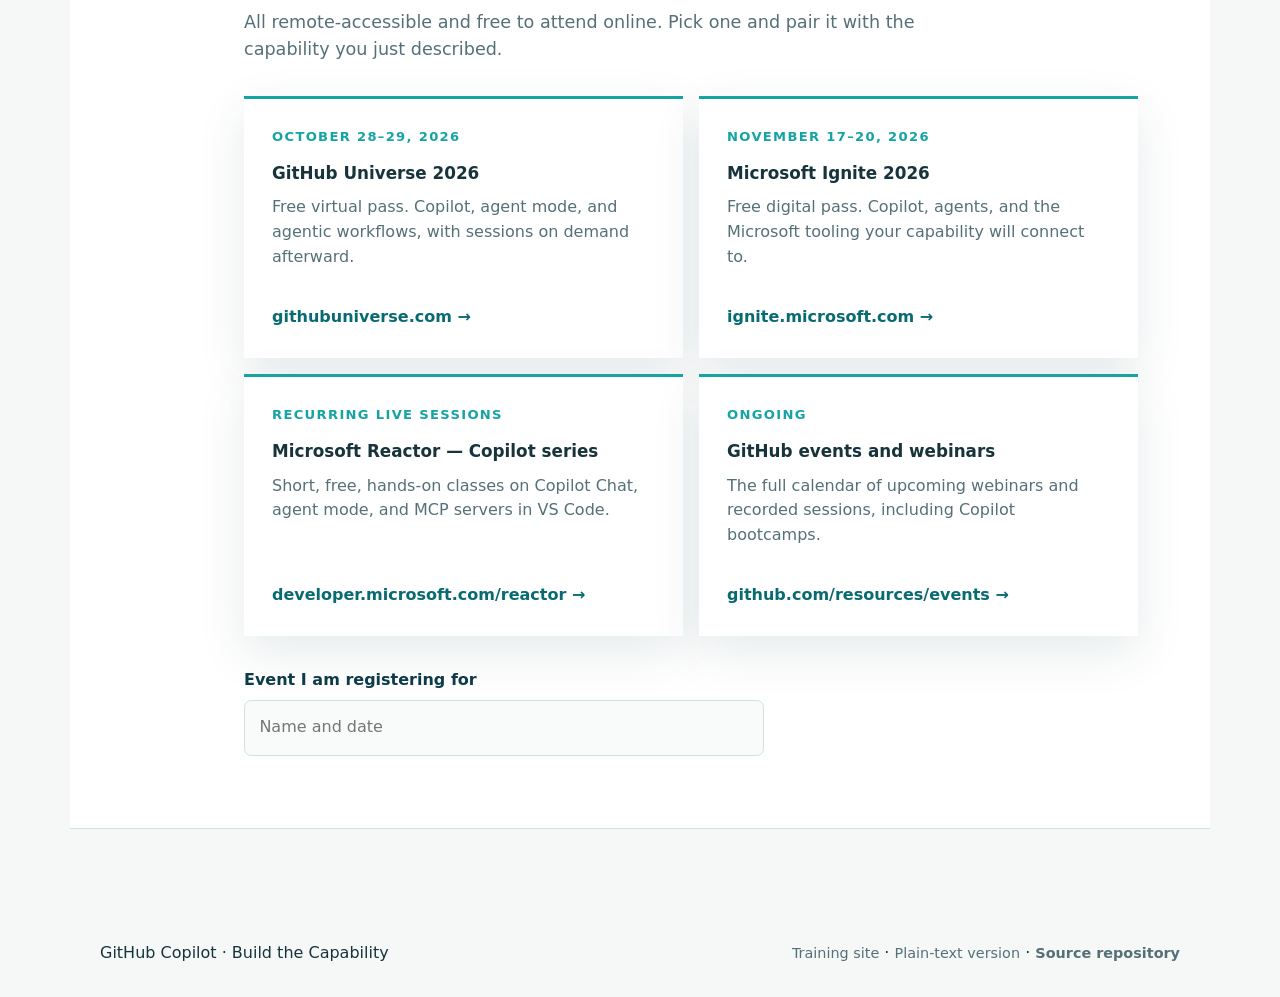
<file: learner-handout.html>
<!doctype html>
<html lang="en">
<head>
  <meta charset="utf-8">
  <meta name="viewport" content="width=device-width, initial-scale=1">
  <meta name="description" content="GitHub Copilot learner handout for building capability with GitHub Copilot and VS Code.">
  <title>Learner Handout · GitHub Copilot</title>
  <link rel="stylesheet" href="styles.css">
  <link rel="stylesheet" href="handout.css">
</head>
<body class="handout-body">
  <header class="site-header handout-nav">
    <a class="brand" href="index.html">
      <span class="brand-mark">✦</span>
      <span>GitHub Copilot</span>
    </a>
    <div class="handout-actions">
      <a href="index.html">Training site</a>
      <button class="print-button" type="button" onclick="window.print()">Print or save PDF</button>
    </div>
  </header>

  <main class="handout">
    <section class="handout-hero">
      <div class="handout-hero-copy">
        <div class="eyebrow">Learner field guide</div>
        <h1>Build the capability to turn real work into a useful Copilot workflow.</h1>
        <p>Use this guide during the session, then keep it nearby for your first week of practice in VS Code and agent mode.</p>
      </div>
      <div class="hero-stamp" aria-label="Four step framework">
        <span>Goal</span>
        <span>Context</span>
        <span>Constraints</span>
        <span>Check</span>
      </div>
    </section>

    <section class="handout-section start-section">
      <div class="section-number">01</div>
      <div>
        <div class="eyebrow">Start with work, not a feature</div>
        <h2>What kind of help do you need?</h2>
        <p class="section-lede">Choose a task you already understand and can verify. Good first tasks are repeated, bounded, and low-risk.</p>
        <div class="help-grid">
          <label class="help-card">
            <input type="checkbox">
            <span class="help-icon">?</span>
            <span><strong>Understand</strong><small>Explain unfamiliar data, scripts, or errors.</small></span>
          </label>
          <label class="help-card">
            <input type="checkbox">
            <span class="help-icon">✎</span>
            <span><strong>Build</strong><small>Create a dashboard, app, automation, agent, or script.</small></span>
          </label>
          <label class="help-card">
            <input type="checkbox">
            <span class="help-icon">⇄</span>
            <span><strong>Transform</strong><small>Clean, normalize, or reconcile information.</small></span>
          </label>
          <label class="help-card">
            <input type="checkbox">
            <span class="help-icon">⚙</span>
            <span><strong>Automate</strong><small>Script repeatable steps.</small></span>
          </label>
          <label class="help-card">
            <input type="checkbox">
            <span class="help-icon">✓</span>
            <span><strong>Review + Share</strong><small>Prove the result and enable team reuse.</small></span>
          </label>
        </div>
      </div>
    </section>

    <section class="handout-section framework-section">
      <div class="section-number">02</div>
      <div>
        <div class="eyebrow">The prompting pattern</div>
        <h2>Goal · Context · Constraints · Check</h2>
        <div class="framework-grid">
          <article>
            <div class="framework-letter">G</div>
            <h3>Goal</h3>
            <p>What outcome do I need?</p>
            <textarea data-save="framework-goal" aria-label="Goal notes" placeholder="I need to…"></textarea>
          </article>
          <article>
            <div class="framework-letter">C</div>
            <h3>Context</h3>
            <p>What does Copilot need to know?</p>
            <textarea data-save="framework-context" aria-label="Context notes" placeholder="The source, audience, environment, and workflow…"></textarea>
          </article>
          <article>
            <div class="framework-letter">C</div>
            <h3>Constraints</h3>
            <p>What must it use, avoid, or preserve?</p>
            <textarea data-save="framework-constraints" aria-label="Constraints notes" placeholder="Do not… Must use… Keep…"></textarea>
          </article>
          <article>
            <div class="framework-letter">C</div>
            <h3>Check</h3>
            <p>How will I verify the result?</p>
            <textarea data-save="framework-check" aria-label="Verification notes" placeholder="I will know it works when…"></textarea>
          </article>
        </div>
      </div>
    </section>

    <section class="handout-section example-section">
      <div class="section-number">03</div>
      <div>
        <div class="eyebrow">Worked example</div>
        <h2>Give Copilot less to guess.</h2>
        <div class="example-prompt">
          <p><strong>Goal</strong> Build a repeatable account-health report from CRM, usage, and prior-week exports.</p>
          <p><strong>Context</strong> Usage keys may require an approved alias map. A five-person team reviews the report every Friday.</p>
          <p><strong>Constraints</strong> Never modify source files or guess an unmatched account. Use standard Python and explicit rules.</p>
          <p><strong>Check</strong> Preserve exceptions, test risky rules, run the workflow, and trace report claims to source data.</p>
        </div>
        <div class="tip">
          <span>Tip</span>
          <p>A prompt is not a one-time incantation. Ask for a plan, inspect assumptions, test a small result, and refine it.</p>
        </div>
      </div>
    </section>

    <section class="handout-section surface-section">
      <div class="section-number">04</div>
      <div>
        <div class="eyebrow">Choose the surface</div>
        <h2>Where does the work already live?</h2>
        <div class="surface-map">
          <article><div class="map-icon">{ }</div><div><h3>VS Code + Agent Mode</h3><p>Multi-file implementation, commands, tests, and documentation</p></div></article>
          <article><div class="map-icon">⌕</div><div><h3>Copilot Chat</h3><p>Explanation, design conversation, and focused edits</p></div></article>
          <article><div class="map-icon">◈</div><div><h3>Copilot app</h3><p>Broad planning before the work becomes a project</p></div></article>
          <article><div class="map-icon">›_</div><div><h3>Copilot CLI</h3><p>Command-first tasks where the terminal is home</p></div></article>
        </div>
      </div>
    </section>

    <section class="handout-section conversation-section">
      <div class="section-number">05</div>
      <div>
        <div class="eyebrow">Iterate</div>
        <h2>Make it a conversation.</h2>
        <ol class="conversation-path">
          <li><span>1</span><div><strong>Inspect</strong><p>Read the workspace and expose assumptions before editing.</p></div></li>
          <li><span>2</span><div><strong>Plan</strong><p>Agree on files, rules, evidence, and decision boundaries.</p></div></li>
          <li><span>3</span><div><strong>Build</strong><p>Create the smallest complete end-to-end version.</p></div></li>
          <li><span>4</span><div><strong>Run</strong><p>Execute the workflow and inspect actual outputs.</p></div></li>
          <li><span>5</span><div><strong>Review and refine</strong><p>Find silent failures and apply only justified changes.</p></div></li>
          <li><span>6</span><div><strong>Package</strong><p>Leave a prompt, runbook, tests, outputs, and limitations.</p></div></li>
        </ol>
      </div>
    </section>

    <section class="handout-section verify-section">
      <div class="section-number">06</div>
      <div>
        <div class="eyebrow">Before you use or share it</div>
        <h2>Run the four-part verification check.</h2>
        <div class="verify-grid">
          <label><input type="checkbox"><span><strong>Accuracy</strong>Can joins, calculations, and claims be traced to sources?</span></label>
          <label><input type="checkbox"><span><strong>Safety</strong>Are source files immutable and outputs separate?</span></label>
          <label><input type="checkbox"><span><strong>Policy</strong>Is the data appropriate for Copilot and this storage location?</span></label>
          <label><input type="checkbox"><span><strong>Fitness</strong>Do tests, exceptions, and representative inputs cover reality?</span></label>
        </div>
        <p class="evidence-note">Confident language is not evidence. Open sources, inspect commands, and test results.</p>
      </div>
    </section>

    <section class="experiment-workbook">
      <div class="eyebrow">My one-week experiment</div>
      <h2>Turn one useful idea into practice.</h2>
      <p>Choose a task that takes 15–60 minutes, happens more than once, and has a result you can verify.</p>
      <div class="workbook-fields">
        <label><span>Capability I want to build</span><textarea data-save="experiment-task" placeholder="The repeatable outcome I want is…"></textarea></label>
        <label><span>Folder or project</span><input data-save="experiment-surface" type="text" placeholder="Where the files and context already live"></label>
        <label><span>Decisions that remain mine</span><textarea data-save="experiment-context" placeholder="Agent Mode must not guess…"></textarea></label>
        <label><span>Evidence I require</span><textarea data-save="experiment-constraint" placeholder="Tests, exceptions, source checks, review criteria…"></textarea></label>
        <label><span>What I will share with my team</span><textarea data-save="experiment-check" placeholder="Script, prompt, runbook, outputs, limitations…"></textarea></label>
      </div>
      <div class="commitment">
        <label><input type="checkbox"> I will try this task within the next seven days.</label>
        <button type="button" class="clear-button" id="clear-notes">Clear saved notes</button>
      </div>
    </section>

    <section class="handout-section events-section">
      <div class="section-number">07</div>
      <div>
        <div class="eyebrow">Keep building after today</div>
        <h2>Upcoming events you can join from anywhere.</h2>
        <p class="section-lede">All remote-accessible and free to attend online. Pick one and pair it with the capability you just described.</p>
        <div class="events-grid">
          <article class="event-card">
            <span class="event-date">October 28–29, 2026</span>
            <h3>GitHub Universe 2026</h3>
            <p>Free virtual pass. Copilot, agent mode, and agentic workflows, with sessions on demand afterward.</p>
            <a class="text-link" href="https://githubuniverse.com" target="_blank" rel="noopener">githubuniverse.com →</a>
          </article>
          <article class="event-card">
            <span class="event-date">November 17–20, 2026</span>
            <h3>Microsoft Ignite 2026</h3>
            <p>Free digital pass. Copilot, agents, and the Microsoft tooling your capability will connect to.</p>
            <a class="text-link" href="https://ignite.microsoft.com" target="_blank" rel="noopener">ignite.microsoft.com →</a>
          </article>
          <article class="event-card">
            <span class="event-date">Recurring live sessions</span>
            <h3>Microsoft Reactor — Copilot series</h3>
            <p>Short, free, hands-on classes on Copilot Chat, agent mode, and MCP servers in VS Code.</p>
            <a class="text-link" href="https://developer.microsoft.com/reactor" target="_blank" rel="noopener">developer.microsoft.com/reactor →</a>
          </article>
          <article class="event-card">
            <span class="event-date">Ongoing</span>
            <h3>GitHub events and webinars</h3>
            <p>The full calendar of upcoming webinars and recorded sessions, including Copilot bootcamps.</p>
            <a class="text-link" href="https://github.com/resources/events" target="_blank" rel="noopener">github.com/resources/events →</a>
          </article>
        </div>
        <label class="event-pick"><span>Event I am registering for</span><input data-save="event-choice" type="text" placeholder="Name and date"></label>
      </div>
    </section>
  </main>

  <footer class="site-footer handout-footer">
    <span>GitHub Copilot · Build the Capability</span>
    <span><a href="index.html">Training site</a> · <a href="learner-handout.md">Plain-text version</a> · <a class="repo-link" href="https://github.com/beardofedu/github-copilot-professional-productivity-training" target="_blank" rel="noopener">Source repository</a></span>
  </footer>

  <script>
    const fields = document.querySelectorAll("[data-save]");
    fields.forEach((field) => {
      field.value = localStorage.getItem(field.dataset.save) || "";
      field.addEventListener("input", () => localStorage.setItem(field.dataset.save, field.value));
    });
    document.getElementById("clear-notes").addEventListener("click", () => {
      fields.forEach((field) => {
        field.value = "";
        localStorage.removeItem(field.dataset.save);
      });
    });
  </script>
</body>
</html>
</file>
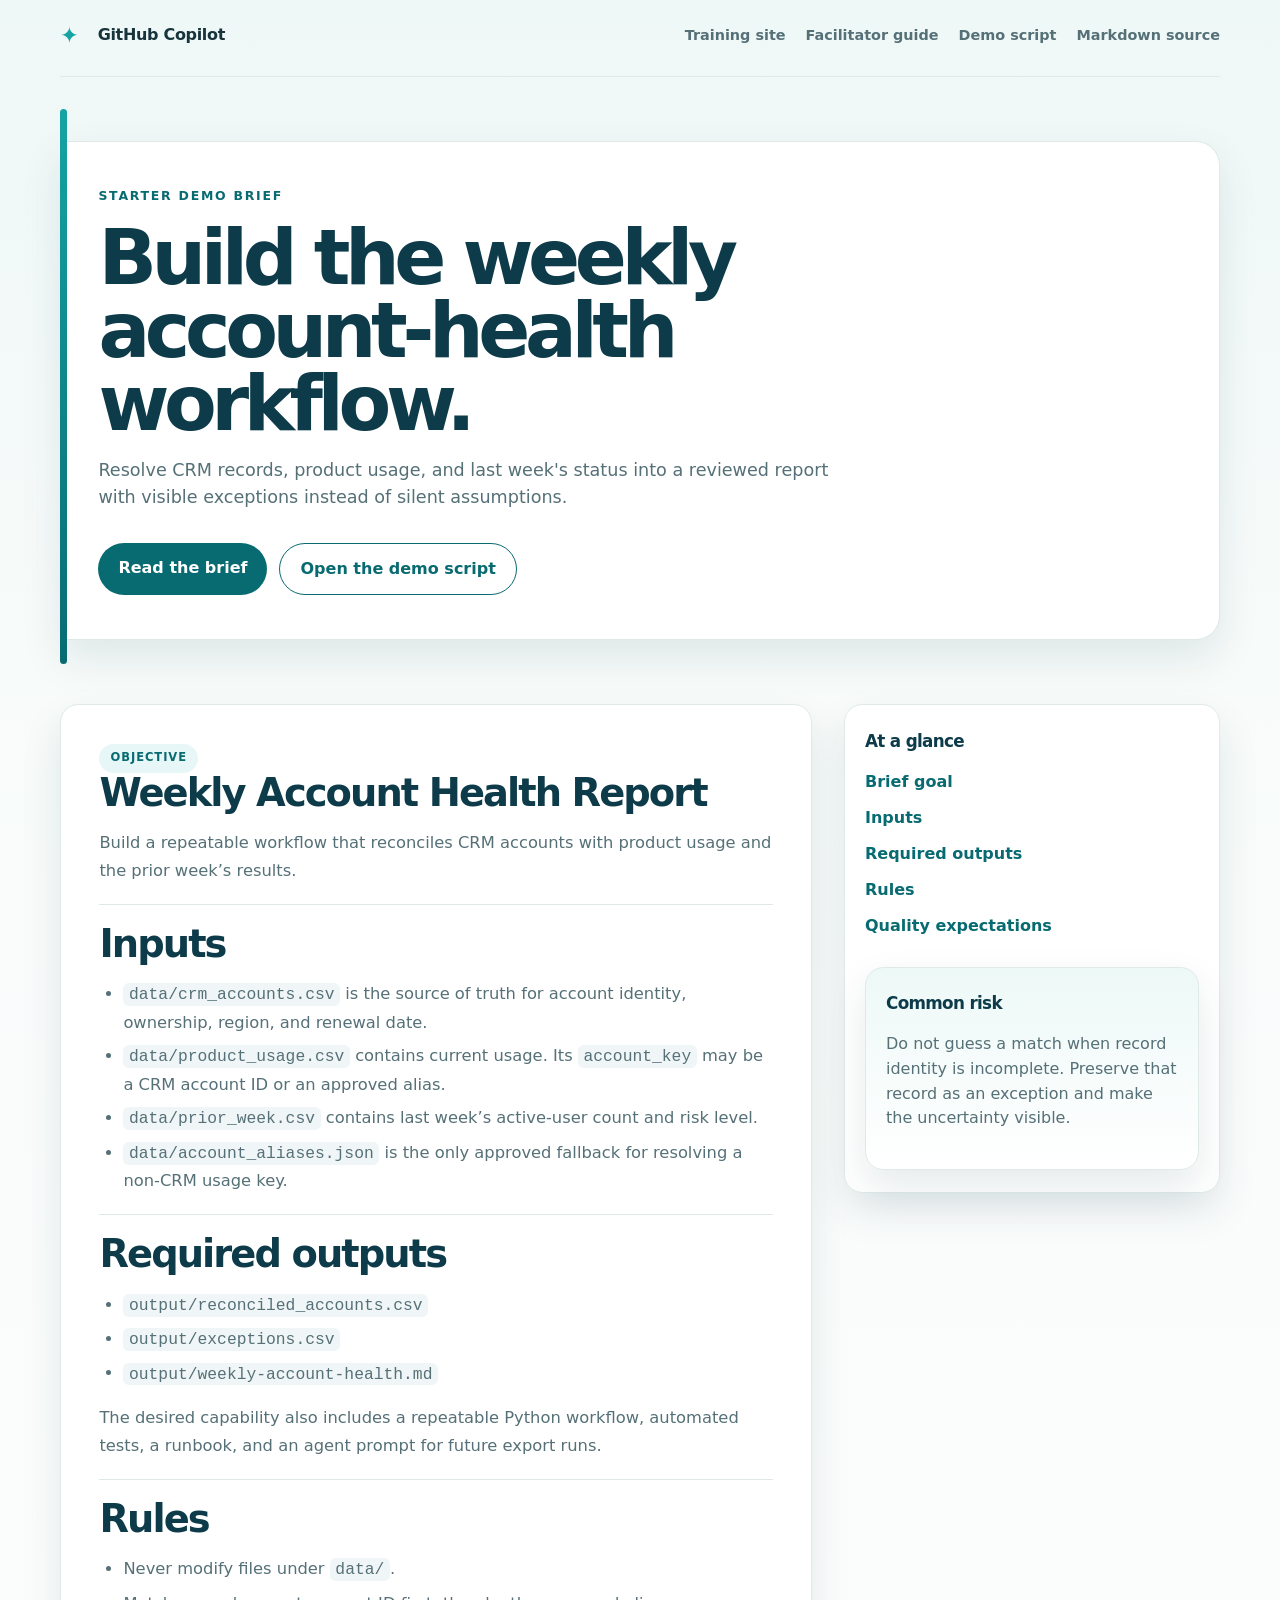
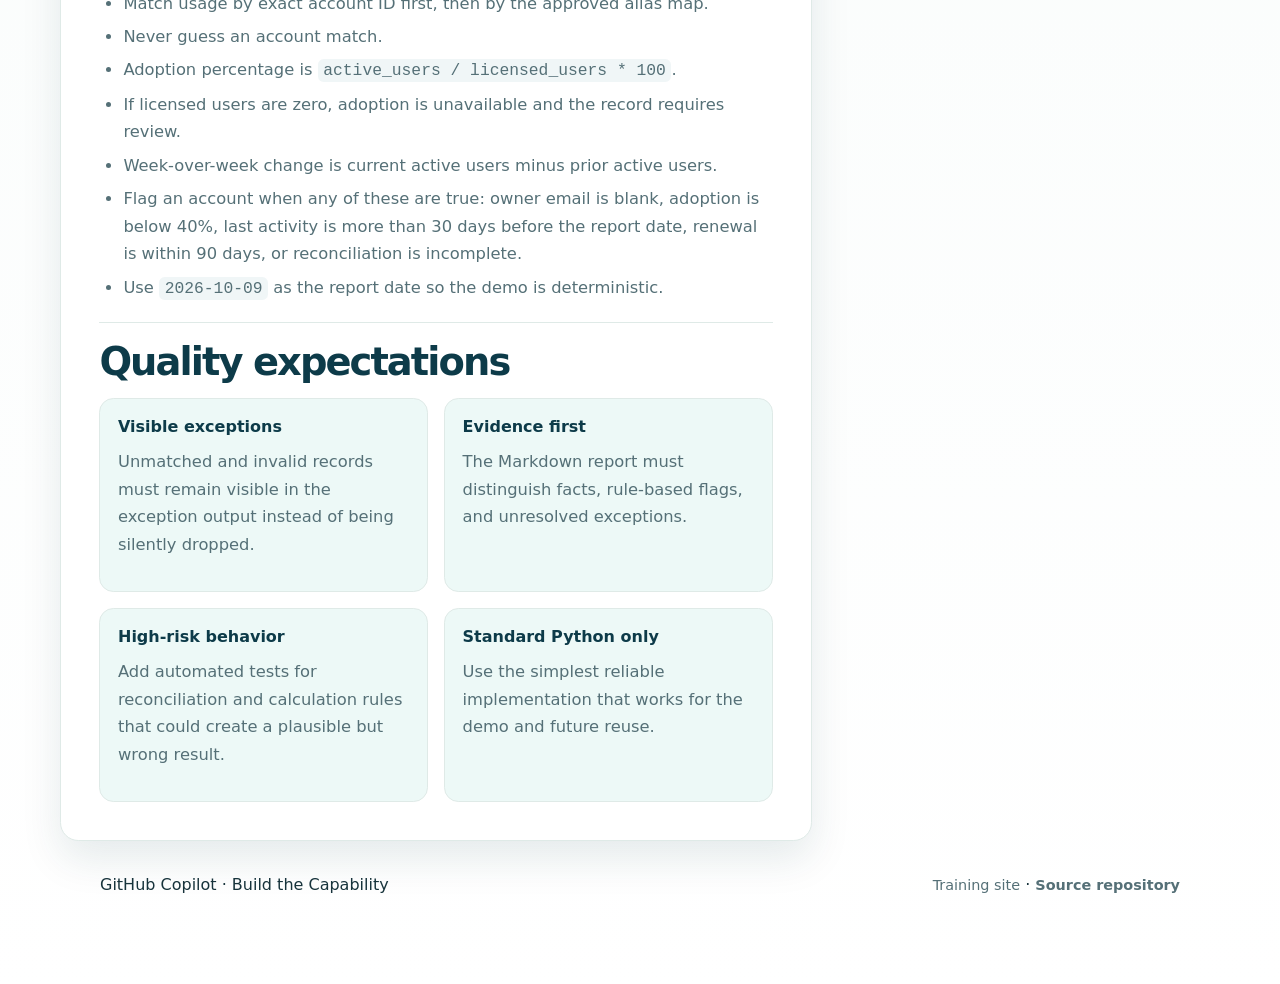
<file: demo-workspace/DEMO-BRIEF.html>
<!doctype html>
<html lang="en">
<head>
  <meta charset="utf-8">
  <meta name="viewport" content="width=device-width, initial-scale=1">
  <meta name="description" content="Starter brief for the weekly account health demo in the GitHub Copilot training.">
  <title>Starter Demo Brief · GitHub Copilot</title>
  <link rel="stylesheet" href="../styles.css">
  <link rel="stylesheet" href="../demo-pages.css">
</head>
<body class="demo-page">
  <div class="demo-shell">
    <header class="demo-header" aria-label="Main navigation">
      <a class="brand" href="../index.html" aria-label="GitHub Copilot home">
        <span class="brand-mark">✦</span>
        <span>GitHub Copilot</span>
      </a>
      <nav>
        <a href="../index.html">Training site</a>
        <a href="../facilitator-guide.html">Facilitator guide</a>
        <a href="../demo-script.html">Demo script</a>
        <a href="DEMO-BRIEF.md">Markdown source</a>
      </nav>
    </header>

    <main>
      <section class="demo-hero">
        <div class="demo-hero-inner">
          <div class="demo-kicker">Starter demo brief</div>
          <h1>Build the weekly account-health workflow.</h1>
          <p>Resolve CRM records, product usage, and last week's status into a reviewed report with visible exceptions instead of silent assumptions.</p>
          <div class="demo-hero-actions">
            <a class="button button-primary" href="#brief">Read the brief</a>
            <a class="button button-secondary" href="../demo-script.html">Open the demo script</a>
          </div>
        </div>
      </section>

      <div class="demo-page-grid">
        <article class="article-panel" id="brief">
          <section>
            <div class="badge">Objective</div>
            <h2>Weekly Account Health Report</h2>
            <p>Build a repeatable workflow that reconciles CRM accounts with product usage and the prior week’s results.</p>
          </section>

          <section id="inputs">
            <h2>Inputs</h2>
            <ul>
              <li><span class="inline-code">data/crm_accounts.csv</span> is the source of truth for account identity, ownership, region, and renewal date.</li>
              <li><span class="inline-code">data/product_usage.csv</span> contains current usage. Its <span class="inline-code">account_key</span> may be a CRM account ID or an approved alias.</li>
              <li><span class="inline-code">data/prior_week.csv</span> contains last week’s active-user count and risk level.</li>
              <li><span class="inline-code">data/account_aliases.json</span> is the only approved fallback for resolving a non-CRM usage key.</li>
            </ul>
          </section>

          <section id="outputs">
            <h2>Required outputs</h2>
            <ul>
              <li><span class="inline-code">output/reconciled_accounts.csv</span></li>
              <li><span class="inline-code">output/exceptions.csv</span></li>
              <li><span class="inline-code">output/weekly-account-health.md</span></li>
            </ul>
            <p>The desired capability also includes a repeatable Python workflow, automated tests, a runbook, and an agent prompt for future export runs.</p>
          </section>

          <section id="rules">
            <h2>Rules</h2>
            <ul>
              <li>Never modify files under <span class="inline-code">data/</span>.</li>
              <li>Match usage by exact account ID first, then by the approved alias map.</li>
              <li>Never guess an account match.</li>
              <li>Adoption percentage is <span class="inline-code">active_users / licensed_users * 100</span>.</li>
              <li>If licensed users are zero, adoption is unavailable and the record requires review.</li>
              <li>Week-over-week change is current active users minus prior active users.</li>
              <li>Flag an account when any of these are true: owner email is blank, adoption is below 40%, last activity is more than 30 days before the report date, renewal is within 90 days, or reconciliation is incomplete.</li>
              <li>Use <span class="inline-code">2026-10-09</span> as the report date so the demo is deterministic.</li>
            </ul>
          </section>

          <section id="quality">
            <h2>Quality expectations</h2>
            <div class="card-grid">
              <article>
                <h4>Visible exceptions</h4>
                <p>Unmatched and invalid records must remain visible in the exception output instead of being silently dropped.</p>
              </article>
              <article>
                <h4>Evidence first</h4>
                <p>The Markdown report must distinguish facts, rule-based flags, and unresolved exceptions.</p>
              </article>
              <article>
                <h4>High-risk behavior</h4>
                <p>Add automated tests for reconciliation and calculation rules that could create a plausible but wrong result.</p>
              </article>
              <article>
                <h4>Standard Python only</h4>
                <p>Use the simplest reliable implementation that works for the demo and future reuse.</p>
              </article>
            </div>
          </section>
        </article>

        <aside class="sidebar-panel" aria-label="Demo brief summary">
          <h3>At a glance</h3>
          <ul class="toc">
            <li><a href="#brief">Brief goal</a></li>
            <li><a href="#inputs">Inputs</a></li>
            <li><a href="#outputs">Required outputs</a></li>
            <li><a href="#rules">Rules</a></li>
            <li><a href="#quality">Quality expectations</a></li>
          </ul>

          <div class="callout-panel">
            <h3>Common risk</h3>
            <p>Do not guess a match when record identity is incomplete. Preserve that record as an exception and make the uncertainty visible.</p>
          </div>
        </aside>
      </div>
    </main>
    <footer class="site-footer">
      <span>GitHub Copilot · Build the Capability</span>
      <span><a href="../index.html">Training site</a> · <a class="repo-link" href="https://github.com/beardofedu/github-copilot-professional-productivity-training" target="_blank" rel="noopener">Source repository</a></span>
    </footer>
  </div>
</body>
</html>
</file>
<file: styles.css>
:root {
  --ink: #17333b;
  --muted: #557077;
  --teal: #096b72;
  --teal-bright: #15a3a3;
  --mint: #eaf7f5;
  --dark: #0d3b49;
  --line: #cfe2df;
  --white: #ffffff;
  --shadow: 0 16px 45px rgba(13, 59, 73, .10);
  --max: 1120px;
}

* { box-sizing: border-box; }
html { scroll-behavior: smooth; }
body {
  margin: 0;
  color: var(--ink);
  background: var(--white);
  font-family: Inter, ui-sans-serif, system-ui, -apple-system, BlinkMacSystemFont, "Segoe UI", sans-serif;
  line-height: 1.55;
}
a { color: inherit; }
.site-header {
  align-items: center;
  background: rgba(255, 255, 255, .92);
  border-bottom: 1px solid rgba(207, 226, 223, .8);
  display: flex;
  justify-content: space-between;
  padding: 1rem max(1.25rem, calc((100vw - var(--max)) / 2));
  position: sticky;
  top: 0;
  z-index: 10;
  backdrop-filter: blur(16px);
}
.brand, nav { align-items: center; display: flex; gap: 1.2rem; }
.brand { font-weight: 800; text-decoration: none; letter-spacing: -.02em; }
.brand-mark { color: var(--teal-bright); font-size: 1.4rem; }
nav a, .site-footer a { color: var(--muted); font-size: .9rem; text-decoration: none; }
nav a:hover, .site-footer a:hover, .text-link:hover { color: var(--teal); }
.slide-section {
  margin: 0 auto;
  max-width: var(--max);
  padding: 7.5rem 1.25rem;
  scroll-margin-top: 4.5rem;
}
.hero {
  max-width: none;
  min-height: 87vh;
  overflow: hidden;
  padding: 12rem max(1.25rem, calc((100vw - var(--max)) / 2)) 8rem;
  position: relative;
  background: var(--mint);
}
.hero-accent { background: var(--teal); height: 100%; left: 0; position: absolute; top: 0; width: .45rem; }
.eyebrow { color: var(--teal); font-size: .78rem; font-weight: 800; letter-spacing: .14em; text-transform: uppercase; }
.dark-section .eyebrow { color: #9ee6dd; }
h1, h2, h3, p { margin-top: 0; }
h1 { color: var(--dark); font-size: clamp(3rem, 8vw, 6.5rem); letter-spacing: -.075em; line-height: .98; margin: 1.2rem 0 2rem; max-width: 950px; }
h1 span { color: var(--teal); }
h2 { color: var(--dark); font-size: clamp(2.1rem, 4vw, 3.6rem); letter-spacing: -.055em; line-height: 1.05; margin: .75rem 0 1.5rem; }
h3 { font-size: 1.05rem; margin-bottom: .35rem; }
p { color: var(--muted); }
.hero-lede { font-size: clamp(1.1rem, 2vw, 1.4rem); max-width: 680px; }
.hero-note { font-size: .9rem; margin-top: 3rem; max-width: 580px; }
.hero-actions { display: flex; flex-wrap: wrap; gap: .8rem; margin-top: 2rem; }
.button { border-radius: 999px; display: inline-block; font-weight: 750; padding: .8rem 1.25rem; text-decoration: none; }
.button-primary { background: var(--teal); color: var(--white); }
.button-primary:hover { background: var(--dark); }
.button-secondary { border: 1px solid var(--teal); color: var(--teal); }
.button-secondary:hover { background: var(--white); }
.split-section { align-items: center; display: grid; gap: 5rem; grid-template-columns: 1.15fr .85fr; }
.split-section > div:first-child p { font-size: 1.25rem; max-width: 650px; }
.callout-card { background: var(--mint); border-left: .35rem solid var(--teal-bright); box-shadow: var(--shadow); padding: 2.5rem; }
.quote { color: var(--dark); font-size: 1.65rem; font-weight: 800; letter-spacing: -.04em; }
.agenda-grid, .pattern-grid, .workflow, .trust-grid { display: grid; gap: 1rem; }
.agenda-grid { grid-template-columns: repeat(3, 1fr); margin-top: 3rem; }
.agenda-grid article { border-top: 2px solid var(--teal-bright); padding: 1.3rem 0; }
.agenda-grid span { color: var(--teal-bright); font-weight: 850; }
.agenda-grid h3 { margin-top: 1.4rem; }
.tinted-section { max-width: none; padding-left: max(1.25rem, calc((100vw - var(--max)) / 2)); padding-right: max(1.25rem, calc((100vw - var(--max)) / 2)); background: var(--mint); }
.pattern-grid { grid-template-columns: repeat(5, 1fr); margin-top: 3rem; }
.pattern-card { background: var(--white); box-shadow: var(--shadow); min-height: 210px; padding: 1.5rem; }
.pattern-card strong { color: var(--teal); font-size: 1.15rem; }
.surface-list { margin-top: 2.5rem; max-width: 820px; }
.surface-row { align-items: center; border-bottom: 1px solid var(--line); display: flex; gap: 1.5rem; padding: 1.35rem 0; }
.surface-row p { margin-bottom: 0; }
.surface-icon { align-items: center; background: var(--mint); color: var(--teal); display: flex; flex: 0 0 3.2rem; font-weight: 850; height: 3.2rem; justify-content: center; }
.dark-section { background: var(--dark); color: var(--white); max-width: none; padding-left: max(1.25rem, calc((100vw - var(--max)) / 2)); padding-right: max(1.25rem, calc((100vw - var(--max)) / 2)); }
.dark-section h2 { color: var(--white); }
.dark-lede { color: #c9f4ee; font-size: 1.25rem; }
.prompt-grid, .trust-grid { grid-template-columns: repeat(4, 1fr); margin-top: 3.5rem; }
.prompt-grid div, .trust-grid div { border-left: 1px solid rgba(201, 244, 238, .45); padding: 0 1.2rem; }
.prompt-grid span, .trust-grid span { color: #9ee6dd; font-size: 1.2rem; font-weight: 850; }
.prompt-grid p, .trust-grid p { color: #c9f4ee; margin-top: .7rem; }
.comparison { display: grid; gap: 1.2rem; grid-template-columns: 1fr 1.5fr; margin-top: 2.5rem; }
.comparison-card { min-height: 270px; padding: 2rem; }
.comparison-card.weak { background: #f3f7f6; }
.comparison-card.strong { background: var(--mint); border-left: .35rem solid var(--teal-bright); }
.label { color: var(--teal); font-size: .78rem; font-weight: 850; letter-spacing: .12em; text-transform: uppercase; }
.comparison-card p { color: var(--ink); margin-top: 1rem; }
.comparison-card small { color: var(--muted); display: block; margin-top: 2rem; }
.section-intro { font-size: 1.15rem; max-width: 760px; }
.workflow { grid-template-columns: repeat(4, 1fr); margin: 3rem 0 2rem; }
.workflow div { background: var(--white); border-top: 3px solid var(--teal-bright); box-shadow: var(--shadow); padding: 1.5rem; }
.workflow b { color: var(--teal-bright); font-size: 1.4rem; }
.text-link { color: var(--teal); font-weight: 800; text-decoration: none; }
.steps { display: grid; gap: .8rem; grid-template-columns: repeat(2, 1fr); margin-top: 2.5rem; max-width: 760px; }
.steps span { align-items: center; border-bottom: 1px solid var(--line); display: flex; gap: 1rem; padding: 1rem 0; }
.steps b { align-items: center; background: var(--mint); border-radius: 50%; color: var(--teal); display: flex; height: 2rem; justify-content: center; width: 2rem; }
.warning { color: #9ee6dd; font-size: 1.1rem; font-weight: 750; margin-top: 3rem; }
.experiment-section { text-align: center; }
.experiment-section > p { font-size: 1.2rem; margin: 0 auto 2rem; max-width: 700px; }
.experiment-card { background: var(--mint); margin: 2rem auto 2.5rem; max-width: 760px; padding: 1rem 2rem; text-align: left; }
.experiment-card label { border-bottom: 1px solid var(--line); display: flex; justify-content: space-between; gap: 1rem; padding: 1rem 0; }
.experiment-card span { color: var(--muted); font-size: .92rem; }
.events-grid { display: grid; gap: 1rem; grid-template-columns: repeat(2, 1fr); margin-top: 3rem; }
.event-card { background: var(--white); border-top: 3px solid var(--teal-bright); box-shadow: var(--shadow); display: flex; flex-direction: column; padding: 1.75rem; }
.event-date { color: var(--teal-bright); font-size: .82rem; font-weight: 850; letter-spacing: .1em; text-transform: uppercase; }
.event-card h3 { margin: .8rem 0 .6rem; }
.event-card p { color: var(--muted); flex: 1; }
.event-card .text-link { margin-top: 1.2rem; }
.events-note { color: var(--muted); font-size: .92rem; margin-top: 2rem; }
.closing { background: var(--dark); color: var(--white); max-width: none; text-align: center; }.closing h2 { color: var(--white); font-size: clamp(2.5rem, 6vw, 5.5rem); margin: 1.5rem auto 2rem; }
.closing p { color: #c9f4ee; font-size: 1.2rem; }
.site-footer {
  display: flex;
  justify-content: space-between;
  align-items: center;
  gap: 1rem;
  margin: 0 auto;
  max-width: var(--max);
  padding: 2rem 1.25rem;
}

.repo-link {
  color: var(--teal);
  font-weight: 800;
  text-decoration: none;
}

.repo-link:hover { color: var(--dark); }

@media (max-width: 800px) {
  nav { display: none; }
  .slide-section, .hero { padding-bottom: 5rem; padding-top: 5rem; }
  .split-section, .comparison { grid-template-columns: 1fr; gap: 2rem; }
  .agenda-grid, .pattern-grid, .workflow, .prompt-grid, .trust-grid { grid-template-columns: 1fr 1fr; }
  .pattern-card { min-height: auto; }
  .steps { grid-template-columns: 1fr; }
  .experiment-card label { align-items: flex-start; flex-direction: column; gap: .25rem; }
}
@media (max-width: 520px) {
  h1 { font-size: 3.25rem; }
  .agenda-grid, .pattern-grid, .workflow, .prompt-grid, .trust-grid, .events-grid { grid-template-columns: 1fr; }
  .site-footer { flex-direction: column; gap: .5rem; }
}
</file>
<file: demo-pages.css>
:root {
  --page-bg: #f4f9f8;
  --page-surface: #ffffff;
  --page-surface-alt: #edf9f7;
  --page-ink: #17333b;
  --page-muted: #557077;
  --page-line: #dfeae7;
  --page-teal: #096b72;
  --page-teal-bright: #15a3a3;
  --page-dark: #0d3b49;
  --page-shadow: 0 18px 40px rgba(13, 59, 73, .10);
}

body.demo-page {
  background: linear-gradient(180deg, #eef8f7 0%, #f7fbfa 24%, #ffffff 100%);
  color: var(--page-ink);
}

.demo-shell {
  max-width: 1200px;
  margin: 0 auto;
  padding: 0 1.25rem 4rem;
}

.demo-header {
  display: flex;
  align-items: center;
  justify-content: space-between;
  gap: 1rem;
  padding: 1.1rem 0 1.5rem;
  border-bottom: 1px solid var(--page-line);
}

.demo-header .brand {
  font-size: 1rem;
}

.demo-header nav {
  display: flex;
  flex-wrap: wrap;
  gap: .75rem 1.25rem;
  align-items: center;
}

.demo-header nav a {
  color: var(--page-muted);
  text-decoration: none;
  font-weight: 700;
}

.demo-hero {
  position: relative;
  padding: 4rem 0 2rem;
  margin-bottom: 2rem;
}

.demo-hero::before {
  content: "";
  position: absolute;
  left: 0;
  top: 2rem;
  width: 0.45rem;
  height: calc(100% - 2.5rem);
  background: linear-gradient(180deg, var(--page-teal-bright), var(--page-teal));
  border-radius: 999px;
}

.demo-hero-inner {
  background: var(--page-surface);
  border: 1px solid var(--page-line);
  border-left: 0;
  box-shadow: var(--page-shadow);
  border-radius: 0 1.5rem 1.5rem 0;
  padding: 2.75rem clamp(1.5rem, 3vw, 3rem);
}

.demo-kicker {
  color: var(--page-teal);
  text-transform: uppercase;
  letter-spacing: .14em;
  font-size: .78rem;
  font-weight: 900;
}

.demo-hero h1 {
  margin: 1rem 0 1rem;
  font-size: clamp(2.5rem, 6vw, 5rem);
  letter-spacing: -.07em;
  line-height: .95;
  color: var(--page-dark);
}

.demo-hero p {
  max-width: 760px;
  font-size: 1.1rem;
  color: var(--page-muted);
}

.demo-hero-actions {
  display: flex;
  flex-wrap: wrap;
  gap: .75rem;
  margin-top: 2rem;
}

.demo-page-grid {
  display: grid;
  gap: 2rem;
  grid-template-columns: minmax(0, 1.6fr) minmax(260px, 0.8fr);
  align-items: start;
}

.article-panel,
.sidebar-panel,
.callout-panel {
  background: var(--page-surface);
  border: 1px solid var(--page-line);
  border-radius: 1.15rem;
  box-shadow: var(--page-shadow);
}

.article-panel {
  padding: clamp(1.5rem, 3vw, 2.5rem);
}

.sidebar-panel {
  padding: 1.4rem 1.25rem;
  position: sticky;
  top: 4.5rem;
}

.sidebar-panel h3,
.callout-panel h3 {
  margin: 0 0 1rem;
  color: var(--page-dark);
  letter-spacing: -.04em;
}

.toc {
  list-style: none;
  padding: 0;
  margin: 0;
  display: grid;
  gap: .7rem;
}

.toc a {
  color: var(--page-teal);
  text-decoration: none;
  font-weight: 700;
}

.article-panel section {
  padding-top: 1.2rem;
  margin-top: 1.2rem;
  border-top: 1px solid var(--page-line);
}

.article-panel section:first-of-type {
  padding-top: 0;
  margin-top: 0;
  border-top: 0;
}

.article-panel h2 {
  color: var(--page-dark);
  font-size: clamp(1.75rem, 3vw, 2.8rem);
  letter-spacing: -.05em;
  margin: 0 0 1rem;
}

.article-panel h3 {
  color: var(--page-teal);
  margin: 1.3rem 0 .6rem;
  font-size: 1.15rem;
}

.article-panel p,
.article-panel li,
.article-panel dd,
.article-panel dt,
.article-panel blockquote {
  color: var(--page-muted);
  line-height: 1.7;
  font-size: 1.02rem;
}

.article-panel ul,
.article-panel ol {
  margin: 1rem 0 1rem 1.5rem;
  padding: 0;
}

.article-panel li + li {
  margin-top: .35rem;
}

.article-panel blockquote {
  background: var(--page-surface-alt);
  border-left: .35rem solid var(--page-teal-bright);
  border-radius: 0 .65rem .65rem 0;
  padding: 1rem 1.15rem;
  margin: 1.5rem 0;
}

.teaching-point {
  background: var(--page-dark);
  border-radius: .75rem;
  color: #dff7f3 !important;
  margin-top: 1.5rem;
  padding: 1rem 1.15rem;
}

.teaching-point strong {
  color: #9ee6dd;
  display: block;
  font-size: .75rem;
  letter-spacing: .1em;
  margin-bottom: .25rem;
  text-transform: uppercase;
}

.review-guide {
  display: grid;
  gap: 1rem;
  margin: 1.5rem 0;
}

.artifact-review {
  background: linear-gradient(180deg, var(--page-surface-alt), #fff);
  border: 1px solid var(--page-line);
  border-left: .3rem solid var(--page-teal-bright);
  border-radius: .9rem;
  padding: 1.1rem 1.2rem;
}

.artifact-review h3 {
  margin-top: 0;
}

.artifact-review dl {
  margin: 0;
}

.artifact-review dt {
  color: var(--page-dark);
  font-weight: 850;
  margin-top: .75rem;
}

.artifact-review dt:first-child {
  margin-top: 0;
}

.artifact-review dd {
  margin: .15rem 0 0;
}

.callout-panel {
  margin-top: 1.8rem;
  padding: 1.35rem 1.25rem;
  background: linear-gradient(180deg, var(--page-surface-alt), #fff);
}

.metric-grid,
.card-grid,
.two-col {
  display: grid;
  gap: 1rem;
}

.metric-grid {
  grid-template-columns: repeat(2, minmax(0, 1fr));
}

.metric-grid .stat {
  background: var(--page-surface-alt);
  border: 1px solid var(--page-line);
  border-radius: .9rem;
  padding: 1rem 1.1rem;
}

.metric-grid .stat strong {
  display: block;
  color: var(--page-dark);
  font-size: 1.1rem;
  margin-bottom: .25rem;
}

.metric-grid .stat .text-link {
  display: block;
  margin-top: .65rem;
}

.card-grid {
  grid-template-columns: repeat(2, minmax(0, 1fr));
}

.card-grid article,
.two-col > div {
  background: var(--page-surface-alt);
  border: 1px solid var(--page-line);
  border-radius: .9rem;
  padding: 1rem 1.1rem;
}

.card-grid h4,
.two-col h4 {
  margin: 0 0 .5rem;
  color: var(--page-dark);
}

.two-col {
  grid-template-columns: repeat(2, minmax(0, 1fr));
}

.badge {
  display: inline-block;
  background: rgba(21, 163, 163, .1);
  color: var(--page-teal);
  border-radius: 999px;
  padding: .35rem .7rem;
  font-size: .72rem;
  font-weight: 900;
  letter-spacing: .08em;
  text-transform: uppercase;
}

.source-link {
  color: var(--page-teal);
  font-weight: 800;
  text-decoration: none;
}

.inline-code {
  font-family: "SFMono-Regular", ui-monospace, SFMono-Regular, Menlo, Monaco, Consolas, monospace;
  background: rgba(9, 107, 114, .06);
  border-radius: .35rem;
  padding: .12rem .35rem;
}

@media (max-width: 900px) {
  .demo-page-grid {
    grid-template-columns: 1fr;
  }

  .sidebar-panel {
    position: static;
  }

  .metric-grid,
  .card-grid,
  .two-col {
    grid-template-columns: 1fr;
  }
}

@media (print) {
  .demo-header, .demo-hero-actions, .sidebar-panel {
    display: none !important;
  }

  .demo-shell {
    max-width: none;
    padding: 0;
  }

  .demo-hero {
    padding-top: 1rem;
  }

  .demo-hero-inner,
  .article-panel,
  .callout-panel,
  .sidebar-panel {
    box-shadow: none;
  }

  .article-panel {
    border: 0;
    padding: 0;
  }

  .article-panel section {
    break-inside: avoid;
  }

  .artifact-review {
    break-inside: avoid;
  }

  .teaching-point {
    background: #edf9f7;
    border-left: .2rem solid var(--page-teal);
    color: var(--page-ink) !important;
  }

  .teaching-point strong {
    color: var(--page-teal);
  }
}
</file>
<file: handout.css>
.handout-body { background: #f5f8f7; }
.handout-nav { border-bottom-color: var(--line); }
.handout-actions { align-items: center; display: flex; gap: 1rem; }
.handout-actions a { color: var(--muted); font-size: .9rem; text-decoration: none; }
.print-button, .clear-button {
  border: 0;
  border-radius: 999px;
  cursor: pointer;
  font: inherit;
  font-weight: 750;
}
.print-button { background: var(--teal); color: var(--white); padding: .65rem 1rem; }
.clear-button { background: transparent; color: var(--teal); padding: .5rem .8rem; }
.handout { margin: 0 auto; max-width: 1180px; padding: 2.5rem 1.25rem 5rem; }
.handout-hero {
  align-items: center;
  background: var(--dark);
  border-radius: 1.5rem 1.5rem 0 0;
  display: grid;
  gap: 3rem;
  grid-template-columns: 1.5fr .5fr;
  min-height: 460px;
  overflow: hidden;
  padding: 4.5rem;
  position: relative;
}
.handout-hero::before {
  background: var(--teal-bright);
  content: "";
  height: 100%;
  left: 0;
  position: absolute;
  top: 0;
  width: .5rem;
}
.handout-hero .eyebrow { color: #9ee6dd; }
.handout-hero h1 {
  color: var(--white);
  font-size: clamp(2.8rem, 6vw, 5.25rem);
  max-width: 820px;
}
.handout-hero p { color: #c9f4ee; font-size: 1.2rem; max-width: 650px; }
.hero-stamp {
  aspect-ratio: 1;
  background: rgba(255,255,255,.06);
  border: 1px solid rgba(201,244,238,.3);
  border-radius: 50%;
  display: grid;
  place-content: center;
  text-align: center;
  transform: rotate(-5deg);
}
.hero-stamp span { color: #c9f4ee; display: block; font-size: 1.05rem; font-weight: 800; line-height: 1.7; }
.handout-section {
  background: var(--white);
  border-bottom: 1px solid var(--line);
  display: grid;
  gap: 2rem;
  grid-template-columns: 70px 1fr;
  padding: 4.5rem;
}
.section-number { color: var(--teal-bright); font-size: 1.2rem; font-weight: 900; letter-spacing: .08em; padding-top: .2rem; }
.handout-section h2, .experiment-workbook h2 { font-size: clamp(2rem, 4vw, 3.2rem); }
.section-lede { font-size: 1.1rem; max-width: 720px; }
.help-grid { display: grid; gap: .8rem; grid-template-columns: repeat(5, 1fr); margin-top: 2rem; }
.help-card {
  background: var(--mint);
  cursor: pointer;
  display: flex;
  flex-direction: column;
  gap: 1rem;
  min-height: 190px;
  padding: 1.25rem;
  position: relative;
}
.help-card input { position: absolute; right: 1rem; top: 1rem; }
.help-icon { align-items: center; background: var(--white); color: var(--teal); display: flex; font-size: 1.2rem; font-weight: 900; height: 2.8rem; justify-content: center; width: 2.8rem; }
.help-card strong, .help-card small { display: block; }
.help-card strong { color: var(--dark); margin-bottom: .4rem; }
.help-card small { color: var(--muted); line-height: 1.4; }
.framework-section { background: #eff8f6; }
.framework-grid { display: grid; gap: 1rem; grid-template-columns: repeat(2, 1fr); margin-top: 2.5rem; }
.framework-grid article { background: var(--white); border-top: 4px solid var(--teal-bright); box-shadow: var(--shadow); padding: 1.5rem; }
.framework-letter { align-items: center; background: var(--dark); border-radius: 50%; color: var(--white); display: flex; font-size: .9rem; font-weight: 900; height: 2.4rem; justify-content: center; width: 2.4rem; }
.framework-grid h3 { color: var(--teal); font-size: 1.25rem; margin-top: 1rem; }
.framework-grid textarea, .workbook-fields textarea, .workbook-fields input, .event-pick input {
  background: #f8fbfa;
  border: 1px solid var(--line);
  border-radius: .45rem;
  color: var(--ink);
  font: inherit;
  outline: none;
  padding: .9rem;
  resize: vertical;
  width: 100%;
}
.framework-grid textarea { min-height: 110px; }
textarea:focus, .workbook-fields input:focus, .event-pick input:focus { border-color: var(--teal-bright); box-shadow: 0 0 0 3px rgba(21,163,163,.12); }
.events-section .events-grid { margin-top: 2rem; }
.event-pick { display: block; margin-top: 2rem; max-width: 520px; }
.event-pick > span { color: var(--dark); display: block; font-weight: 800; margin-bottom: .45rem; }
.example-prompt { background: var(--dark); border-radius: .8rem; color: var(--white); margin-top: 2rem; padding: 2rem; }
.example-prompt p { color: #dff7f3; margin: 0; padding: .8rem 0; }
.example-prompt p + p { border-top: 1px solid rgba(201,244,238,.2); }
.example-prompt strong { color: #9ee6dd; display: inline-block; min-width: 105px; }
.tip { align-items: flex-start; display: flex; gap: 1rem; margin-top: 1.4rem; }
.tip span { background: var(--teal-bright); border-radius: 999px; color: var(--white); font-size: .75rem; font-weight: 900; padding: .25rem .7rem; text-transform: uppercase; }
.surface-map { display: grid; gap: 1rem; grid-template-columns: repeat(2, 1fr); margin-top: 2rem; }
.surface-map article { align-items: center; border: 1px solid var(--line); display: flex; gap: 1.2rem; padding: 1.4rem; }
.surface-map p { margin-bottom: 0; }
.map-icon { align-items: center; background: var(--mint); color: var(--teal); display: flex; flex: 0 0 3rem; font-weight: 900; height: 3rem; justify-content: center; }
.conversation-section { background: #f9fbfa; }
.conversation-path { counter-reset: none; display: grid; gap: 0; list-style: none; margin: 2rem 0 0; padding: 0; }
.conversation-path li { align-items: flex-start; border-bottom: 1px solid var(--line); display: flex; gap: 1.25rem; padding: 1.15rem 0; }
.conversation-path li > span { align-items: center; background: var(--mint); border-radius: 50%; color: var(--teal); display: flex; flex: 0 0 2.25rem; font-weight: 900; height: 2.25rem; justify-content: center; }
.conversation-path p { margin: .2rem 0 0; }
.verify-section { background: var(--dark); border-bottom: 0; color: var(--white); }
.verify-section .eyebrow { color: #9ee6dd; }
.verify-section h2 { color: var(--white); }
.verify-grid { display: grid; gap: 1rem; grid-template-columns: repeat(2, 1fr); margin-top: 2rem; }
.verify-grid label { background: rgba(255,255,255,.07); cursor: pointer; display: flex; gap: .8rem; padding: 1.25rem; }
.verify-grid input { margin-top: .25rem; }
.verify-grid strong { color: #9ee6dd; display: block; margin-bottom: .25rem; }
.evidence-note { color: #c9f4ee; font-weight: 750; margin-top: 2rem; }
.experiment-workbook {
  background: var(--mint);
  border-radius: 0 0 1.5rem 1.5rem;
  padding: 4.5rem 7rem;
  text-align: center;
}
.experiment-workbook > p { font-size: 1.1rem; margin: 0 auto 2rem; max-width: 680px; }
.workbook-fields { background: var(--white); box-shadow: var(--shadow); display: grid; gap: 1rem; margin: 2.5rem auto; max-width: 820px; padding: 2rem; text-align: left; }
.workbook-fields label > span { color: var(--dark); display: block; font-weight: 800; margin-bottom: .45rem; }
.workbook-fields textarea { min-height: 90px; }
.commitment { align-items: center; display: flex; justify-content: center; gap: 1rem; }
.commitment label { color: var(--dark); font-weight: 750; }

@media (max-width: 850px) {
  .handout-hero { grid-template-columns: 1fr; padding: 3rem 2rem; }
  .hero-stamp { display: none; }
  .handout-section { grid-template-columns: 1fr; padding: 3rem 2rem; }
  .section-number { border-bottom: 1px solid var(--line); padding-bottom: .75rem; }
  .help-grid { grid-template-columns: repeat(2, 1fr); }
  .experiment-workbook { padding: 3rem 2rem; }
}
@media (max-width: 600px) {
  .handout-actions a { display: none; }
  .print-button { font-size: .8rem; }
  .framework-grid, .surface-map, .verify-grid, .help-grid, .events-grid { grid-template-columns: 1fr; }
  .commitment { align-items: flex-start; flex-direction: column; }
}
@media print {
  @page { margin: .45in; size: letter; }
  body { background: var(--white); font-size: 9.5pt; }
  .site-header, .handout-footer, .clear-button { display: none !important; }
  .handout { max-width: none; padding: 0; }
  .handout-hero { border-radius: 0; min-height: auto; padding: .4in; }
  .handout-hero h1 { font-size: 27pt; }
  .handout-hero p { font-size: 11pt; }
  .hero-stamp { max-width: 1.4in; }
  .handout-section { break-inside: avoid; grid-template-columns: .35in 1fr; padding: .28in .35in; }
  .handout-section h2, .experiment-workbook h2 { font-size: 19pt; margin-bottom: .12in; }
  .help-grid { grid-template-columns: repeat(5, 1fr); margin-top: .15in; }
  .help-card { min-height: 1.1in; padding: .1in; }
  .help-icon { height: .3in; width: .3in; }
  .framework-grid { gap: .1in; margin-top: .15in; }
  .framework-grid article { box-shadow: none; padding: .12in; }
  .framework-grid textarea { min-height: .55in; }
  .example-prompt { padding: .18in; }
  .surface-map, .verify-grid { gap: .1in; margin-top: .15in; }
  .conversation-path li { padding: .07in 0; }
  .experiment-workbook { border-radius: 0; break-before: page; padding: .4in; }
  .workbook-fields { box-shadow: none; margin: .2in auto; padding: .15in; }
  .workbook-fields textarea { min-height: .55in; }
  .events-section { break-before: page; }
  .events-grid { gap: .1in; margin-top: .15in; }
  .event-card { box-shadow: none; padding: .12in; }
  .event-card h3 { font-size: 11pt; margin: .06in 0 .04in; }
  .event-pick input { min-height: .3in; }
}
</file>
